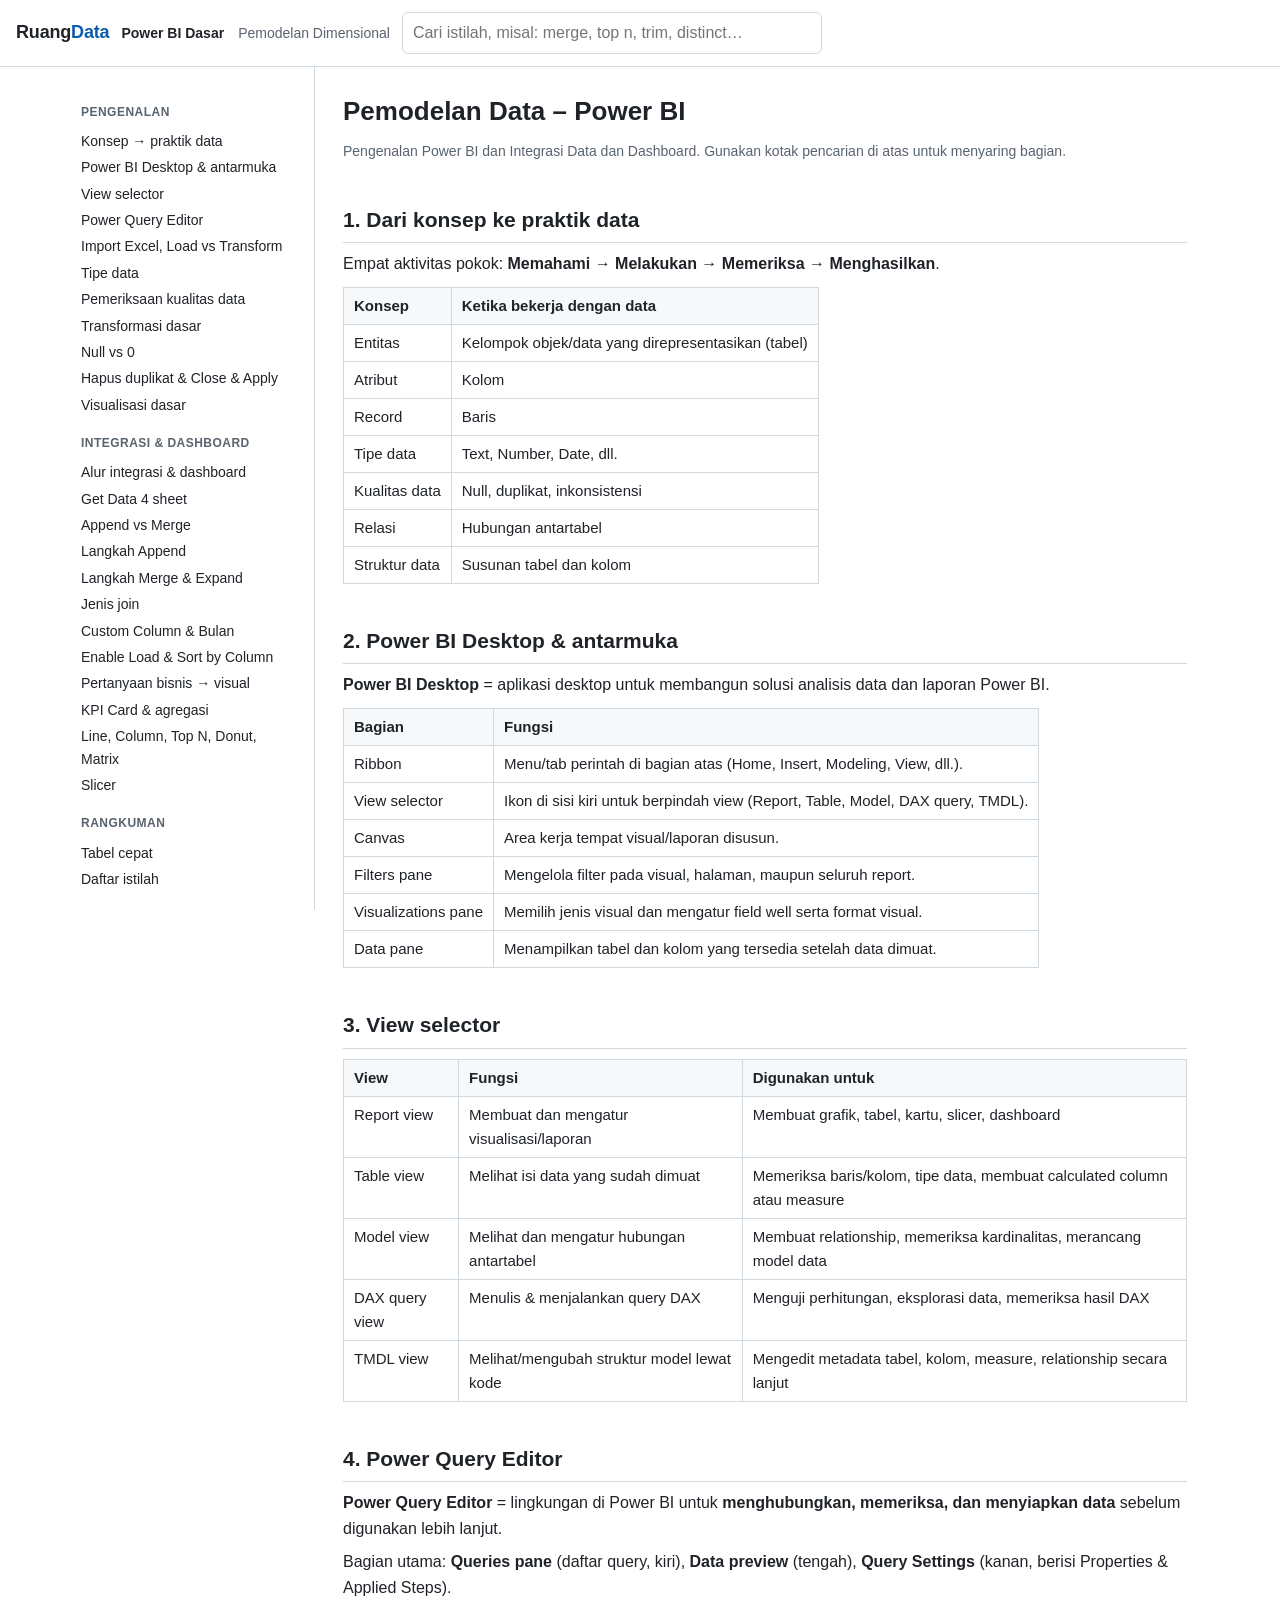
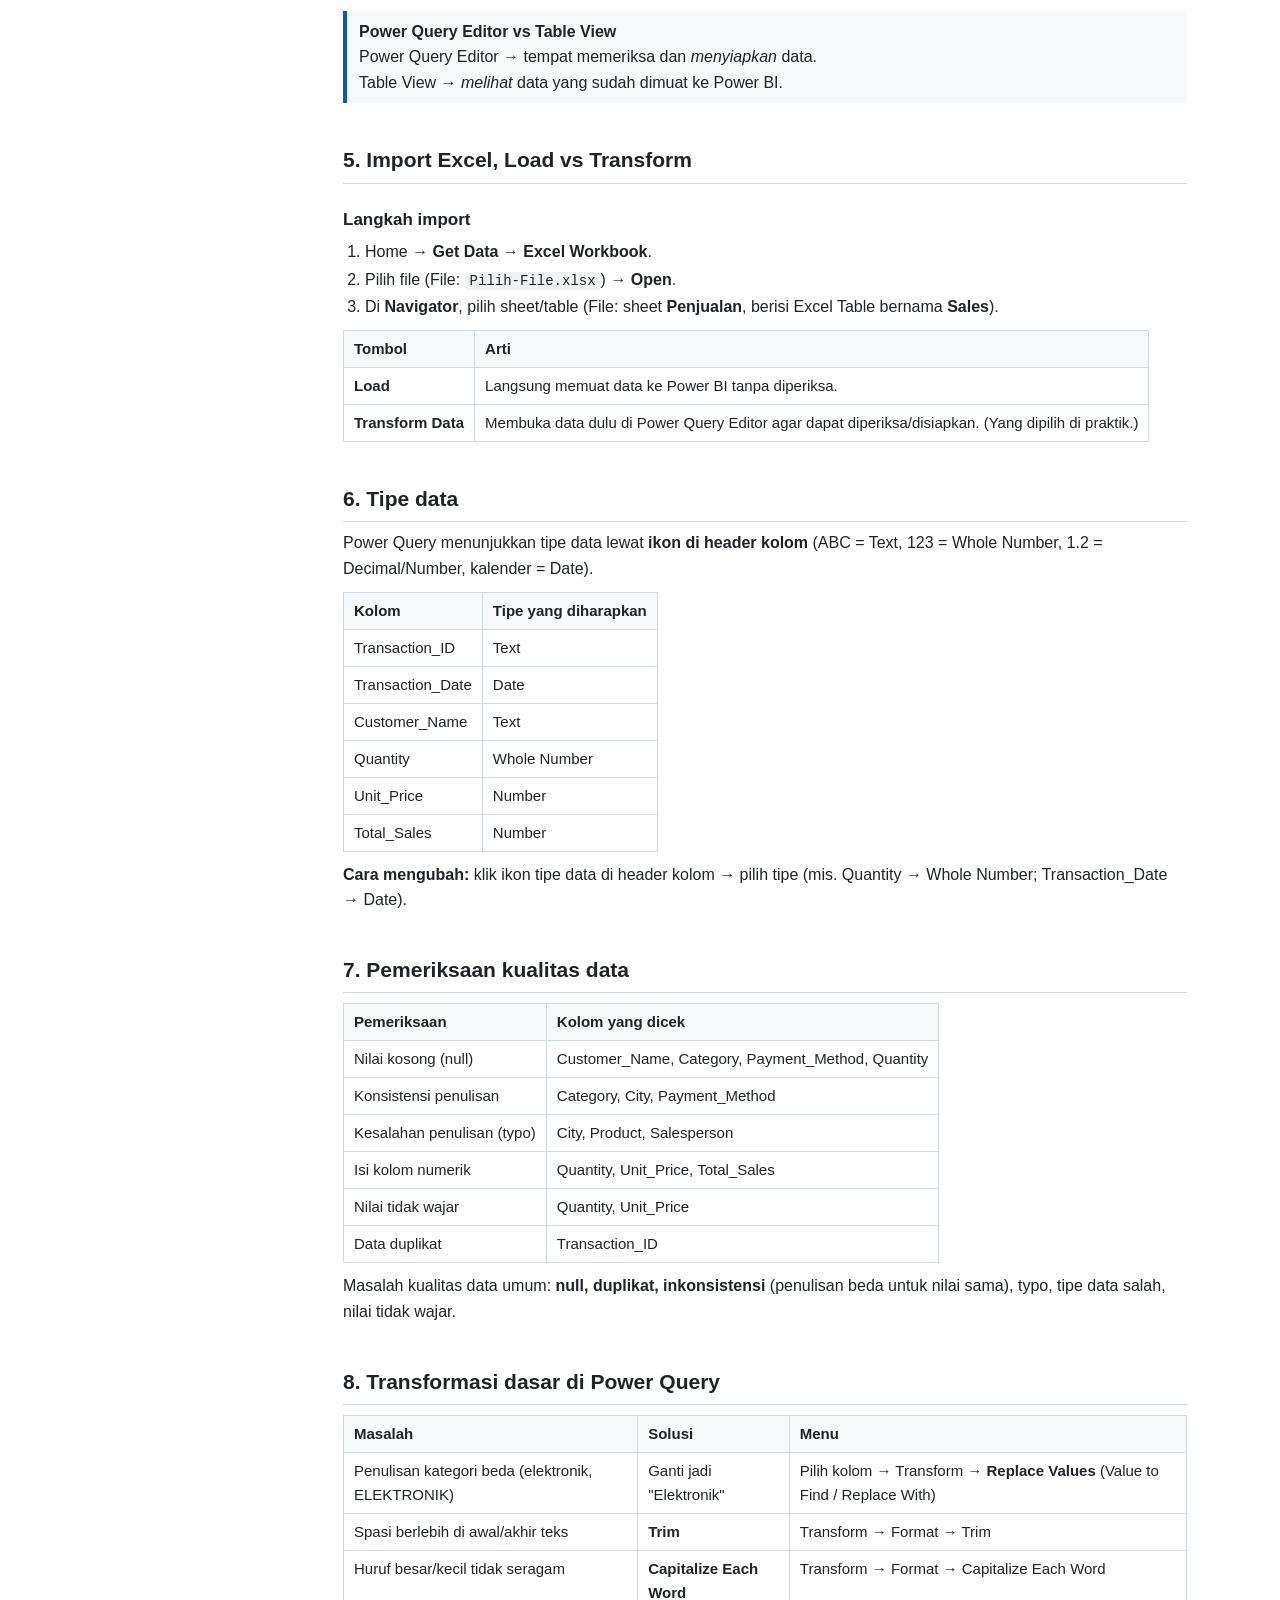
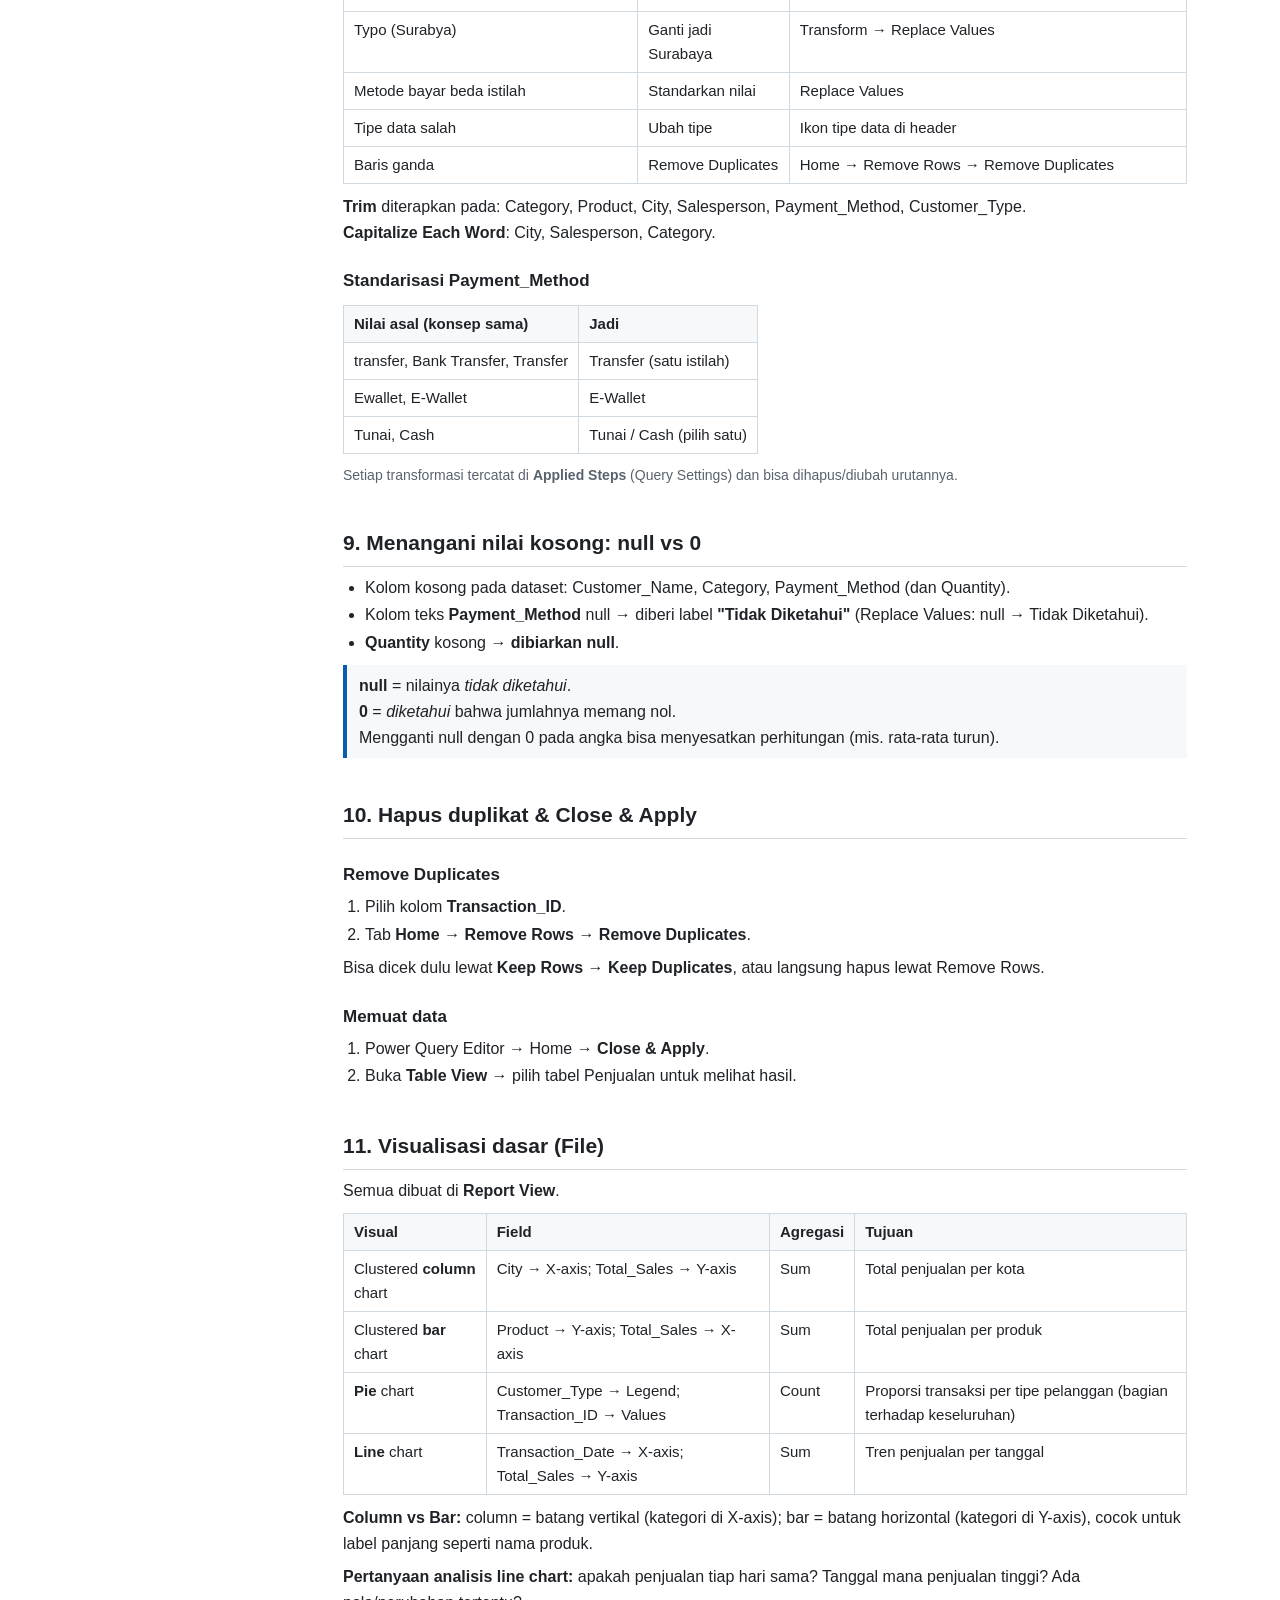
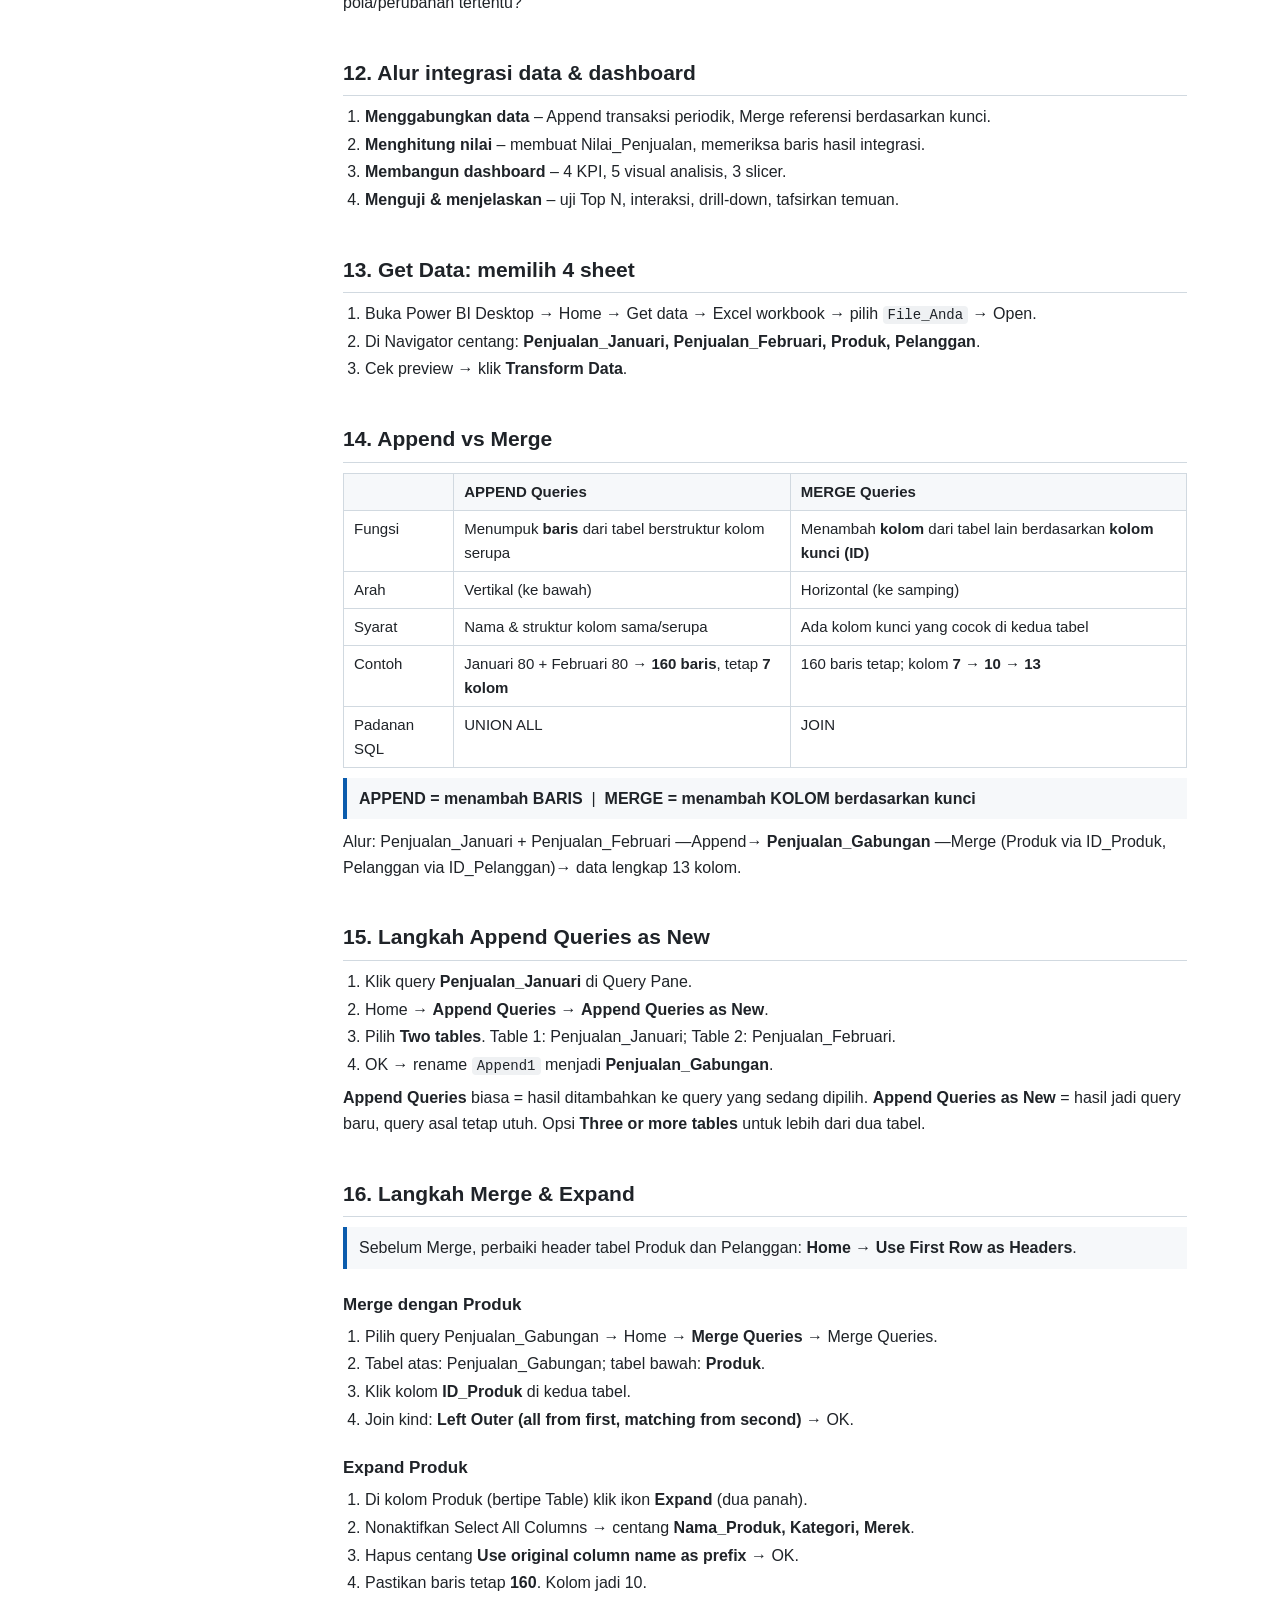
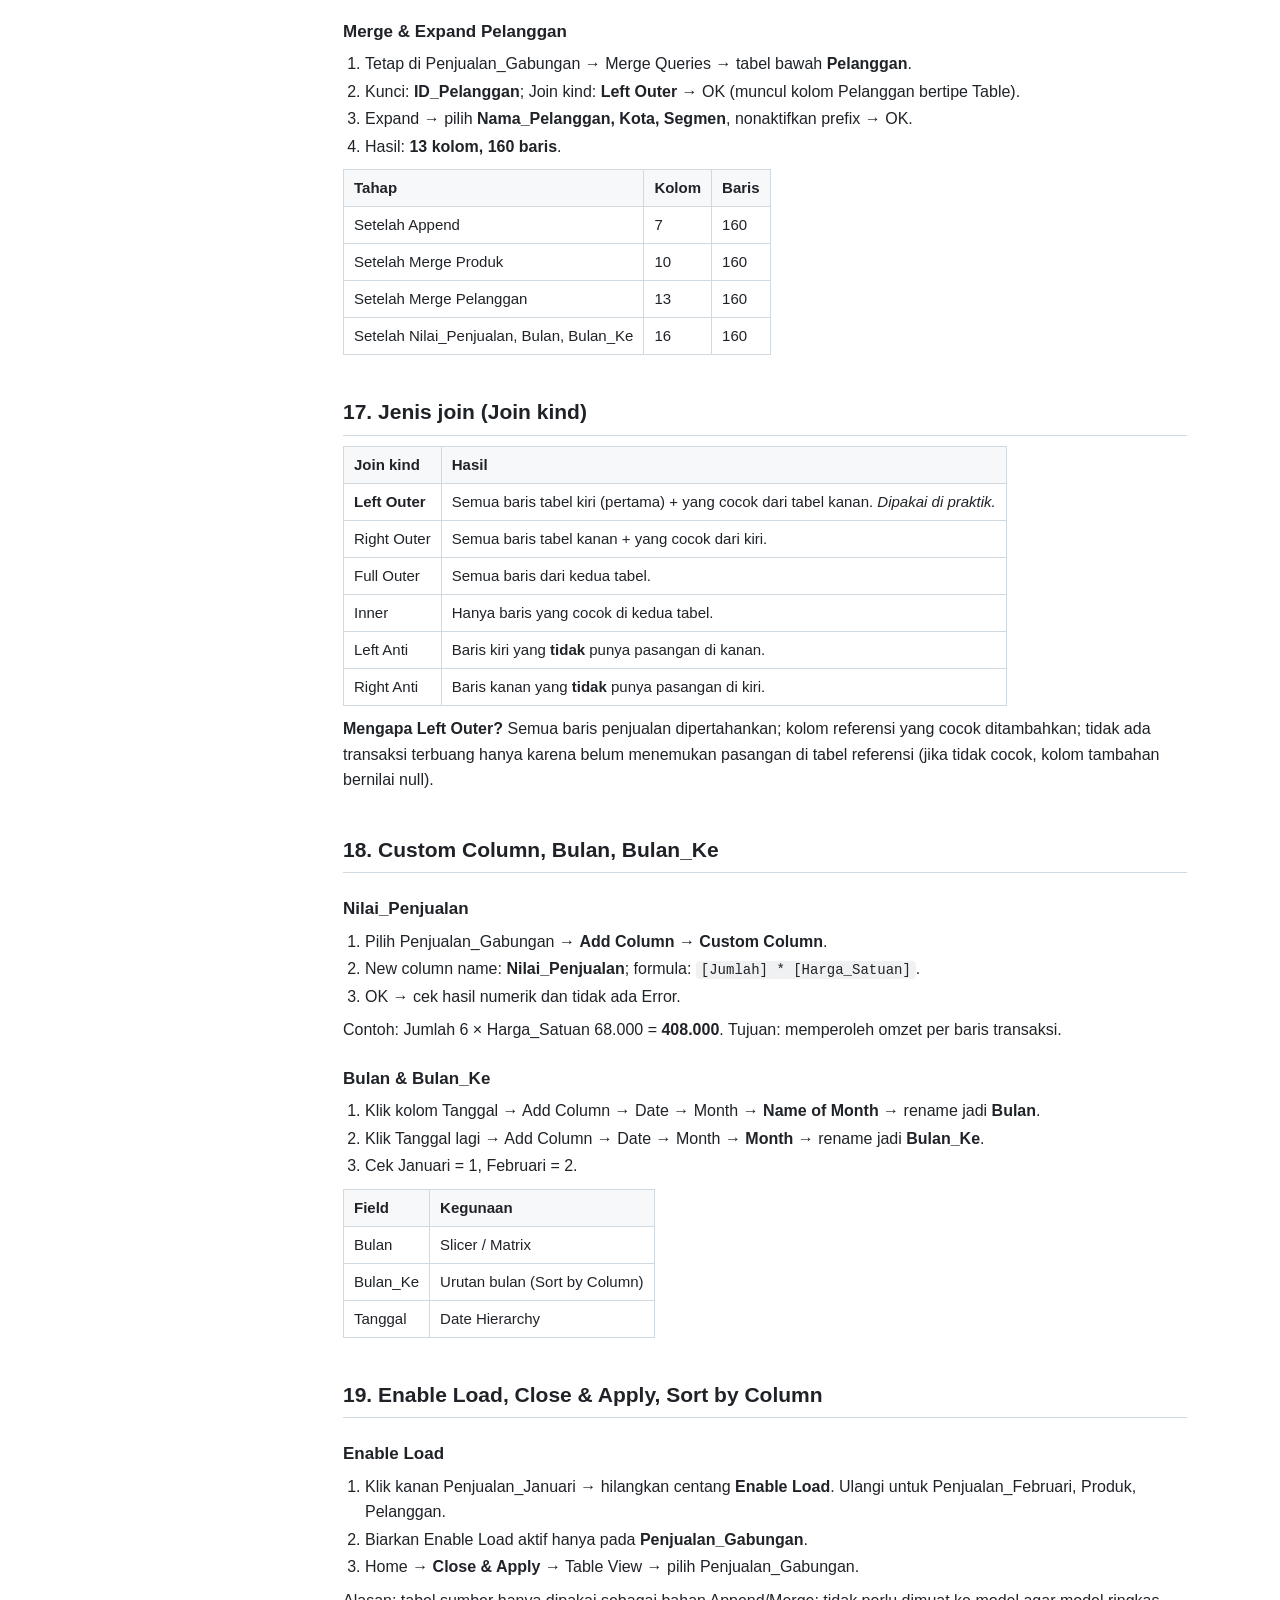
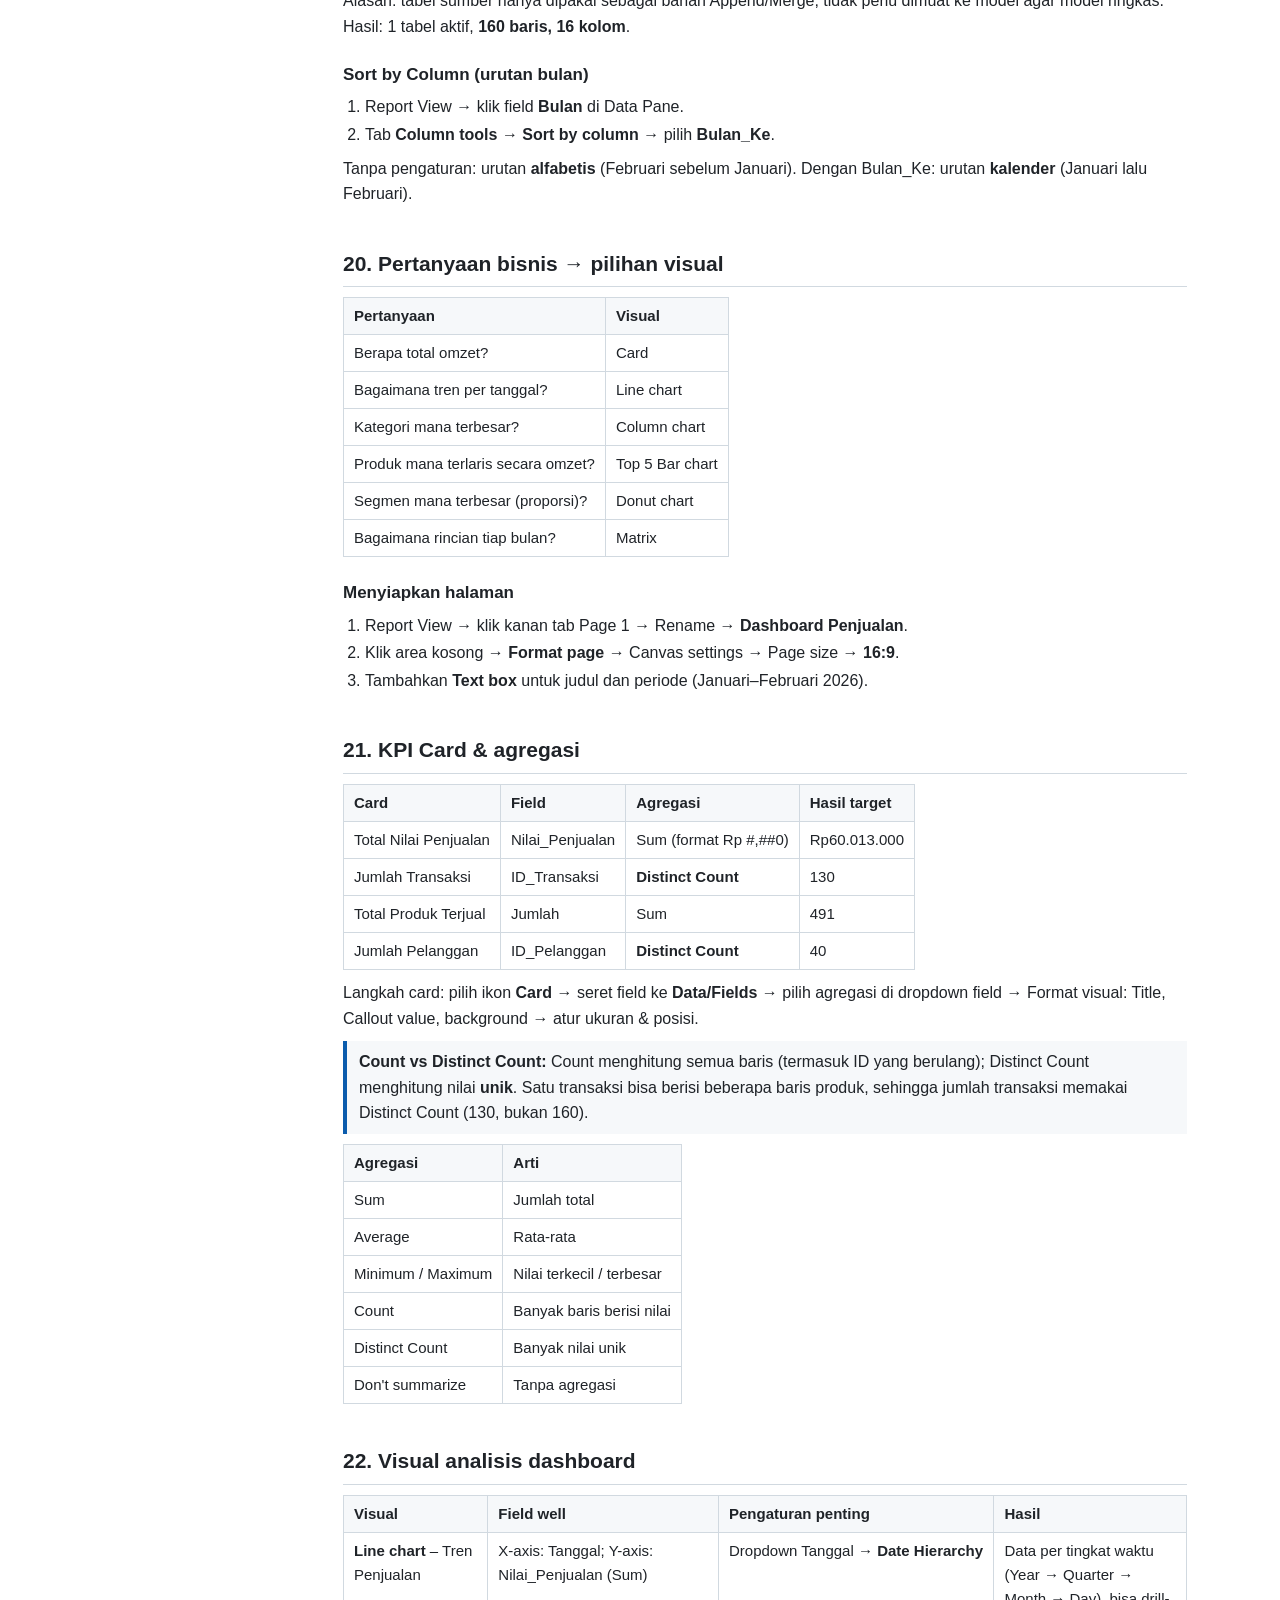
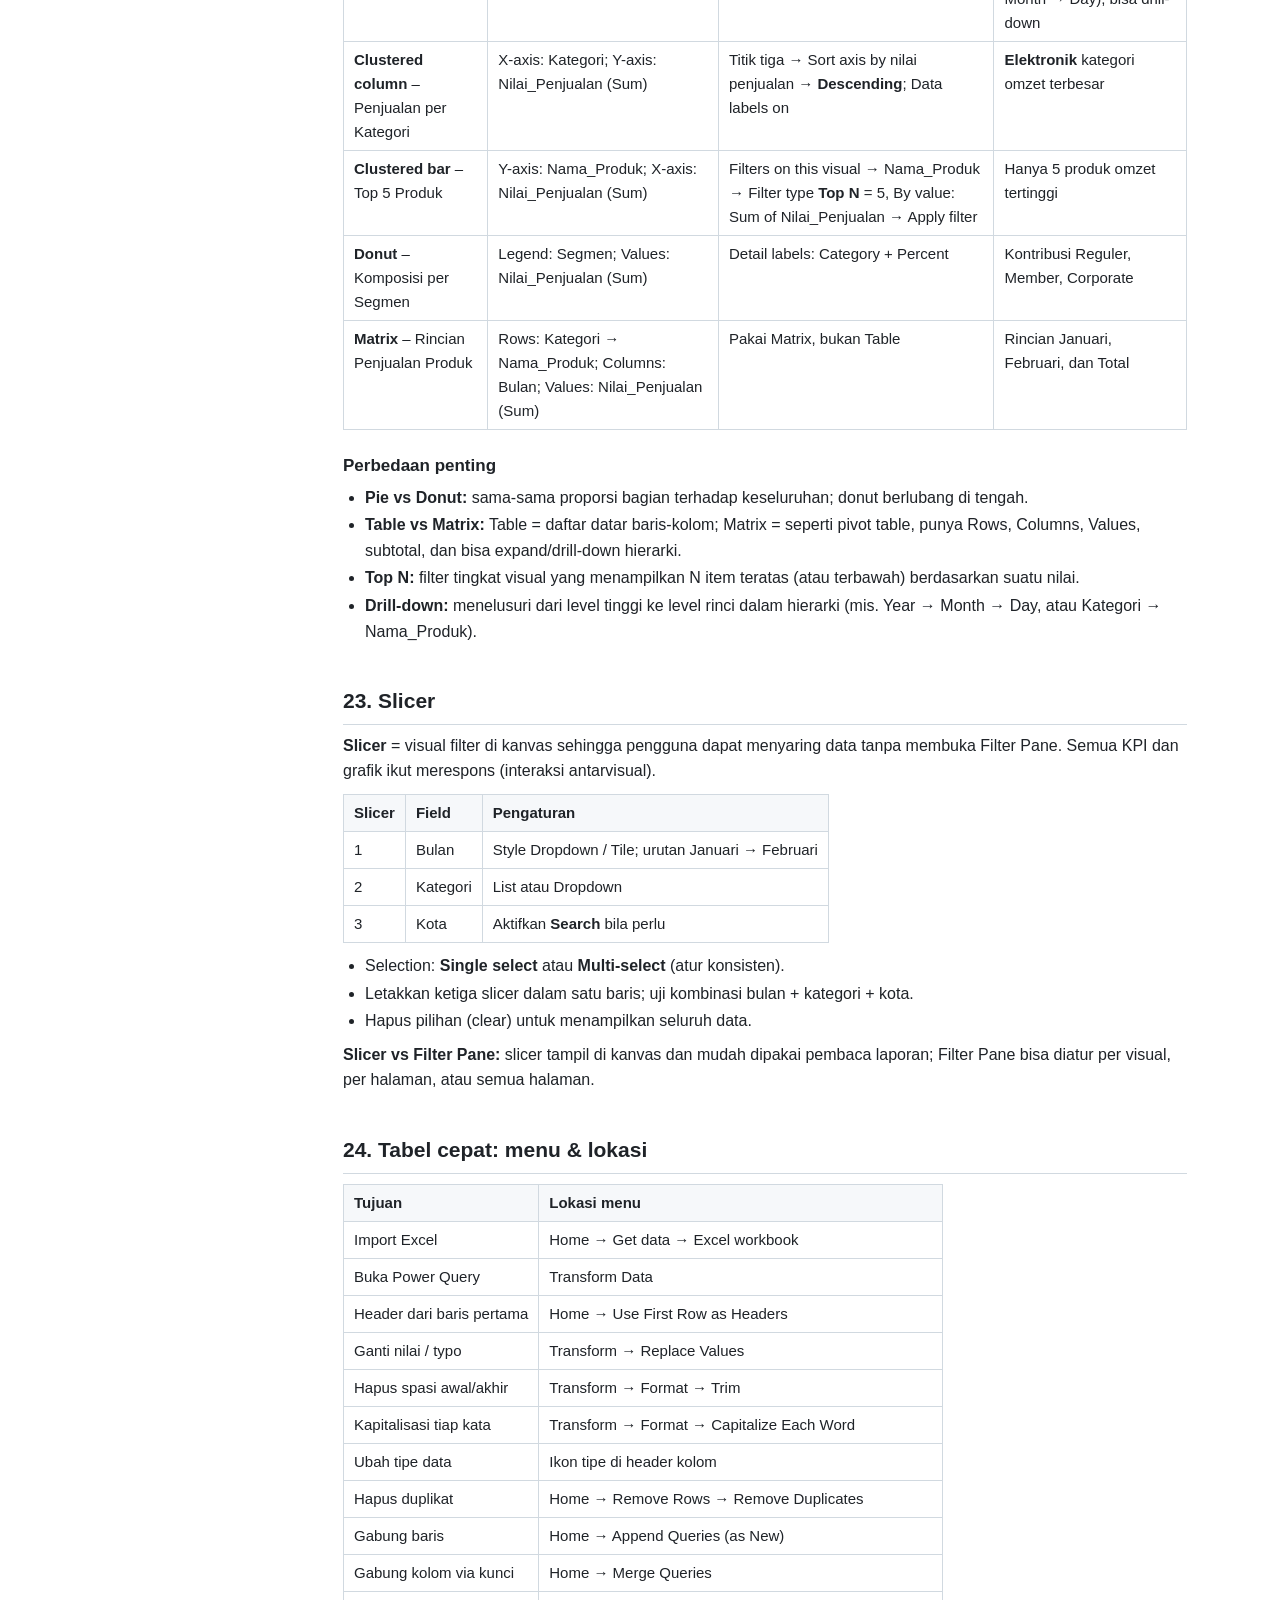
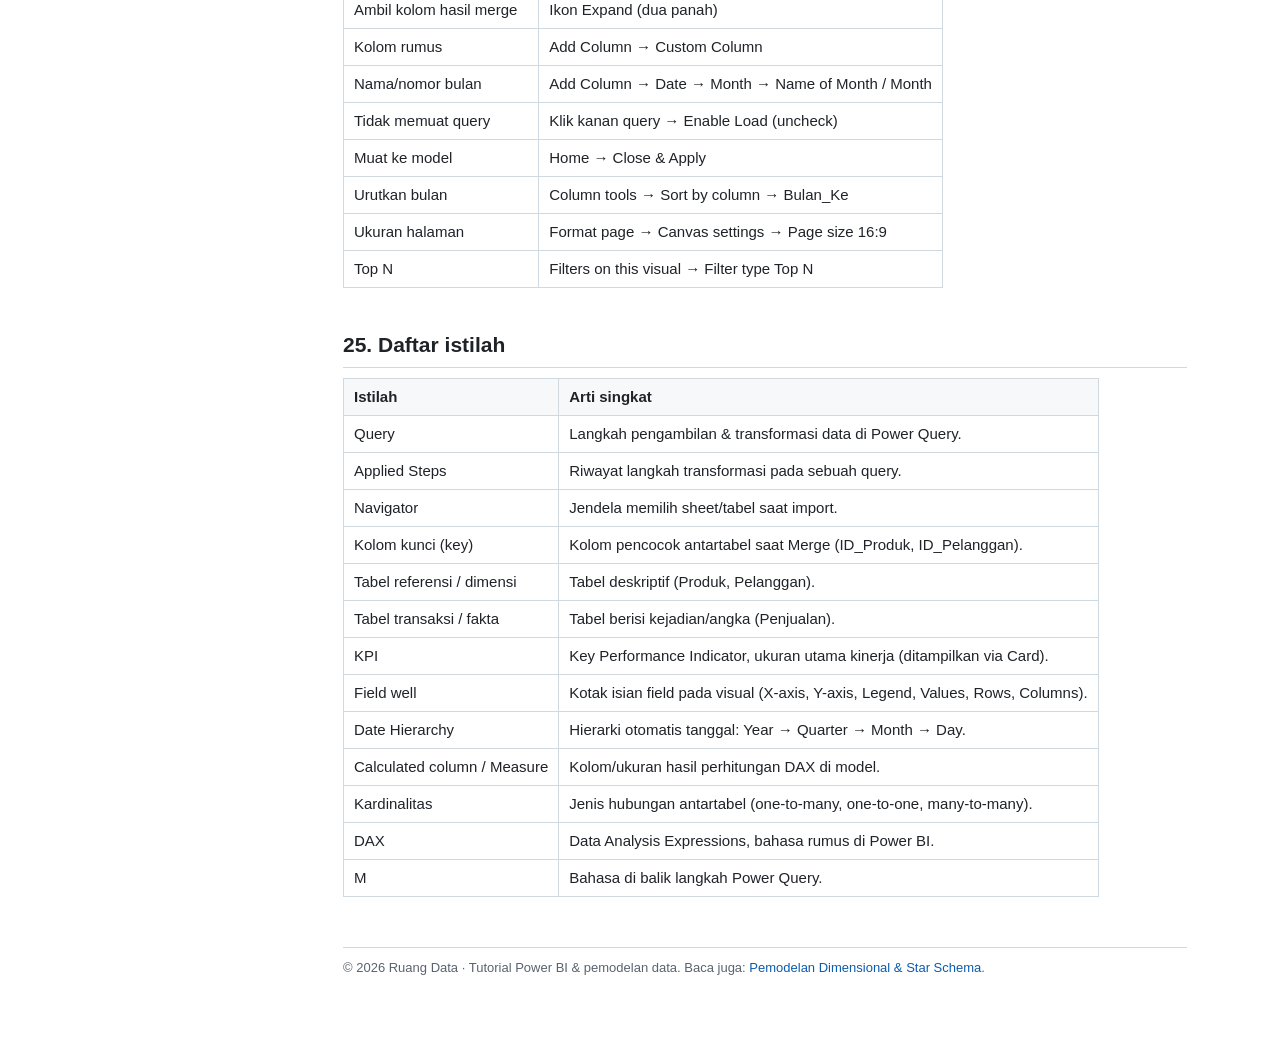
<file: index.html>
<!doctype html>
<html lang="id">
<head>
<meta charset="utf-8">
<meta name="viewport" content="width=device-width, initial-scale=1">
<title>Power BI Dasar: Power Query, Append & Merge, Dashboard | Ruang Data</title>
<meta name="description" content="Tutorial Power BI Desktop untuk pemula: Power Query, pembersihan data, Append & Merge, hingga membuat dashboard.">
<link rel="stylesheet" href="assets/style.css">
</head>
<body>
<header class="top">
  <a class="brand" href="./">Ruang<span>Data</span></a>
  <nav class="menu"><a class="on" href="./">Power BI Dasar</a><a href="pemodelan-dimensional/">Pemodelan Dimensional</a></nav>
  <input id="q" type="search" placeholder="Cari istilah, misal: merge, top n, trim, distinct…">
  <span id="info"></span>
</header>

<div class="wrap">
<nav class="toc">
  <h4>Pengenalan</h4>
  <a href="#konsep">Konsep → praktik data</a>
  <a href="#pbi">Power BI Desktop & antarmuka</a>
  <a href="#views">View selector</a>
  <a href="#pq">Power Query Editor</a>
  <a href="#import">Import Excel, Load vs Transform</a>
  <a href="#tipe">Tipe data</a>
  <a href="#cek">Pemeriksaan kualitas data</a>
  <a href="#transform">Transformasi dasar</a>
  <a href="#null">Null vs 0</a>
  <a href="#dup">Hapus duplikat & Close & Apply</a>
  <a href="#vis5">Visualisasi dasar</a>
  <h4>Integrasi &amp; Dashboard</h4>
  <a href="#alur6">Alur integrasi & dashboard</a>
  <a href="#getdata6">Get Data 4 sheet</a>
  <a href="#appendmerge">Append vs Merge</a>
  <a href="#append">Langkah Append</a>
  <a href="#merge">Langkah Merge & Expand</a>
  <a href="#join">Jenis join</a>
  <a href="#custom">Custom Column & Bulan</a>
  <a href="#load">Enable Load & Sort by Column</a>
  <a href="#tanya">Pertanyaan bisnis → visual</a>
  <a href="#kpi">KPI Card & agregasi</a>
  <a href="#vis6">Line, Column, Top N, Donut, Matrix</a>
  <a href="#slicer">Slicer</a>
  <h4>Rangkuman</h4>
  <a href="#cepat">Tabel cepat</a>
  <a href="#istilah">Daftar istilah</a>
</nav>

<main>
<h1>Pemodelan Data – Power BI</h1>
<p class="sub">Pengenalan Power BI dan Integrasi Data dan Dashboard. Gunakan kotak pencarian di atas untuk menyaring bagian.</p>

<!-- ================= P05 ================= -->
<section id="konsep">
<h2>1. Dari konsep ke praktik data</h2>
<p>Empat aktivitas pokok: <b>Memahami → Melakukan → Memeriksa → Menghasilkan</b>.</p>
<table>
<tr><th>Konsep</th><th>Ketika bekerja dengan data</th></tr>
<tr><td>Entitas</td><td>Kelompok objek/data yang direpresentasikan (tabel)</td></tr>
<tr><td>Atribut</td><td>Kolom</td></tr>
<tr><td>Record</td><td>Baris</td></tr>
<tr><td>Tipe data</td><td>Text, Number, Date, dll.</td></tr>
<tr><td>Kualitas data</td><td>Null, duplikat, inkonsistensi</td></tr>
<tr><td>Relasi</td><td>Hubungan antartabel</td></tr>
<tr><td>Struktur data</td><td>Susunan tabel dan kolom</td></tr>
</table>
</section>

<section id="pbi">
<h2>2. Power BI Desktop & antarmuka</h2>
<p><b>Power BI Desktop</b> = aplikasi desktop untuk membangun solusi analisis data dan laporan Power BI.</p>
<table>
<tr><th>Bagian</th><th>Fungsi</th></tr>
<tr><td>Ribbon</td><td>Menu/tab perintah di bagian atas (Home, Insert, Modeling, View, dll.).</td></tr>
<tr><td>View selector</td><td>Ikon di sisi kiri untuk berpindah view (Report, Table, Model, DAX query, TMDL).</td></tr>
<tr><td>Canvas</td><td>Area kerja tempat visual/laporan disusun.</td></tr>
<tr><td>Filters pane</td><td>Mengelola filter pada visual, halaman, maupun seluruh report.</td></tr>
<tr><td>Visualizations pane</td><td>Memilih jenis visual dan mengatur field well serta format visual.</td></tr>
<tr><td>Data pane</td><td>Menampilkan tabel dan kolom yang tersedia setelah data dimuat.</td></tr>
</table>
</section>

<section id="views">
<h2>3. View selector</h2>
<table>
<tr><th>View</th><th>Fungsi</th><th>Digunakan untuk</th></tr>
<tr><td>Report view</td><td>Membuat dan mengatur visualisasi/laporan</td><td>Membuat grafik, tabel, kartu, slicer, dashboard</td></tr>
<tr><td>Table view</td><td>Melihat isi data yang sudah dimuat</td><td>Memeriksa baris/kolom, tipe data, membuat calculated column atau measure</td></tr>
<tr><td>Model view</td><td>Melihat dan mengatur hubungan antartabel</td><td>Membuat relationship, memeriksa kardinalitas, merancang model data</td></tr>
<tr><td>DAX query view</td><td>Menulis & menjalankan query DAX</td><td>Menguji perhitungan, eksplorasi data, memeriksa hasil DAX</td></tr>
<tr><td>TMDL view</td><td>Melihat/mengubah struktur model lewat kode</td><td>Mengedit metadata tabel, kolom, measure, relationship secara lanjut</td></tr>
</table>
</section>

<section id="pq">
<h2>4. Power Query Editor</h2>
<p><b>Power Query Editor</b> = lingkungan di Power BI untuk <b>menghubungkan, memeriksa, dan menyiapkan data</b> sebelum digunakan lebih lanjut.</p>
<p>Bagian utama: <b>Queries pane</b> (daftar query, kiri), <b>Data preview</b> (tengah), <b>Query Settings</b> (kanan, berisi Properties & Applied Steps).</p>
<div class="note"><b>Power Query Editor vs Table View</b><br>Power Query Editor → tempat memeriksa dan <i>menyiapkan</i> data.<br>Table View → <i>melihat</i> data yang sudah dimuat ke Power BI.</div>
</section>

<section id="import">
<h2>5. Import Excel, Load vs Transform</h2>
<h3>Langkah import</h3>
<ol>
<li>Home → <b>Get Data</b> → <b>Excel Workbook</b>.</li>
<li>Pilih file (File: <code>Pilih-File.xlsx</code>) → <b>Open</b>.</li>
<li>Di <b>Navigator</b>, pilih sheet/table (File: sheet <b>Penjualan</b>, berisi Excel Table bernama <b>Sales</b>).</li>
</ol>
<table>
<tr><th>Tombol</th><th>Arti</th></tr>
<tr><td><b>Load</b></td><td>Langsung memuat data ke Power BI tanpa diperiksa.</td></tr>
<tr><td><b>Transform Data</b></td><td>Membuka data dulu di Power Query Editor agar dapat diperiksa/disiapkan. (Yang dipilih di praktik.)</td></tr>
</table>
</section>

<section id="tipe">
<h2>6. Tipe data</h2>
<p>Power Query menunjukkan tipe data lewat <b>ikon di header kolom</b> (ABC = Text, 123 = Whole Number, 1.2 = Decimal/Number, kalender = Date).</p>
<table>
<tr><th>Kolom</th><th>Tipe yang diharapkan</th></tr>
<tr><td>Transaction_ID</td><td>Text</td></tr>
<tr><td>Transaction_Date</td><td>Date</td></tr>
<tr><td>Customer_Name</td><td>Text</td></tr>
<tr><td>Quantity</td><td>Whole Number</td></tr>
<tr><td>Unit_Price</td><td>Number</td></tr>
<tr><td>Total_Sales</td><td>Number</td></tr>
</table>
<p><b>Cara mengubah:</b> klik ikon tipe data di header kolom → pilih tipe (mis. Quantity → Whole Number; Transaction_Date → Date).</p>
</section>

<section id="cek">
<h2>7. Pemeriksaan kualitas data</h2>
<table>
<tr><th>Pemeriksaan</th><th>Kolom yang dicek</th></tr>
<tr><td>Nilai kosong (null)</td><td>Customer_Name, Category, Payment_Method, Quantity</td></tr>
<tr><td>Konsistensi penulisan</td><td>Category, City, Payment_Method</td></tr>
<tr><td>Kesalahan penulisan (typo)</td><td>City, Product, Salesperson</td></tr>
<tr><td>Isi kolom numerik</td><td>Quantity, Unit_Price, Total_Sales</td></tr>
<tr><td>Nilai tidak wajar</td><td>Quantity, Unit_Price</td></tr>
<tr><td>Data duplikat</td><td>Transaction_ID</td></tr>
</table>
<p>Masalah kualitas data umum: <b>null, duplikat, inkonsistensi</b> (penulisan beda untuk nilai sama), typo, tipe data salah, nilai tidak wajar.</p>
</section>

<section id="transform">
<h2>8. Transformasi dasar di Power Query</h2>
<table>
<tr><th>Masalah</th><th>Solusi</th><th>Menu</th></tr>
<tr><td>Penulisan kategori beda (elektronik, ELEKTRONIK)</td><td>Ganti jadi "Elektronik"</td><td>Pilih kolom → Transform → <b>Replace Values</b> (Value to Find / Replace With)</td></tr>
<tr><td>Spasi berlebih di awal/akhir teks</td><td><b>Trim</b></td><td>Transform → Format → Trim</td></tr>
<tr><td>Huruf besar/kecil tidak seragam</td><td><b>Capitalize Each Word</b></td><td>Transform → Format → Capitalize Each Word</td></tr>
<tr><td>Typo (Surabya)</td><td>Ganti jadi Surabaya</td><td>Transform → Replace Values</td></tr>
<tr><td>Metode bayar beda istilah</td><td>Standarkan nilai</td><td>Replace Values</td></tr>
<tr><td>Tipe data salah</td><td>Ubah tipe</td><td>Ikon tipe data di header</td></tr>
<tr><td>Baris ganda</td><td>Remove Duplicates</td><td>Home → Remove Rows → Remove Duplicates</td></tr>
</table>
<p><b>Trim</b> diterapkan pada: Category, Product, City, Salesperson, Payment_Method, Customer_Type.<br>
<b>Capitalize Each Word</b>: City, Salesperson, Category.</p>
<h3>Standarisasi Payment_Method</h3>
<table>
<tr><th>Nilai asal (konsep sama)</th><th>Jadi</th></tr>
<tr><td>transfer, Bank Transfer, Transfer</td><td>Transfer (satu istilah)</td></tr>
<tr><td>Ewallet, E-Wallet</td><td>E-Wallet</td></tr>
<tr><td>Tunai, Cash</td><td>Tunai / Cash (pilih satu)</td></tr>
</table>
<p class="sub">Setiap transformasi tercatat di <b>Applied Steps</b> (Query Settings) dan bisa dihapus/diubah urutannya.</p>
</section>

<section id="null">
<h2>9. Menangani nilai kosong: null vs 0</h2>
<ul>
<li>Kolom kosong pada dataset: Customer_Name, Category, Payment_Method (dan Quantity).</li>
<li>Kolom teks <b>Payment_Method</b> null → diberi label <b>"Tidak Diketahui"</b> (Replace Values: null → Tidak Diketahui).</li>
<li><b>Quantity</b> kosong → <b>dibiarkan null</b>.</li>
</ul>
<div class="note"><b>null</b> = nilainya <i>tidak diketahui</i>.<br><b>0</b> = <i>diketahui</i> bahwa jumlahnya memang nol.<br>Mengganti null dengan 0 pada angka bisa menyesatkan perhitungan (mis. rata-rata turun).</div>
</section>

<section id="dup">
<h2>10. Hapus duplikat & Close & Apply</h2>
<h3>Remove Duplicates</h3>
<ol>
<li>Pilih kolom <b>Transaction_ID</b>.</li>
<li>Tab <b>Home</b> → <b>Remove Rows</b> → <b>Remove Duplicates</b>.</li>
</ol>
<p>Bisa dicek dulu lewat <b>Keep Rows → Keep Duplicates</b>, atau langsung hapus lewat Remove Rows.</p>
<h3>Memuat data</h3>
<ol>
<li>Power Query Editor → Home → <b>Close &amp; Apply</b>.</li>
<li>Buka <b>Table View</b> → pilih tabel Penjualan untuk melihat hasil.</li>
</ol>
</section>

<section id="vis5">
<h2>11. Visualisasi dasar (File)</h2>
<p>Semua dibuat di <b>Report View</b>.</p>
<table>
<tr><th>Visual</th><th>Field</th><th>Agregasi</th><th>Tujuan</th></tr>
<tr><td>Clustered <b>column</b> chart</td><td>City → X-axis; Total_Sales → Y-axis</td><td>Sum</td><td>Total penjualan per kota</td></tr>
<tr><td>Clustered <b>bar</b> chart</td><td>Product → Y-axis; Total_Sales → X-axis</td><td>Sum</td><td>Total penjualan per produk</td></tr>
<tr><td><b>Pie</b> chart</td><td>Customer_Type → Legend; Transaction_ID → Values</td><td>Count</td><td>Proporsi transaksi per tipe pelanggan (bagian terhadap keseluruhan)</td></tr>
<tr><td><b>Line</b> chart</td><td>Transaction_Date → X-axis; Total_Sales → Y-axis</td><td>Sum</td><td>Tren penjualan per tanggal</td></tr>
</table>
<p><b>Column vs Bar:</b> column = batang vertikal (kategori di X-axis); bar = batang horizontal (kategori di Y-axis), cocok untuk label panjang seperti nama produk.</p>
<p><b>Pertanyaan analisis line chart:</b> apakah penjualan tiap hari sama? Tanggal mana penjualan tinggi? Ada pola/perubahan tertentu?</p>
</section>

<!-- ================= P06 ================= -->
<section id="alur6">
<h2>12. Alur integrasi data & dashboard</h2>
<ol>
<li><b>Menggabungkan data</b> – Append transaksi periodik, Merge referensi berdasarkan kunci.</li>
<li><b>Menghitung nilai</b> – membuat Nilai_Penjualan, memeriksa baris hasil integrasi.</li>
<li><b>Membangun dashboard</b> – 4 KPI, 5 visual analisis, 3 slicer.</li>
<li><b>Menguji & menjelaskan</b> – uji Top N, interaksi, drill-down, tafsirkan temuan.</li>
</ol>
</section>

<section id="getdata6">
<h2>13. Get Data: memilih 4 sheet</h2>
<ol>
<li>Buka Power BI Desktop → Home → Get data → Excel workbook → pilih <code>File_Anda</code> → Open.</li>
<li>Di Navigator centang: <b>Penjualan_Januari, Penjualan_Februari, Produk, Pelanggan</b>.</li>
<li>Cek preview → klik <b>Transform Data</b>.</li>
</ol>
</section>

<section id="appendmerge">
<h2>14. Append vs Merge</h2>
<table>
<tr><th></th><th>APPEND Queries</th><th>MERGE Queries</th></tr>
<tr><td>Fungsi</td><td>Menumpuk <b>baris</b> dari tabel berstruktur kolom serupa</td><td>Menambah <b>kolom</b> dari tabel lain berdasarkan <b>kolom kunci (ID)</b></td></tr>
<tr><td>Arah</td><td>Vertikal (ke bawah)</td><td>Horizontal (ke samping)</td></tr>
<tr><td>Syarat</td><td>Nama & struktur kolom sama/serupa</td><td>Ada kolom kunci yang cocok di kedua tabel</td></tr>
<tr><td>Contoh </td><td>Januari 80 + Februari 80 → <b>160 baris</b>, tetap <b>7 kolom</b></td><td>160 baris tetap; kolom <b>7 → 10 → 13</b></td></tr>
<tr><td>Padanan SQL</td><td>UNION ALL</td><td>JOIN</td></tr>
</table>
<div class="note"><b>APPEND = menambah BARIS</b> &nbsp;|&nbsp; <b>MERGE = menambah KOLOM berdasarkan kunci</b></div>
<p>Alur: Penjualan_Januari + Penjualan_Februari —Append→ <b>Penjualan_Gabungan</b> —Merge (Produk via ID_Produk, Pelanggan via ID_Pelanggan)→ data lengkap 13 kolom.</p>
</section>

<section id="append">
<h2>15. Langkah Append Queries as New</h2>
<ol>
<li>Klik query <b>Penjualan_Januari</b> di Query Pane.</li>
<li>Home → <b>Append Queries</b> → <b>Append Queries as New</b>.</li>
<li>Pilih <b>Two tables</b>. Table 1: Penjualan_Januari; Table 2: Penjualan_Februari.</li>
<li>OK → rename <code>Append1</code> menjadi <b>Penjualan_Gabungan</b>.</li>
</ol>
<p><b>Append Queries</b> biasa = hasil ditambahkan ke query yang sedang dipilih. <b>Append Queries as New</b> = hasil jadi query baru, query asal tetap utuh. Opsi <b>Three or more tables</b> untuk lebih dari dua tabel.</p>
</section>

<section id="merge">
<h2>16. Langkah Merge & Expand</h2>
<div class="note">Sebelum Merge, perbaiki header tabel Produk dan Pelanggan: <b>Home → Use First Row as Headers</b>.</div>
<h3>Merge dengan Produk</h3>
<ol>
<li>Pilih query Penjualan_Gabungan → Home → <b>Merge Queries</b> → Merge Queries.</li>
<li>Tabel atas: Penjualan_Gabungan; tabel bawah: <b>Produk</b>.</li>
<li>Klik kolom <b>ID_Produk</b> di kedua tabel.</li>
<li>Join kind: <b>Left Outer (all from first, matching from second)</b> → OK.</li>
</ol>
<h3>Expand Produk</h3>
<ol>
<li>Di kolom Produk (bertipe Table) klik ikon <b>Expand</b> (dua panah).</li>
<li>Nonaktifkan Select All Columns → centang <b>Nama_Produk, Kategori, Merek</b>.</li>
<li>Hapus centang <b>Use original column name as prefix</b> → OK.</li>
<li>Pastikan baris tetap <b>160</b>. Kolom jadi 10.</li>
</ol>
<h3>Merge & Expand Pelanggan</h3>
<ol>
<li>Tetap di Penjualan_Gabungan → Merge Queries → tabel bawah <b>Pelanggan</b>.</li>
<li>Kunci: <b>ID_Pelanggan</b>; Join kind: <b>Left Outer</b> → OK (muncul kolom Pelanggan bertipe Table).</li>
<li>Expand → pilih <b>Nama_Pelanggan, Kota, Segmen</b>, nonaktifkan prefix → OK.</li>
<li>Hasil: <b>13 kolom, 160 baris</b>.</li>
</ol>
<table>
<tr><th>Tahap</th><th>Kolom</th><th>Baris</th></tr>
<tr><td>Setelah Append</td><td>7</td><td>160</td></tr>
<tr><td>Setelah Merge Produk</td><td>10</td><td>160</td></tr>
<tr><td>Setelah Merge Pelanggan</td><td>13</td><td>160</td></tr>
<tr><td>Setelah Nilai_Penjualan, Bulan, Bulan_Ke</td><td>16</td><td>160</td></tr>
</table>
</section>

<section id="join">
<h2>17. Jenis join (Join kind)</h2>
<table>
<tr><th>Join kind</th><th>Hasil</th></tr>
<tr><td><b>Left Outer</b></td><td>Semua baris tabel kiri (pertama) + yang cocok dari tabel kanan. <i>Dipakai di praktik.</i></td></tr>
<tr><td>Right Outer</td><td>Semua baris tabel kanan + yang cocok dari kiri.</td></tr>
<tr><td>Full Outer</td><td>Semua baris dari kedua tabel.</td></tr>
<tr><td>Inner</td><td>Hanya baris yang cocok di kedua tabel.</td></tr>
<tr><td>Left Anti</td><td>Baris kiri yang <b>tidak</b> punya pasangan di kanan.</td></tr>
<tr><td>Right Anti</td><td>Baris kanan yang <b>tidak</b> punya pasangan di kiri.</td></tr>
</table>
<p><b>Mengapa Left Outer?</b> Semua baris penjualan dipertahankan; kolom referensi yang cocok ditambahkan; tidak ada transaksi terbuang hanya karena belum menemukan pasangan di tabel referensi (jika tidak cocok, kolom tambahan bernilai null).</p>
</section>

<section id="custom">
<h2>18. Custom Column, Bulan, Bulan_Ke</h2>
<h3>Nilai_Penjualan</h3>
<ol>
<li>Pilih Penjualan_Gabungan → <b>Add Column → Custom Column</b>.</li>
<li>New column name: <b>Nilai_Penjualan</b>; formula: <code>[Jumlah] * [Harga_Satuan]</code>.</li>
<li>OK → cek hasil numerik dan tidak ada Error.</li>
</ol>
<p>Contoh: Jumlah 6 × Harga_Satuan 68.000 = <b>408.000</b>. Tujuan: memperoleh omzet per baris transaksi.</p>
<h3>Bulan & Bulan_Ke</h3>
<ol>
<li>Klik kolom Tanggal → Add Column → Date → Month → <b>Name of Month</b> → rename jadi <b>Bulan</b>.</li>
<li>Klik Tanggal lagi → Add Column → Date → Month → <b>Month</b> → rename jadi <b>Bulan_Ke</b>.</li>
<li>Cek Januari = 1, Februari = 2.</li>
</ol>
<table>
<tr><th>Field</th><th>Kegunaan</th></tr>
<tr><td>Bulan</td><td>Slicer / Matrix</td></tr>
<tr><td>Bulan_Ke</td><td>Urutan bulan (Sort by Column)</td></tr>
<tr><td>Tanggal</td><td>Date Hierarchy</td></tr>
</table>
</section>

<section id="load">
<h2>19. Enable Load, Close & Apply, Sort by Column</h2>
<h3>Enable Load</h3>
<ol>
<li>Klik kanan Penjualan_Januari → hilangkan centang <b>Enable Load</b>. Ulangi untuk Penjualan_Februari, Produk, Pelanggan.</li>
<li>Biarkan Enable Load aktif hanya pada <b>Penjualan_Gabungan</b>.</li>
<li>Home → <b>Close &amp; Apply</b> → Table View → pilih Penjualan_Gabungan.</li>
</ol>
<p>Alasan: tabel sumber hanya dipakai sebagai bahan Append/Merge; tidak perlu dimuat ke model agar model ringkas. Hasil: 1 tabel aktif, <b>160 baris, 16 kolom</b>.</p>
<h3>Sort by Column (urutan bulan)</h3>
<ol>
<li>Report View → klik field <b>Bulan</b> di Data Pane.</li>
<li>Tab <b>Column tools</b> → <b>Sort by column</b> → pilih <b>Bulan_Ke</b>.</li>
</ol>
<p>Tanpa pengaturan: urutan <b>alfabetis</b> (Februari sebelum Januari). Dengan Bulan_Ke: urutan <b>kalender</b> (Januari lalu Februari).</p>
</section>

<section id="tanya">
<h2>20. Pertanyaan bisnis → pilihan visual</h2>
<table>
<tr><th>Pertanyaan</th><th>Visual</th></tr>
<tr><td>Berapa total omzet?</td><td>Card</td></tr>
<tr><td>Bagaimana tren per tanggal?</td><td>Line chart</td></tr>
<tr><td>Kategori mana terbesar?</td><td>Column chart</td></tr>
<tr><td>Produk mana terlaris secara omzet?</td><td>Top 5 Bar chart</td></tr>
<tr><td>Segmen mana terbesar (proporsi)?</td><td>Donut chart</td></tr>
<tr><td>Bagaimana rincian tiap bulan?</td><td>Matrix</td></tr>
</table>
<h3>Menyiapkan halaman</h3>
<ol>
<li>Report View → klik kanan tab Page 1 → Rename → <b>Dashboard Penjualan</b>.</li>
<li>Klik area kosong → <b>Format page</b> → Canvas settings → Page size → <b>16:9</b>.</li>
<li>Tambahkan <b>Text box</b> untuk judul dan periode (Januari–Februari 2026).</li>
</ol>
</section>

<section id="kpi">
<h2>21. KPI Card & agregasi</h2>
<table>
<tr><th>Card</th><th>Field</th><th>Agregasi</th><th>Hasil target</th></tr>
<tr><td>Total Nilai Penjualan</td><td>Nilai_Penjualan</td><td>Sum (format Rp #,##0)</td><td>Rp60.013.000</td></tr>
<tr><td>Jumlah Transaksi</td><td>ID_Transaksi</td><td><b>Distinct Count</b></td><td>130</td></tr>
<tr><td>Total Produk Terjual</td><td>Jumlah</td><td>Sum</td><td>491</td></tr>
<tr><td>Jumlah Pelanggan</td><td>ID_Pelanggan</td><td><b>Distinct Count</b></td><td>40</td></tr>
</table>
<p>Langkah card: pilih ikon <b>Card</b> → seret field ke <b>Data/Fields</b> → pilih agregasi di dropdown field → Format visual: Title, Callout value, background → atur ukuran & posisi.</p>
<div class="note"><b>Count vs Distinct Count:</b> Count menghitung semua baris (termasuk ID yang berulang); Distinct Count menghitung nilai <b>unik</b>. Satu transaksi bisa berisi beberapa baris produk, sehingga jumlah transaksi memakai Distinct Count (130, bukan 160).</div>
<table>
<tr><th>Agregasi</th><th>Arti</th></tr>
<tr><td>Sum</td><td>Jumlah total</td></tr>
<tr><td>Average</td><td>Rata-rata</td></tr>
<tr><td>Minimum / Maximum</td><td>Nilai terkecil / terbesar</td></tr>
<tr><td>Count</td><td>Banyak baris berisi nilai</td></tr>
<tr><td>Distinct Count</td><td>Banyak nilai unik</td></tr>
<tr><td>Don't summarize</td><td>Tanpa agregasi</td></tr>
</table>
</section>

<section id="vis6">
<h2>22. Visual analisis dashboard</h2>
<table>
<tr><th>Visual</th><th>Field well</th><th>Pengaturan penting</th><th>Hasil</th></tr>
<tr><td><b>Line chart</b> – Tren Penjualan</td><td>X-axis: Tanggal; Y-axis: Nilai_Penjualan (Sum)</td><td>Dropdown Tanggal → <b>Date Hierarchy</b></td><td>Data per tingkat waktu (Year → Quarter → Month → Day), bisa drill-down</td></tr>
<tr><td><b>Clustered column</b> – Penjualan per Kategori</td><td>X-axis: Kategori; Y-axis: Nilai_Penjualan (Sum)</td><td>Titik tiga → Sort axis by nilai penjualan → <b>Descending</b>; Data labels on</td><td><b>Elektronik</b> kategori omzet terbesar</td></tr>
<tr><td><b>Clustered bar</b> – Top 5 Produk</td><td>Y-axis: Nama_Produk; X-axis: Nilai_Penjualan (Sum)</td><td>Filters on this visual → Nama_Produk → Filter type <b>Top N</b> = 5, By value: Sum of Nilai_Penjualan → Apply filter</td><td>Hanya 5 produk omzet tertinggi</td></tr>
<tr><td><b>Donut</b> – Komposisi per Segmen</td><td>Legend: Segmen; Values: Nilai_Penjualan (Sum)</td><td>Detail labels: Category + Percent</td><td>Kontribusi Reguler, Member, Corporate</td></tr>
<tr><td><b>Matrix</b> – Rincian Penjualan Produk</td><td>Rows: Kategori → Nama_Produk; Columns: Bulan; Values: Nilai_Penjualan (Sum)</td><td>Pakai Matrix, bukan Table</td><td>Rincian Januari, Februari, dan Total</td></tr>
</table>
<h3>Perbedaan penting</h3>
<ul>
<li><b>Pie vs Donut:</b> sama-sama proporsi bagian terhadap keseluruhan; donut berlubang di tengah.</li>
<li><b>Table vs Matrix:</b> Table = daftar datar baris-kolom; Matrix = seperti pivot table, punya Rows, Columns, Values, subtotal, dan bisa expand/drill-down hierarki.</li>
<li><b>Top N:</b> filter tingkat visual yang menampilkan N item teratas (atau terbawah) berdasarkan suatu nilai.</li>
<li><b>Drill-down:</b> menelusuri dari level tinggi ke level rinci dalam hierarki (mis. Year → Month → Day, atau Kategori → Nama_Produk).</li>
</ul>
</section>

<section id="slicer">
<h2>23. Slicer</h2>
<p><b>Slicer</b> = visual filter di kanvas sehingga pengguna dapat menyaring data tanpa membuka Filter Pane. Semua KPI dan grafik ikut merespons (interaksi antarvisual).</p>
<table>
<tr><th>Slicer</th><th>Field</th><th>Pengaturan</th></tr>
<tr><td>1</td><td>Bulan</td><td>Style Dropdown / Tile; urutan Januari → Februari</td></tr>
<tr><td>2</td><td>Kategori</td><td>List atau Dropdown</td></tr>
<tr><td>3</td><td>Kota</td><td>Aktifkan <b>Search</b> bila perlu</td></tr>
</table>
<ul>
<li>Selection: <b>Single select</b> atau <b>Multi-select</b> (atur konsisten).</li>
<li>Letakkan ketiga slicer dalam satu baris; uji kombinasi bulan + kategori + kota.</li>
<li>Hapus pilihan (clear) untuk menampilkan seluruh data.</li>
</ul>
<p><b>Slicer vs Filter Pane:</b> slicer tampil di kanvas dan mudah dipakai pembaca laporan; Filter Pane bisa diatur per visual, per halaman, atau semua halaman.</p>
</section>

<!-- ================= Rangkuman ================= -->
<section id="cepat">
<h2>24. Tabel cepat: menu & lokasi</h2>
<table>
<tr><th>Tujuan</th><th>Lokasi menu</th></tr>
<tr><td>Import Excel</td><td>Home → Get data → Excel workbook</td></tr>
<tr><td>Buka Power Query</td><td>Transform Data</td></tr>
<tr><td>Header dari baris pertama</td><td>Home → Use First Row as Headers</td></tr>
<tr><td>Ganti nilai / typo</td><td>Transform → Replace Values</td></tr>
<tr><td>Hapus spasi awal/akhir</td><td>Transform → Format → Trim</td></tr>
<tr><td>Kapitalisasi tiap kata</td><td>Transform → Format → Capitalize Each Word</td></tr>
<tr><td>Ubah tipe data</td><td>Ikon tipe di header kolom</td></tr>
<tr><td>Hapus duplikat</td><td>Home → Remove Rows → Remove Duplicates</td></tr>
<tr><td>Gabung baris</td><td>Home → Append Queries (as New)</td></tr>
<tr><td>Gabung kolom via kunci</td><td>Home → Merge Queries</td></tr>
<tr><td>Ambil kolom hasil merge</td><td>Ikon Expand (dua panah)</td></tr>
<tr><td>Kolom rumus</td><td>Add Column → Custom Column</td></tr>
<tr><td>Nama/nomor bulan</td><td>Add Column → Date → Month → Name of Month / Month</td></tr>
<tr><td>Tidak memuat query</td><td>Klik kanan query → Enable Load (uncheck)</td></tr>
<tr><td>Muat ke model</td><td>Home → Close &amp; Apply</td></tr>
<tr><td>Urutkan bulan</td><td>Column tools → Sort by column → Bulan_Ke</td></tr>
<tr><td>Ukuran halaman</td><td>Format page → Canvas settings → Page size 16:9</td></tr>
<tr><td>Top N</td><td>Filters on this visual → Filter type Top N</td></tr>
</table>
</section>

<section id="istilah">
<h2>25. Daftar istilah</h2>
<table>
<tr><th>Istilah</th><th>Arti singkat</th></tr>
<tr><td>Query</td><td>Langkah pengambilan & transformasi data di Power Query.</td></tr>
<tr><td>Applied Steps</td><td>Riwayat langkah transformasi pada sebuah query.</td></tr>
<tr><td>Navigator</td><td>Jendela memilih sheet/tabel saat import.</td></tr>
<tr><td>Kolom kunci (key)</td><td>Kolom pencocok antartabel saat Merge (ID_Produk, ID_Pelanggan).</td></tr>
<tr><td>Tabel referensi / dimensi</td><td>Tabel deskriptif (Produk, Pelanggan).</td></tr>
<tr><td>Tabel transaksi / fakta</td><td>Tabel berisi kejadian/angka (Penjualan).</td></tr>
<tr><td>KPI</td><td>Key Performance Indicator, ukuran utama kinerja (ditampilkan via Card).</td></tr>
<tr><td>Field well</td><td>Kotak isian field pada visual (X-axis, Y-axis, Legend, Values, Rows, Columns).</td></tr>
<tr><td>Date Hierarchy</td><td>Hierarki otomatis tanggal: Year → Quarter → Month → Day.</td></tr>
<tr><td>Calculated column / Measure</td><td>Kolom/ukuran hasil perhitungan DAX di model.</td></tr>
<tr><td>Kardinalitas</td><td>Jenis hubungan antartabel (one-to-many, one-to-one, many-to-many).</td></tr>
<tr><td>DAX</td><td>Data Analysis Expressions, bahasa rumus di Power BI.</td></tr>
<tr><td>M</td><td>Bahasa di balik langkah Power Query.</td></tr>
</table>
<footer>&copy; 2026 Ruang Data &middot; Tutorial Power BI &amp; pemodelan data. Baca juga: <a href="pemodelan-dimensional/">Pemodelan Dimensional &amp; Star Schema</a>.</footer>
</section>
</main>
</div>

<script src="assets/cari.js"></script>
</body>
</html>
</file>
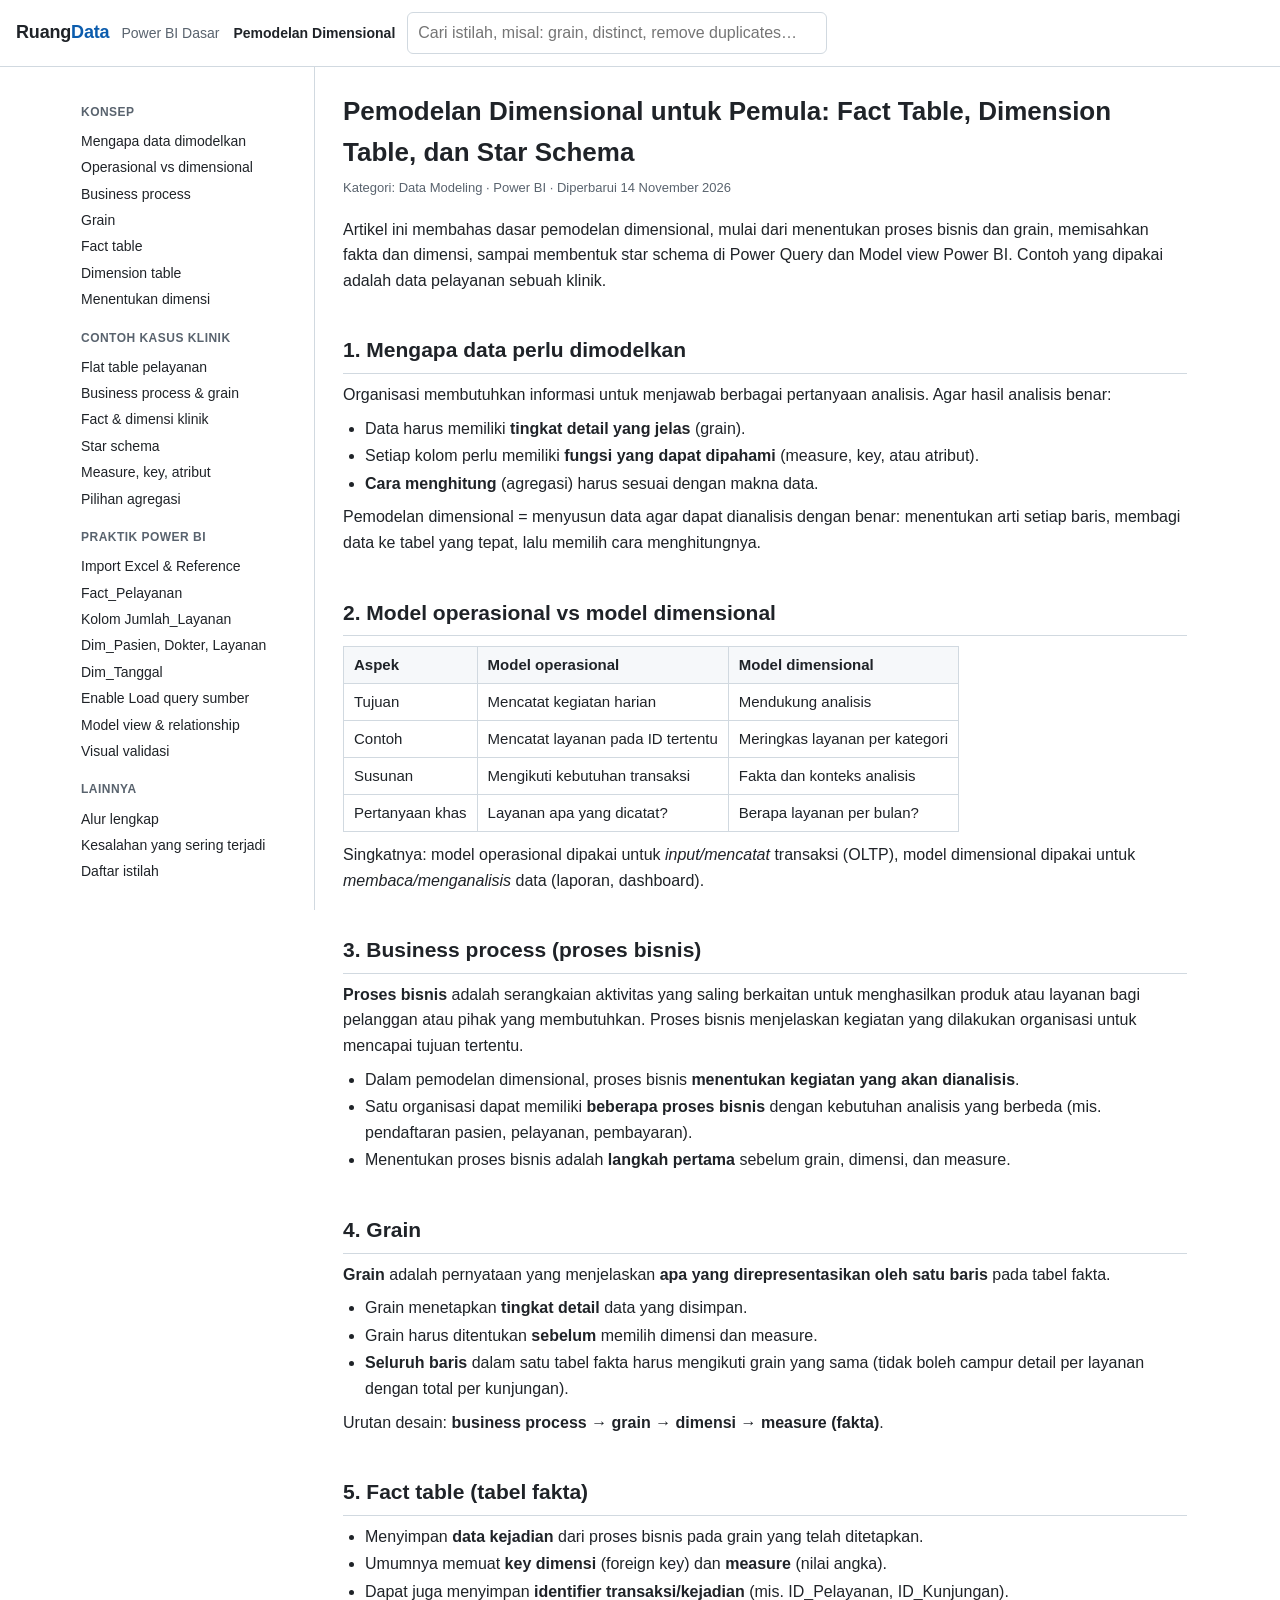
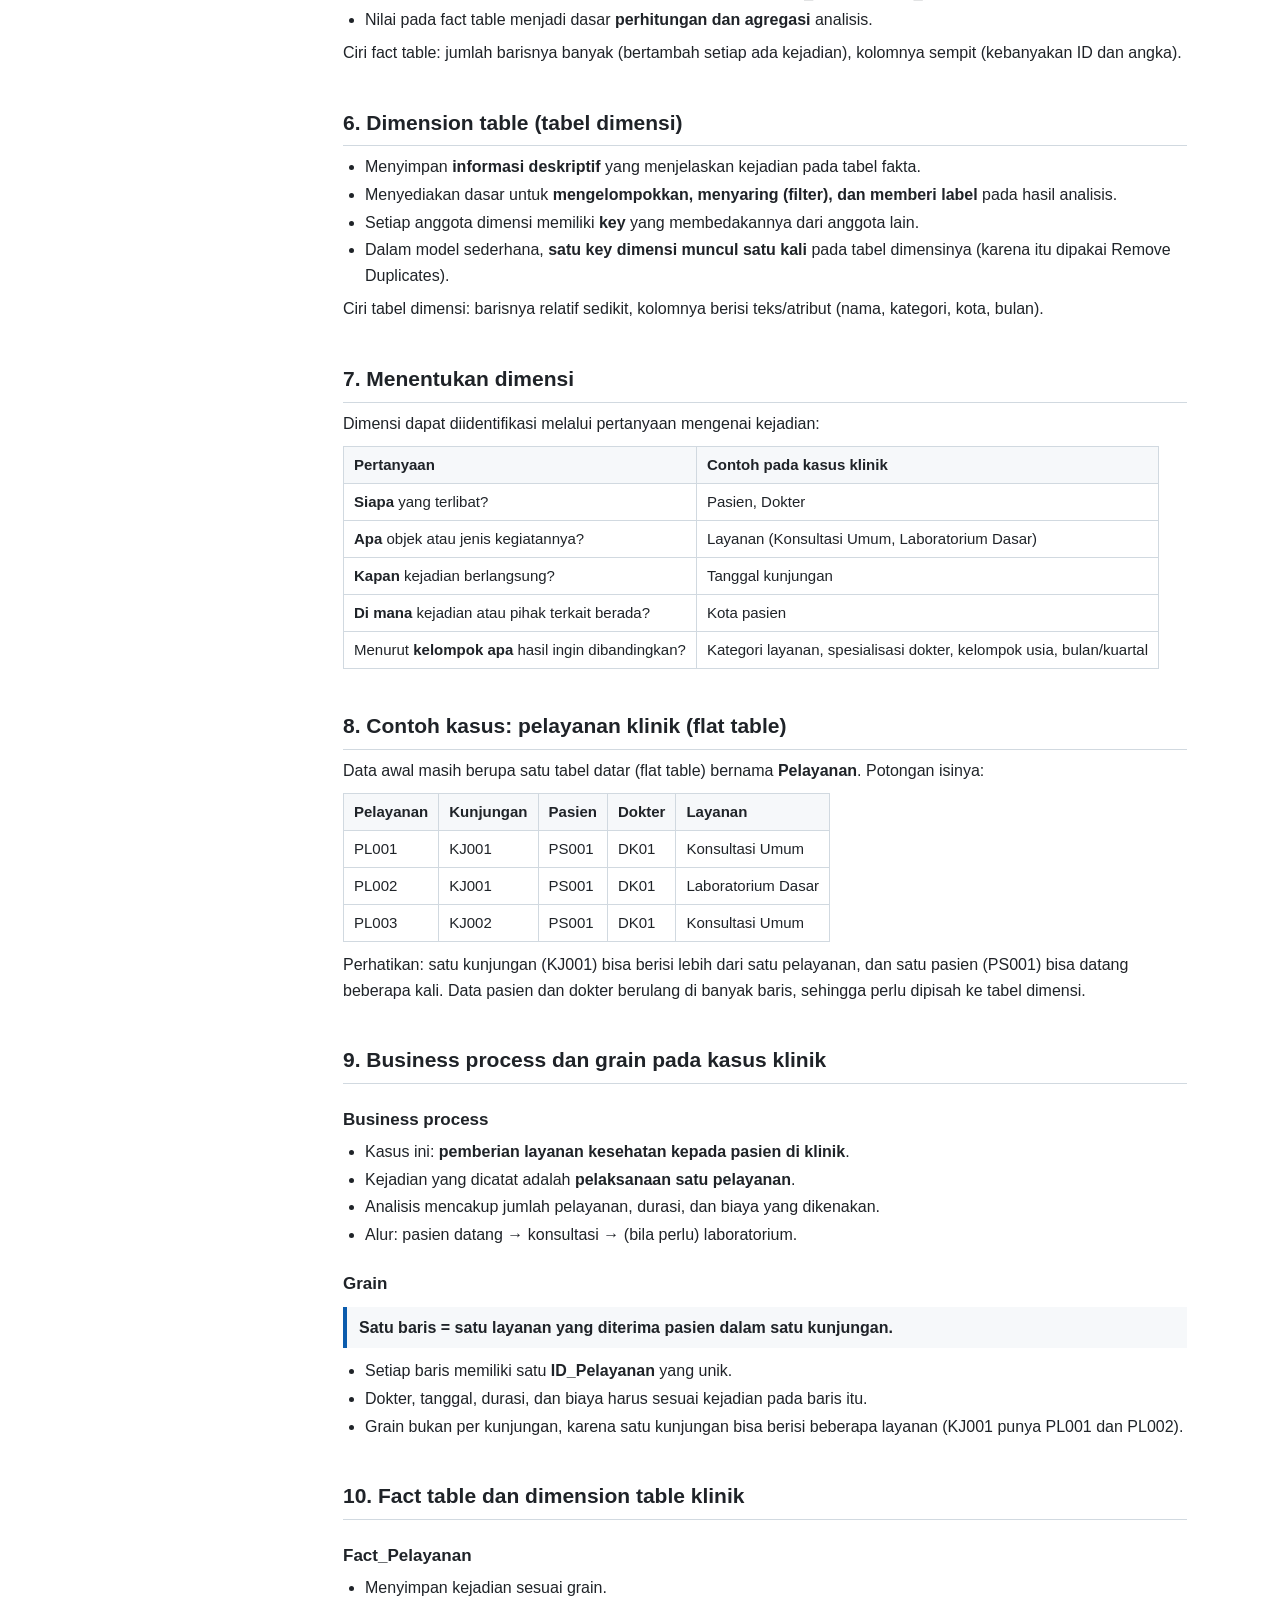
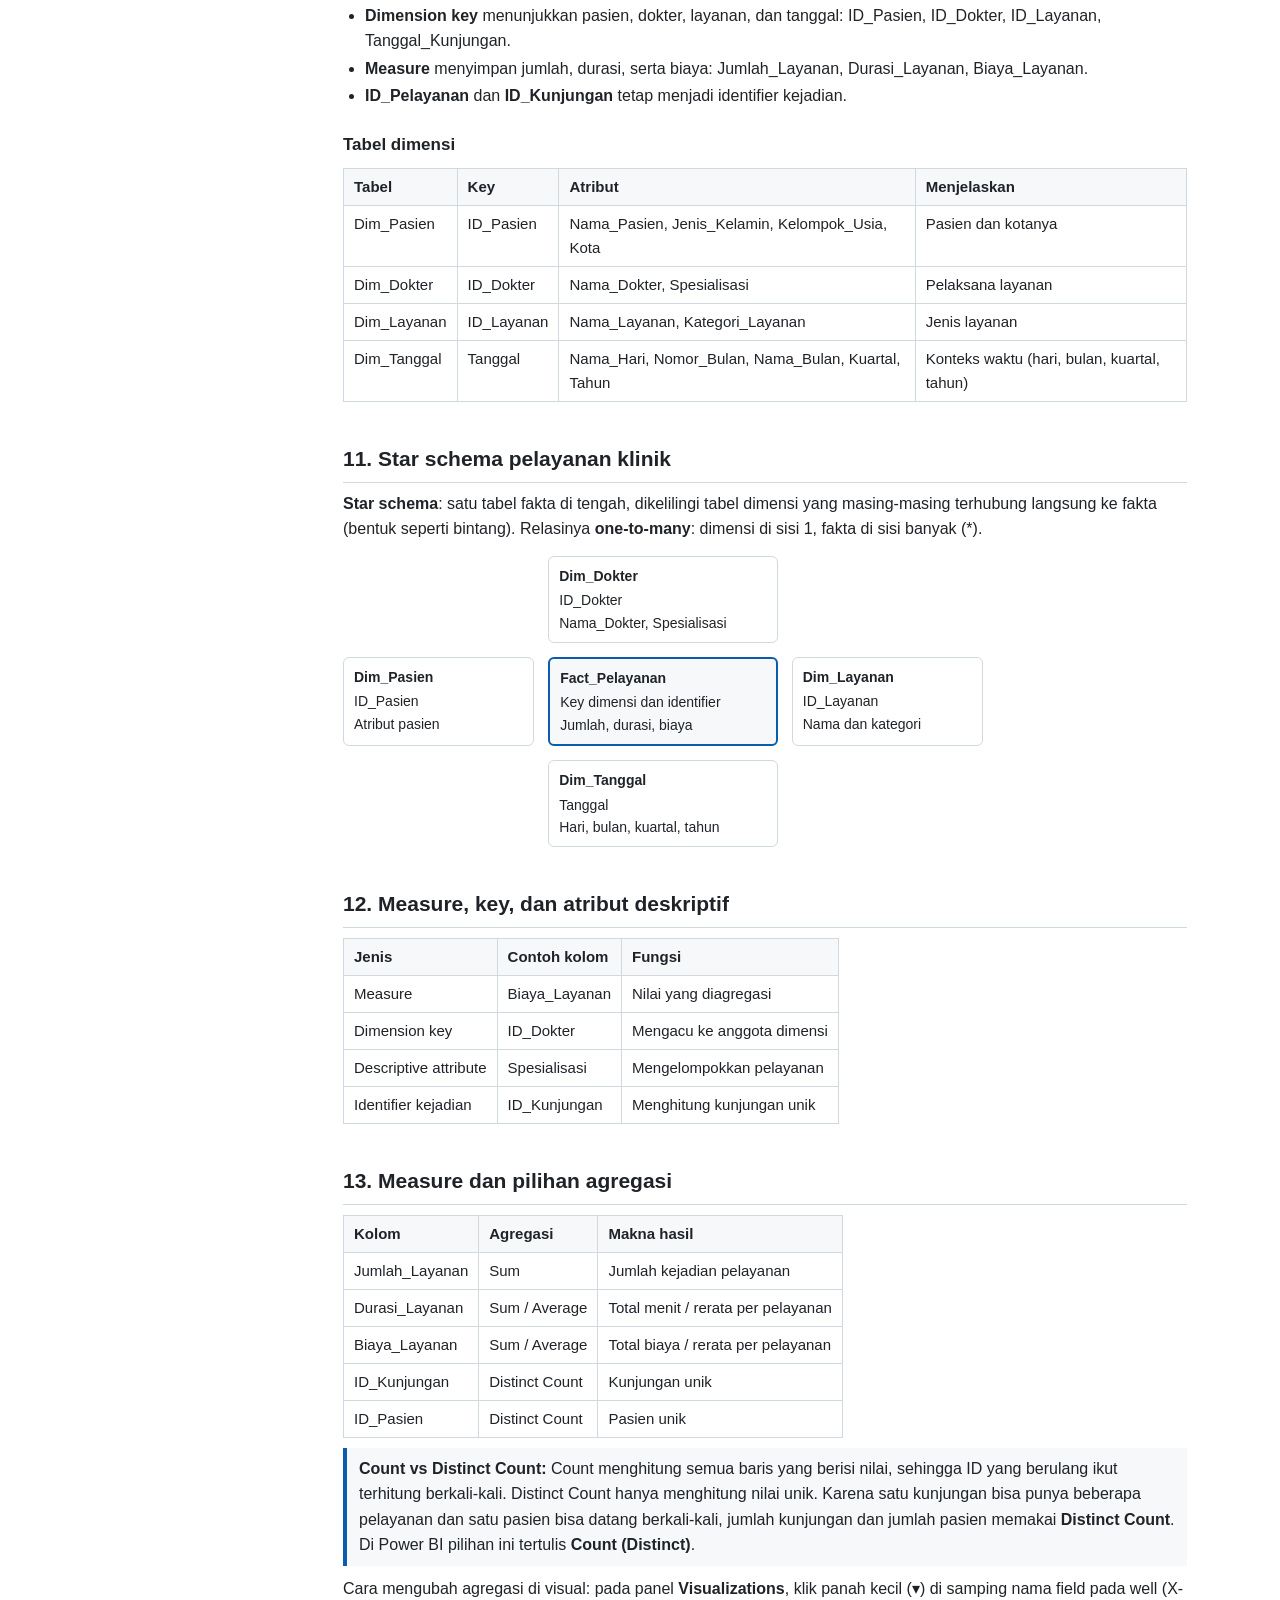
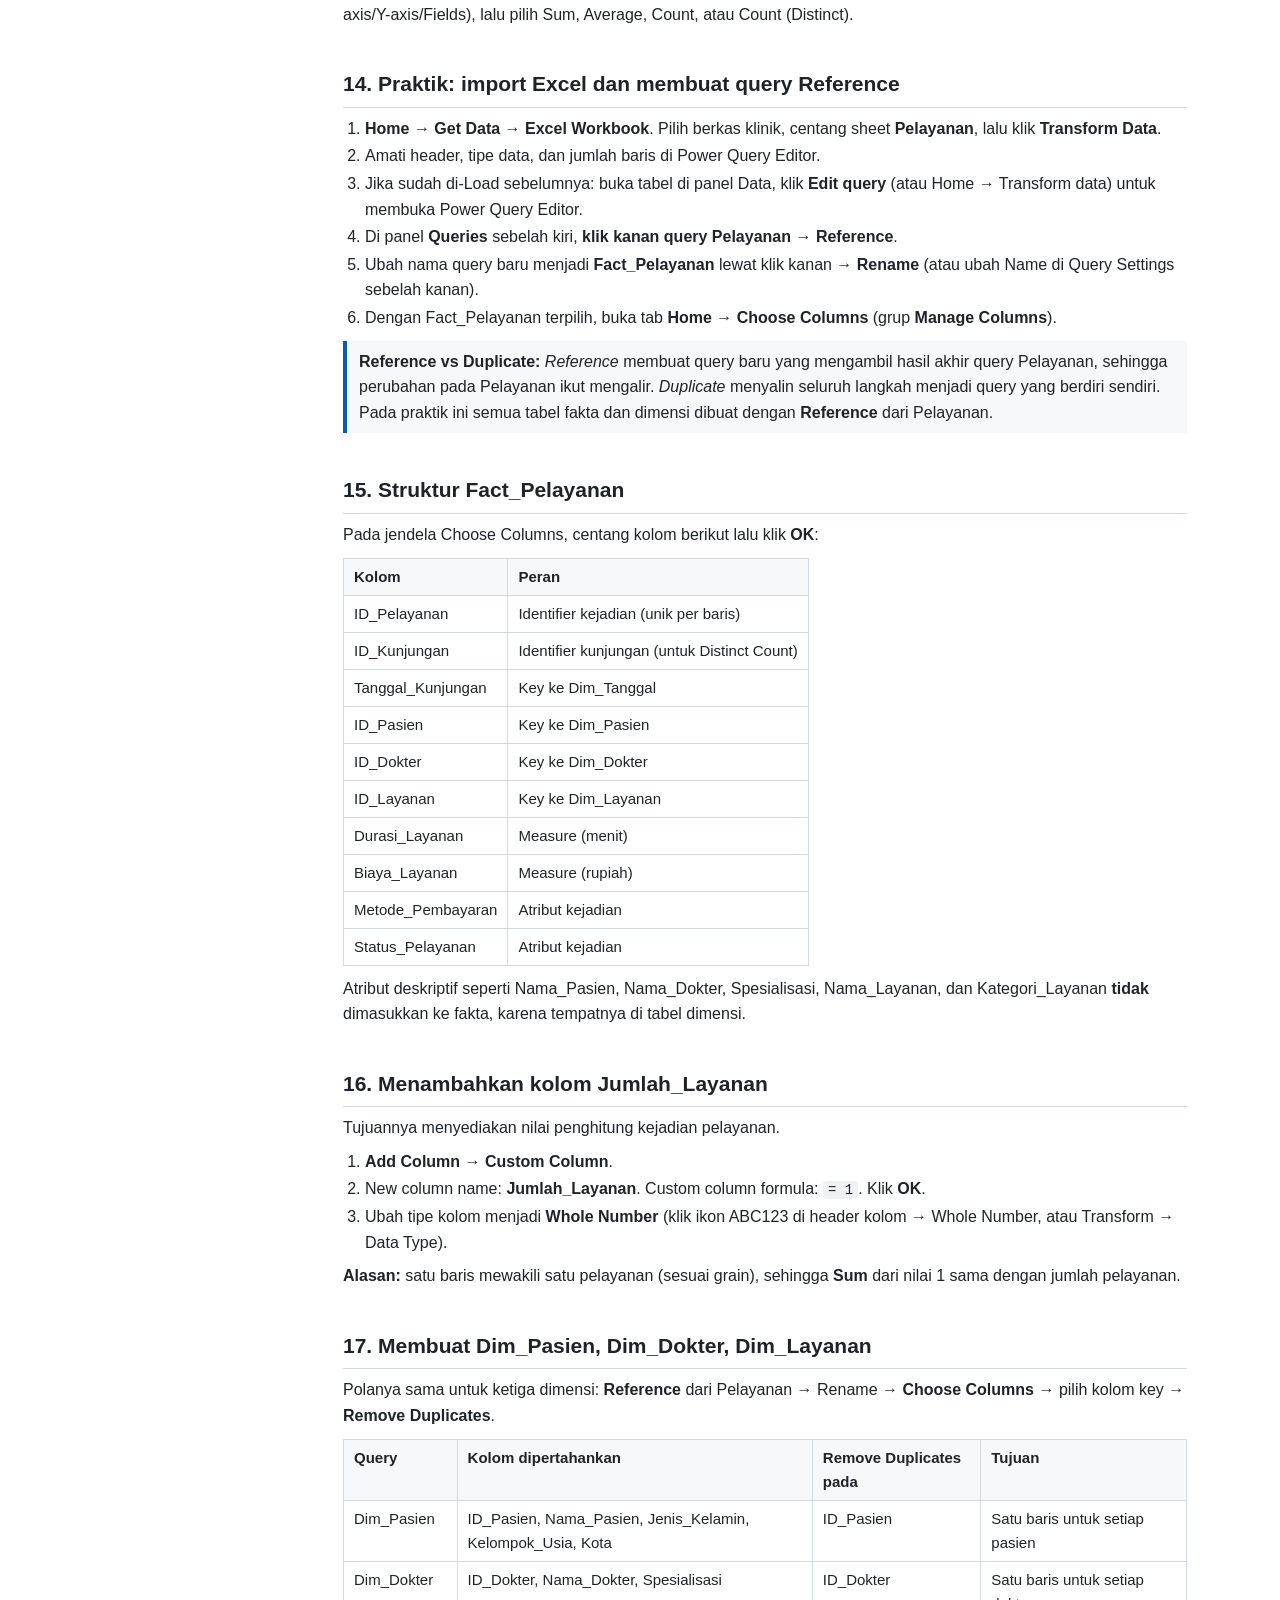
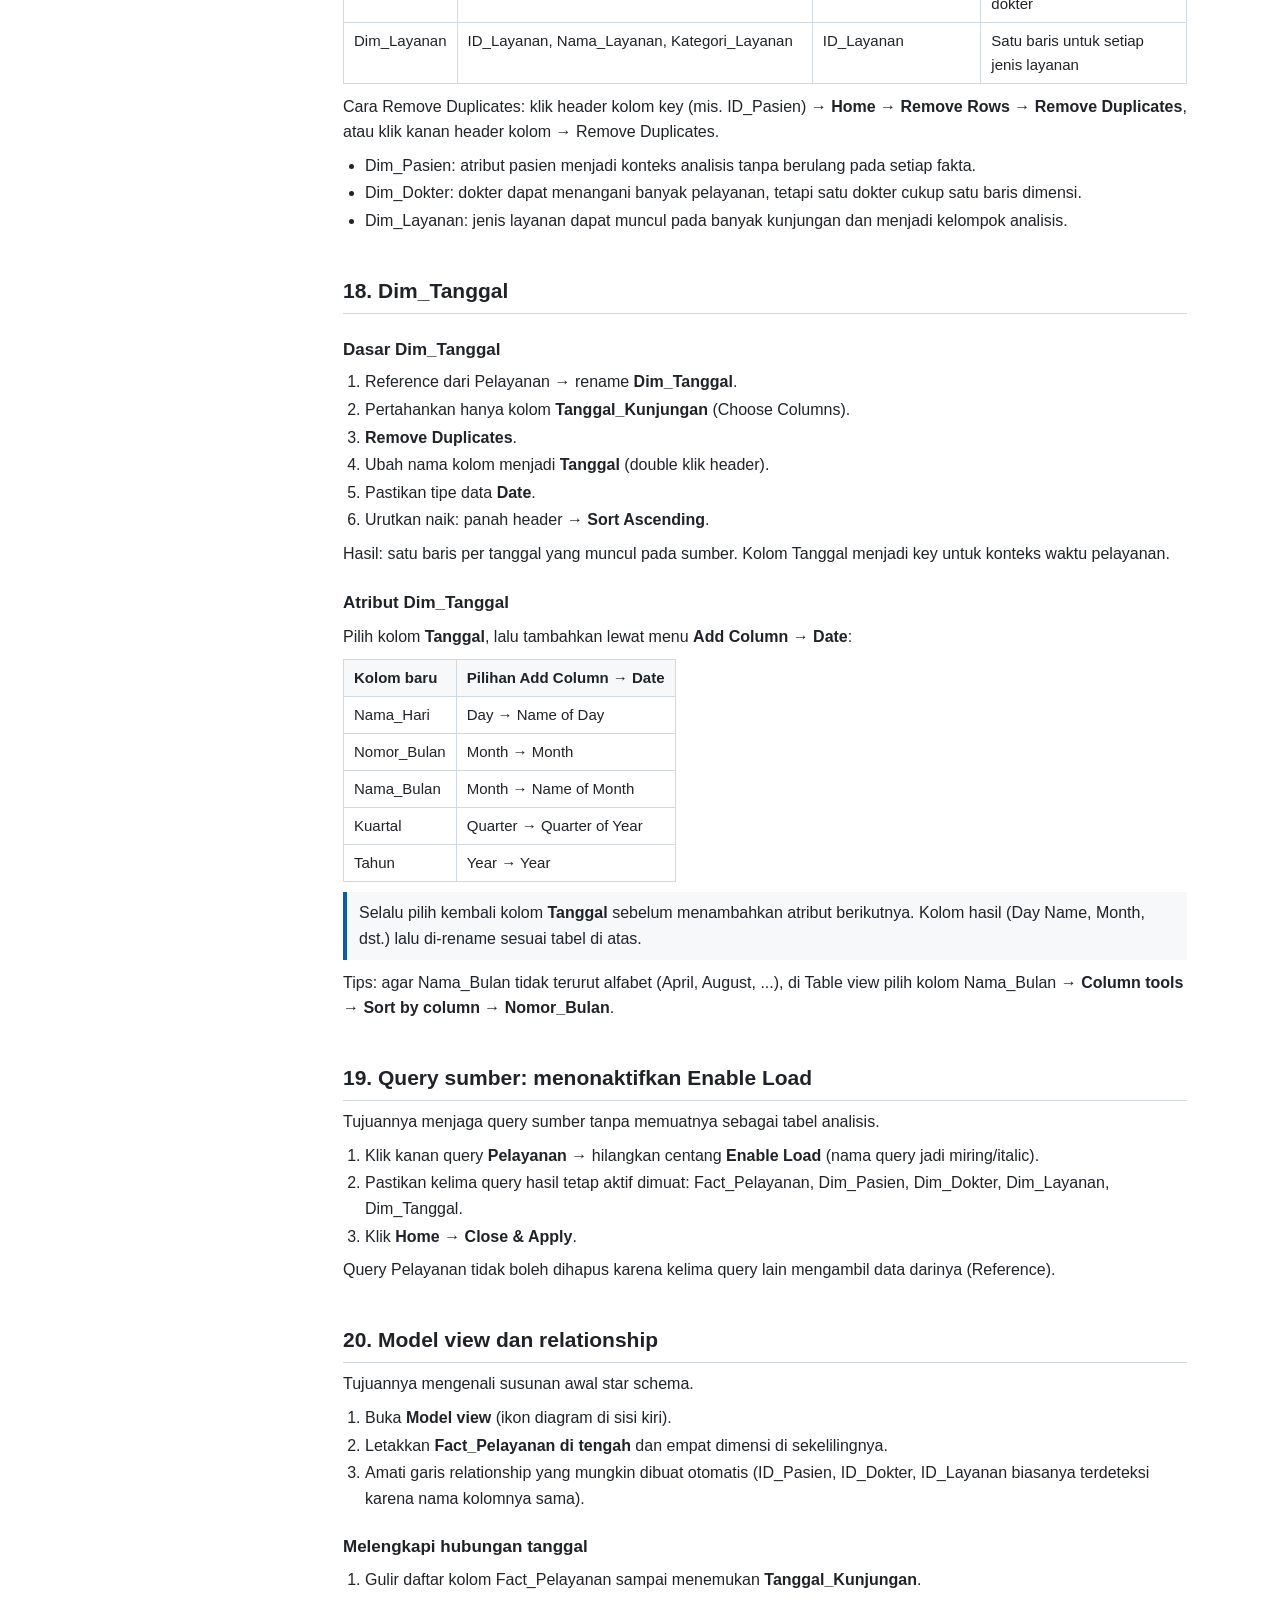
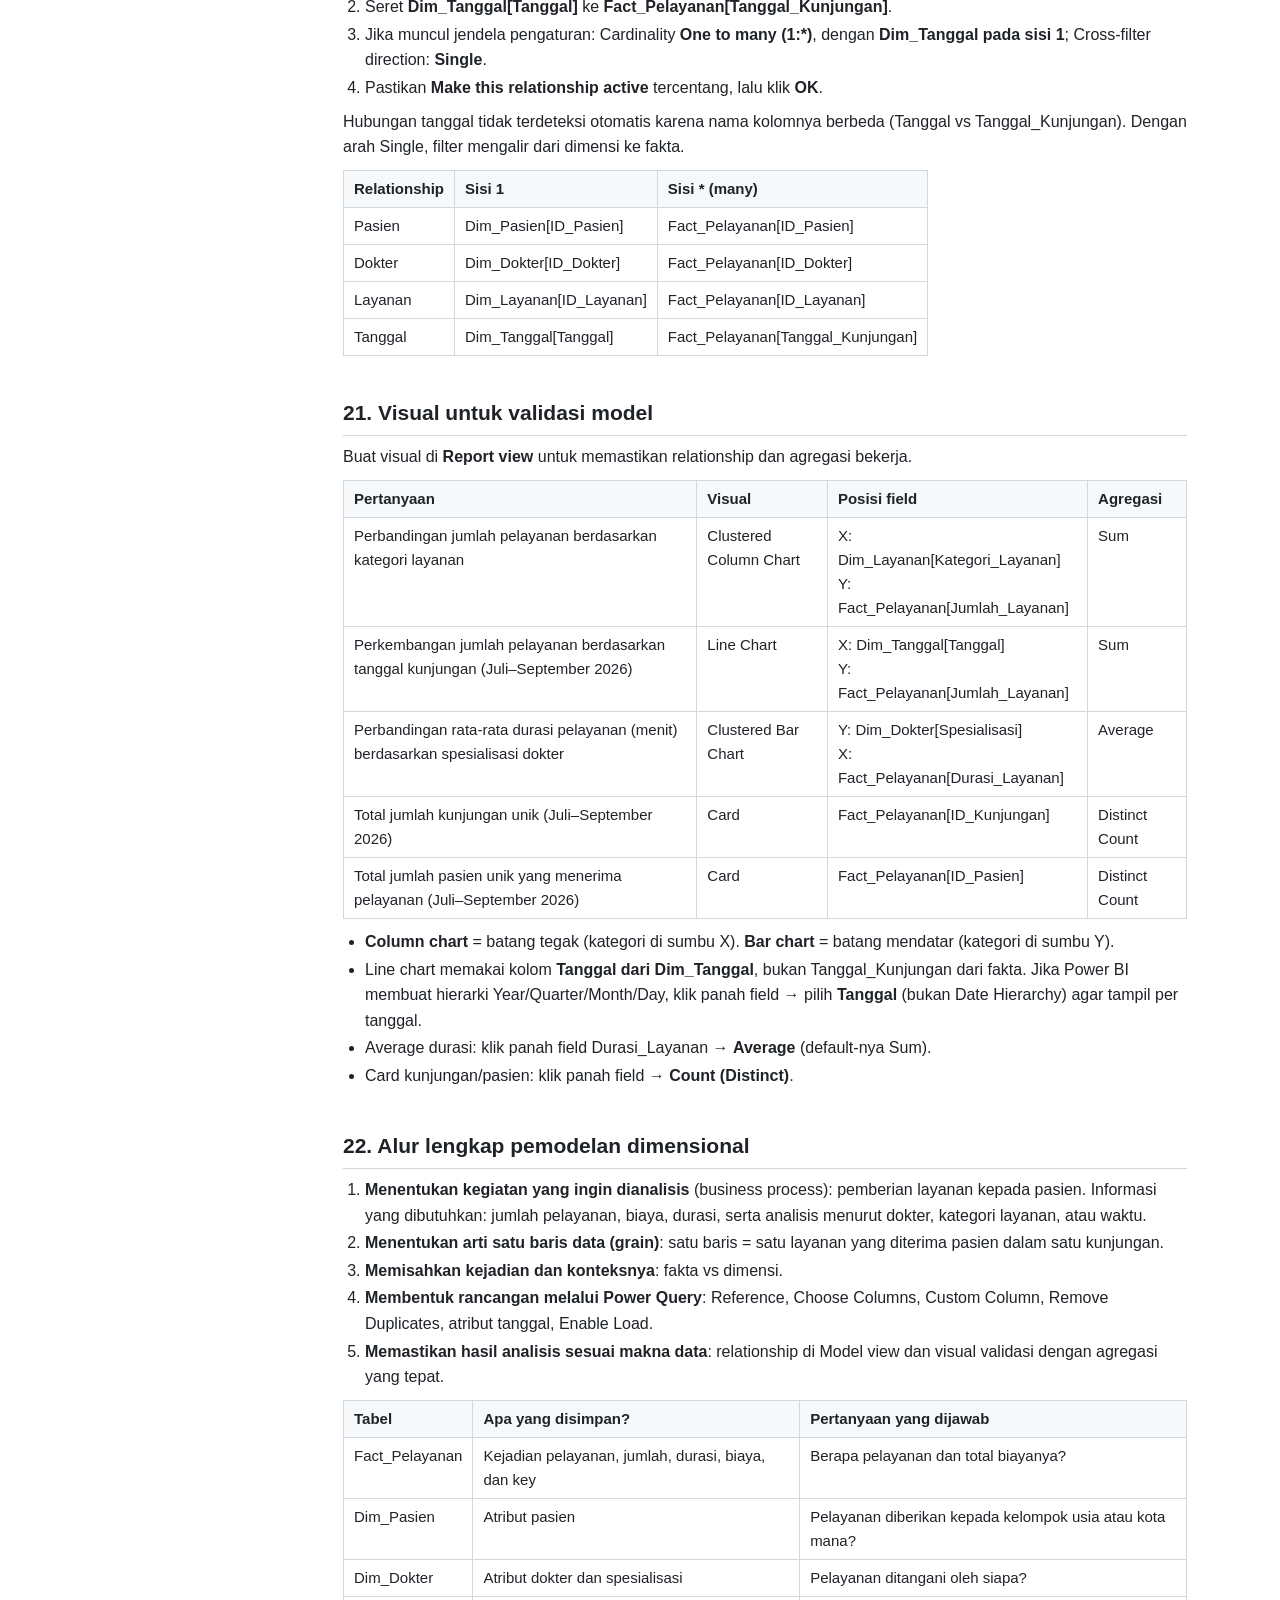
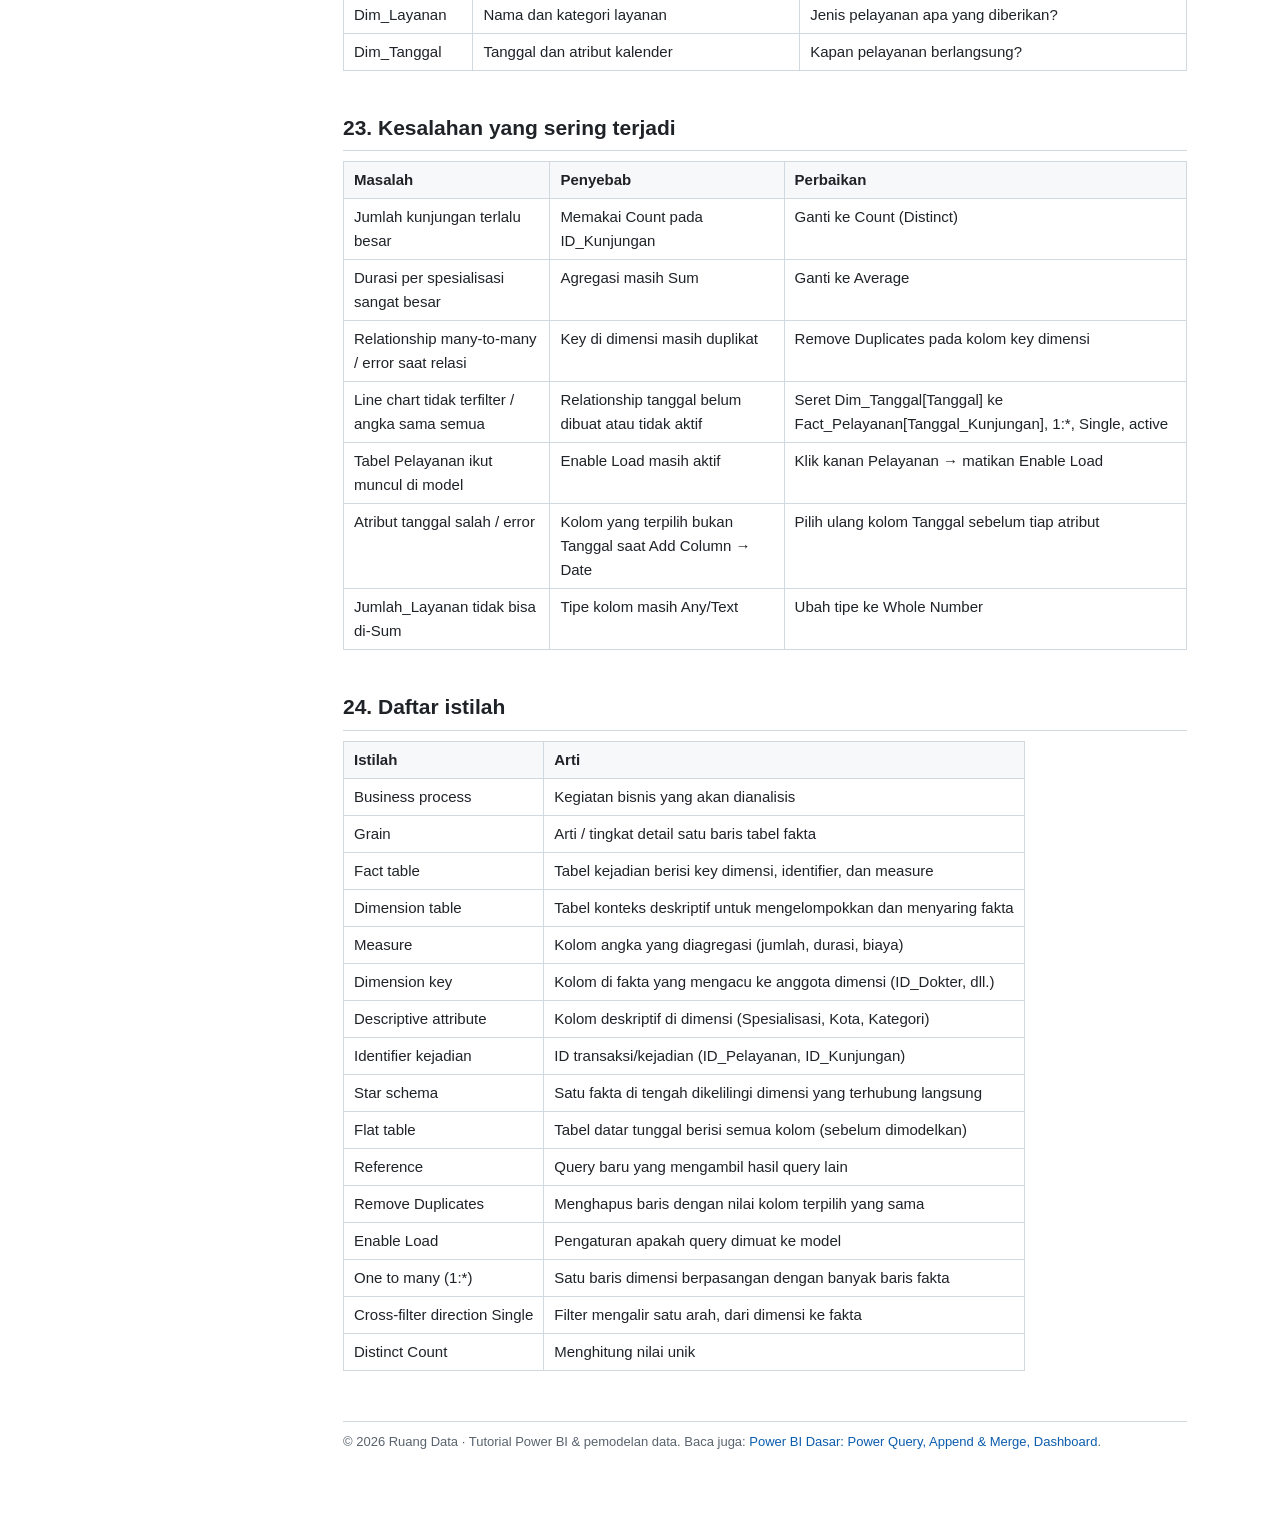
<file: pemodelan-dimensional/index.html>
<!doctype html>
<html lang="id">
<head>
<meta charset="utf-8">
<meta name="viewport" content="width=device-width, initial-scale=1">
<title>Pemodelan Dimensional: Fact Table, Dimension Table &amp; Star Schema di Power BI | Ruang Data</title>
<meta name="description" content="Dasar pemodelan dimensional: business process, grain, fact table, dimension table, measure dan agregasi, lalu membangun star schema di Power Query dan Model view Power BI.">
<link rel="stylesheet" href="../assets/style.css">
</head>
<body>
<header class="top">
  <a class="brand" href="../">Ruang<span>Data</span></a>
  <nav class="menu"><a href="../">Power BI Dasar</a><a class="on" href="./">Pemodelan Dimensional</a></nav>
  <input id="q" type="search" placeholder="Cari istilah, misal: grain, distinct, remove duplicates…">
  <span id="info"></span>
</header>

<div class="wrap">
<nav class="toc">
  <h4>Konsep</h4>
  <a href="#mengapa">Mengapa data dimodelkan</a>
  <a href="#operasional">Operasional vs dimensional</a>
  <a href="#bp">Business process</a>
  <a href="#grain">Grain</a>
  <a href="#fact">Fact table</a>
  <a href="#dim">Dimension table</a>
  <a href="#tentukan">Menentukan dimensi</a>
  <h4>Contoh kasus klinik</h4>
  <a href="#kasus">Flat table pelayanan</a>
  <a href="#kasus-grain">Business process &amp; grain</a>
  <a href="#kasus-tabel">Fact &amp; dimensi klinik</a>
  <a href="#star">Star schema</a>
  <a href="#jenis-kolom">Measure, key, atribut</a>
  <a href="#agregasi">Pilihan agregasi</a>
  <h4>Praktik Power BI</h4>
  <a href="#import">Import Excel &amp; Reference</a>
  <a href="#fact-pq">Fact_Pelayanan</a>
  <a href="#jumlah">Kolom Jumlah_Layanan</a>
  <a href="#dim-pq">Dim_Pasien, Dokter, Layanan</a>
  <a href="#tanggal">Dim_Tanggal</a>
  <a href="#load">Enable Load query sumber</a>
  <a href="#model">Model view &amp; relationship</a>
  <a href="#visual">Visual validasi</a>
  <h4>Lainnya</h4>
  <a href="#alur">Alur lengkap</a>
  <a href="#kesalahan">Kesalahan yang sering terjadi</a>
  <a href="#istilah">Daftar istilah</a>
</nav>

<main>
<h1>Pemodelan Dimensional untuk Pemula: Fact Table, Dimension Table, dan Star Schema</h1>
<p class="meta">Kategori: Data Modeling &middot; Power BI &middot; Diperbarui 14 November 2026</p>
<p>Artikel ini membahas dasar pemodelan dimensional, mulai dari menentukan proses bisnis dan grain, memisahkan fakta dan dimensi, sampai membentuk star schema di Power Query dan Model view Power BI. Contoh yang dipakai adalah data pelayanan sebuah klinik.</p>

<section id="mengapa">
<h2>1. Mengapa data perlu dimodelkan</h2>
<p>Organisasi membutuhkan informasi untuk menjawab berbagai pertanyaan analisis. Agar hasil analisis benar:</p>
<ul>
<li>Data harus memiliki <b>tingkat detail yang jelas</b> (grain).</li>
<li>Setiap kolom perlu memiliki <b>fungsi yang dapat dipahami</b> (measure, key, atau atribut).</li>
<li><b>Cara menghitung</b> (agregasi) harus sesuai dengan makna data.</li>
</ul>
<p>Pemodelan dimensional = menyusun data agar dapat dianalisis dengan benar: menentukan arti setiap baris, membagi data ke tabel yang tepat, lalu memilih cara menghitungnya.</p>
</section>

<section id="operasional">
<h2>2. Model operasional vs model dimensional</h2>
<table>
<tr><th>Aspek</th><th>Model operasional</th><th>Model dimensional</th></tr>
<tr><td>Tujuan</td><td>Mencatat kegiatan harian</td><td>Mendukung analisis</td></tr>
<tr><td>Contoh</td><td>Mencatat layanan pada ID tertentu</td><td>Meringkas layanan per kategori</td></tr>
<tr><td>Susunan</td><td>Mengikuti kebutuhan transaksi</td><td>Fakta dan konteks analisis</td></tr>
<tr><td>Pertanyaan khas</td><td>Layanan apa yang dicatat?</td><td>Berapa layanan per bulan?</td></tr>
</table>
<p>Singkatnya: model operasional dipakai untuk <i>input/mencatat</i> transaksi (OLTP), model dimensional dipakai untuk <i>membaca/menganalisis</i> data (laporan, dashboard).</p>
</section>

<section id="bp">
<h2>3. Business process (proses bisnis)</h2>
<p><b>Proses bisnis</b> adalah serangkaian aktivitas yang saling berkaitan untuk menghasilkan produk atau layanan bagi pelanggan atau pihak yang membutuhkan. Proses bisnis menjelaskan kegiatan yang dilakukan organisasi untuk mencapai tujuan tertentu.</p>
<ul>
<li>Dalam pemodelan dimensional, proses bisnis <b>menentukan kegiatan yang akan dianalisis</b>.</li>
<li>Satu organisasi dapat memiliki <b>beberapa proses bisnis</b> dengan kebutuhan analisis yang berbeda (mis. pendaftaran pasien, pelayanan, pembayaran).</li>
<li>Menentukan proses bisnis adalah <b>langkah pertama</b> sebelum grain, dimensi, dan measure.</li>
</ul>
</section>

<section id="grain">
<h2>4. Grain</h2>
<p><b>Grain</b> adalah pernyataan yang menjelaskan <b>apa yang direpresentasikan oleh satu baris</b> pada tabel fakta.</p>
<ul>
<li>Grain menetapkan <b>tingkat detail</b> data yang disimpan.</li>
<li>Grain harus ditentukan <b>sebelum</b> memilih dimensi dan measure.</li>
<li><b>Seluruh baris</b> dalam satu tabel fakta harus mengikuti grain yang sama (tidak boleh campur detail per layanan dengan total per kunjungan).</li>
</ul>
<p>Urutan desain: <b>business process &rarr; grain &rarr; dimensi &rarr; measure (fakta)</b>.</p>
</section>

<section id="fact">
<h2>5. Fact table (tabel fakta)</h2>
<ul>
<li>Menyimpan <b>data kejadian</b> dari proses bisnis pada grain yang telah ditetapkan.</li>
<li>Umumnya memuat <b>key dimensi</b> (foreign key) dan <b>measure</b> (nilai angka).</li>
<li>Dapat juga menyimpan <b>identifier transaksi/kejadian</b> (mis. ID_Pelayanan, ID_Kunjungan).</li>
<li>Nilai pada fact table menjadi dasar <b>perhitungan dan agregasi</b> analisis.</li>
</ul>
<p>Ciri fact table: jumlah barisnya banyak (bertambah setiap ada kejadian), kolomnya sempit (kebanyakan ID dan angka).</p>
</section>

<section id="dim">
<h2>6. Dimension table (tabel dimensi)</h2>
<ul>
<li>Menyimpan <b>informasi deskriptif</b> yang menjelaskan kejadian pada tabel fakta.</li>
<li>Menyediakan dasar untuk <b>mengelompokkan, menyaring (filter), dan memberi label</b> pada hasil analisis.</li>
<li>Setiap anggota dimensi memiliki <b>key</b> yang membedakannya dari anggota lain.</li>
<li>Dalam model sederhana, <b>satu key dimensi muncul satu kali</b> pada tabel dimensinya (karena itu dipakai Remove Duplicates).</li>
</ul>
<p>Ciri tabel dimensi: barisnya relatif sedikit, kolomnya berisi teks/atribut (nama, kategori, kota, bulan).</p>
</section>

<section id="tentukan">
<h2>7. Menentukan dimensi</h2>
<p>Dimensi dapat diidentifikasi melalui pertanyaan mengenai kejadian:</p>
<table>
<tr><th>Pertanyaan</th><th>Contoh pada kasus klinik</th></tr>
<tr><td><b>Siapa</b> yang terlibat?</td><td>Pasien, Dokter</td></tr>
<tr><td><b>Apa</b> objek atau jenis kegiatannya?</td><td>Layanan (Konsultasi Umum, Laboratorium Dasar)</td></tr>
<tr><td><b>Kapan</b> kejadian berlangsung?</td><td>Tanggal kunjungan</td></tr>
<tr><td><b>Di mana</b> kejadian atau pihak terkait berada?</td><td>Kota pasien</td></tr>
<tr><td>Menurut <b>kelompok apa</b> hasil ingin dibandingkan?</td><td>Kategori layanan, spesialisasi dokter, kelompok usia, bulan/kuartal</td></tr>
</table>
</section>

<section id="kasus">
<h2>8. Contoh kasus: pelayanan klinik (flat table)</h2>
<p>Data awal masih berupa satu tabel datar (flat table) bernama <b>Pelayanan</b>. Potongan isinya:</p>
<table>
<tr><th>Pelayanan</th><th>Kunjungan</th><th>Pasien</th><th>Dokter</th><th>Layanan</th></tr>
<tr><td>PL001</td><td>KJ001</td><td>PS001</td><td>DK01</td><td>Konsultasi Umum</td></tr>
<tr><td>PL002</td><td>KJ001</td><td>PS001</td><td>DK01</td><td>Laboratorium Dasar</td></tr>
<tr><td>PL003</td><td>KJ002</td><td>PS001</td><td>DK01</td><td>Konsultasi Umum</td></tr>
</table>
<p>Perhatikan: satu kunjungan (KJ001) bisa berisi lebih dari satu pelayanan, dan satu pasien (PS001) bisa datang beberapa kali. Data pasien dan dokter berulang di banyak baris, sehingga perlu dipisah ke tabel dimensi.</p>
</section>

<section id="kasus-grain">
<h2>9. Business process dan grain pada kasus klinik</h2>
<h3>Business process</h3>
<ul>
<li>Kasus ini: <b>pemberian layanan kesehatan kepada pasien di klinik</b>.</li>
<li>Kejadian yang dicatat adalah <b>pelaksanaan satu pelayanan</b>.</li>
<li>Analisis mencakup jumlah pelayanan, durasi, dan biaya yang dikenakan.</li>
<li>Alur: pasien datang &rarr; konsultasi &rarr; (bila perlu) laboratorium.</li>
</ul>
<h3>Grain</h3>
<div class="note"><b>Satu baris = satu layanan yang diterima pasien dalam satu kunjungan.</b></div>
<ul>
<li>Setiap baris memiliki satu <b>ID_Pelayanan</b> yang unik.</li>
<li>Dokter, tanggal, durasi, dan biaya harus sesuai kejadian pada baris itu.</li>
<li>Grain bukan per kunjungan, karena satu kunjungan bisa berisi beberapa layanan (KJ001 punya PL001 dan PL002).</li>
</ul>
</section>

<section id="kasus-tabel">
<h2>10. Fact table dan dimension table klinik</h2>
<h3>Fact_Pelayanan</h3>
<ul>
<li>Menyimpan kejadian sesuai grain.</li>
<li><b>Dimension key</b> menunjukkan pasien, dokter, layanan, dan tanggal: ID_Pasien, ID_Dokter, ID_Layanan, Tanggal_Kunjungan.</li>
<li><b>Measure</b> menyimpan jumlah, durasi, serta biaya: Jumlah_Layanan, Durasi_Layanan, Biaya_Layanan.</li>
<li><b>ID_Pelayanan</b> dan <b>ID_Kunjungan</b> tetap menjadi identifier kejadian.</li>
</ul>
<h3>Tabel dimensi</h3>
<table>
<tr><th>Tabel</th><th>Key</th><th>Atribut</th><th>Menjelaskan</th></tr>
<tr><td>Dim_Pasien</td><td>ID_Pasien</td><td>Nama_Pasien, Jenis_Kelamin, Kelompok_Usia, Kota</td><td>Pasien dan kotanya</td></tr>
<tr><td>Dim_Dokter</td><td>ID_Dokter</td><td>Nama_Dokter, Spesialisasi</td><td>Pelaksana layanan</td></tr>
<tr><td>Dim_Layanan</td><td>ID_Layanan</td><td>Nama_Layanan, Kategori_Layanan</td><td>Jenis layanan</td></tr>
<tr><td>Dim_Tanggal</td><td>Tanggal</td><td>Nama_Hari, Nomor_Bulan, Nama_Bulan, Kuartal, Tahun</td><td>Konteks waktu (hari, bulan, kuartal, tahun)</td></tr>
</table>
</section>

<section id="star">
<h2>11. Star schema pelayanan klinik</h2>
<p><b>Star schema</b>: satu tabel fakta di tengah, dikelilingi tabel dimensi yang masing-masing terhubung langsung ke fakta (bentuk seperti bintang). Relasinya <b>one-to-many</b>: dimensi di sisi 1, fakta di sisi banyak (*).</p>
<div class="star">
  <div class="t"><b>Dim_Dokter</b>ID_Dokter<br>Nama_Dokter, Spesialisasi</div>
  <div class="l"><b>Dim_Pasien</b>ID_Pasien<br>Atribut pasien</div>
  <div class="f"><b>Fact_Pelayanan</b>Key dimensi dan identifier<br>Jumlah, durasi, biaya</div>
  <div class="r"><b>Dim_Layanan</b>ID_Layanan<br>Nama dan kategori</div>
  <div class="b"><b>Dim_Tanggal</b>Tanggal<br>Hari, bulan, kuartal, tahun</div>
</div>
</section>

<section id="jenis-kolom">
<h2>12. Measure, key, dan atribut deskriptif</h2>
<table>
<tr><th>Jenis</th><th>Contoh kolom</th><th>Fungsi</th></tr>
<tr><td>Measure</td><td>Biaya_Layanan</td><td>Nilai yang diagregasi</td></tr>
<tr><td>Dimension key</td><td>ID_Dokter</td><td>Mengacu ke anggota dimensi</td></tr>
<tr><td>Descriptive attribute</td><td>Spesialisasi</td><td>Mengelompokkan pelayanan</td></tr>
<tr><td>Identifier kejadian</td><td>ID_Kunjungan</td><td>Menghitung kunjungan unik</td></tr>
</table>
</section>

<section id="agregasi">
<h2>13. Measure dan pilihan agregasi</h2>
<table>
<tr><th>Kolom</th><th>Agregasi</th><th>Makna hasil</th></tr>
<tr><td>Jumlah_Layanan</td><td>Sum</td><td>Jumlah kejadian pelayanan</td></tr>
<tr><td>Durasi_Layanan</td><td>Sum / Average</td><td>Total menit / rerata per pelayanan</td></tr>
<tr><td>Biaya_Layanan</td><td>Sum / Average</td><td>Total biaya / rerata per pelayanan</td></tr>
<tr><td>ID_Kunjungan</td><td>Distinct Count</td><td>Kunjungan unik</td></tr>
<tr><td>ID_Pasien</td><td>Distinct Count</td><td>Pasien unik</td></tr>
</table>
<div class="note"><b>Count vs Distinct Count:</b> Count menghitung semua baris yang berisi nilai, sehingga ID yang berulang ikut terhitung berkali-kali. Distinct Count hanya menghitung nilai unik. Karena satu kunjungan bisa punya beberapa pelayanan dan satu pasien bisa datang berkali-kali, jumlah kunjungan dan jumlah pasien memakai <b>Distinct Count</b>. Di Power BI pilihan ini tertulis <b>Count (Distinct)</b>.</div>
<p>Cara mengubah agregasi di visual: pada panel <b>Visualizations</b>, klik panah kecil (&#9662;) di samping nama field pada well (X-axis/Y-axis/Fields), lalu pilih Sum, Average, Count, atau Count (Distinct).</p>
</section>

<section id="import">
<h2>14. Praktik: import Excel dan membuat query Reference</h2>
<ol>
<li><b>Home &rarr; Get Data &rarr; Excel Workbook</b>. Pilih berkas klinik, centang sheet <b>Pelayanan</b>, lalu klik <b>Transform Data</b>.</li>
<li>Amati header, tipe data, dan jumlah baris di Power Query Editor.</li>
<li>Jika sudah di-Load sebelumnya: buka tabel di panel Data, klik <b>Edit query</b> (atau Home &rarr; Transform data) untuk membuka Power Query Editor.</li>
<li>Di panel <b>Queries</b> sebelah kiri, <b>klik kanan query Pelayanan &rarr; Reference</b>.</li>
<li>Ubah nama query baru menjadi <b>Fact_Pelayanan</b> lewat klik kanan &rarr; <b>Rename</b> (atau ubah Name di Query Settings sebelah kanan).</li>
<li>Dengan Fact_Pelayanan terpilih, buka tab <b>Home &rarr; Choose Columns</b> (grup <b>Manage Columns</b>).</li>
</ol>
<div class="note"><b>Reference vs Duplicate:</b> <i>Reference</i> membuat query baru yang mengambil hasil akhir query Pelayanan, sehingga perubahan pada Pelayanan ikut mengalir. <i>Duplicate</i> menyalin seluruh langkah menjadi query yang berdiri sendiri. Pada praktik ini semua tabel fakta dan dimensi dibuat dengan <b>Reference</b> dari Pelayanan.</div>
</section>

<section id="fact-pq">
<h2>15. Struktur Fact_Pelayanan</h2>
<p>Pada jendela Choose Columns, centang kolom berikut lalu klik <b>OK</b>:</p>
<table>
<tr><th>Kolom</th><th>Peran</th></tr>
<tr><td>ID_Pelayanan</td><td>Identifier kejadian (unik per baris)</td></tr>
<tr><td>ID_Kunjungan</td><td>Identifier kunjungan (untuk Distinct Count)</td></tr>
<tr><td>Tanggal_Kunjungan</td><td>Key ke Dim_Tanggal</td></tr>
<tr><td>ID_Pasien</td><td>Key ke Dim_Pasien</td></tr>
<tr><td>ID_Dokter</td><td>Key ke Dim_Dokter</td></tr>
<tr><td>ID_Layanan</td><td>Key ke Dim_Layanan</td></tr>
<tr><td>Durasi_Layanan</td><td>Measure (menit)</td></tr>
<tr><td>Biaya_Layanan</td><td>Measure (rupiah)</td></tr>
<tr><td>Metode_Pembayaran</td><td>Atribut kejadian</td></tr>
<tr><td>Status_Pelayanan</td><td>Atribut kejadian</td></tr>
</table>
<p>Atribut deskriptif seperti Nama_Pasien, Nama_Dokter, Spesialisasi, Nama_Layanan, dan Kategori_Layanan <b>tidak</b> dimasukkan ke fakta, karena tempatnya di tabel dimensi.</p>
</section>

<section id="jumlah">
<h2>16. Menambahkan kolom Jumlah_Layanan</h2>
<p>Tujuannya menyediakan nilai penghitung kejadian pelayanan.</p>
<ol>
<li><b>Add Column &rarr; Custom Column</b>.</li>
<li>New column name: <b>Jumlah_Layanan</b>. Custom column formula: <code>= 1</code>. Klik <b>OK</b>.</li>
<li>Ubah tipe kolom menjadi <b>Whole Number</b> (klik ikon ABC123 di header kolom &rarr; Whole Number, atau Transform &rarr; Data Type).</li>
</ol>
<p><b>Alasan:</b> satu baris mewakili satu pelayanan (sesuai grain), sehingga <b>Sum</b> dari nilai 1 sama dengan jumlah pelayanan.</p>
</section>

<section id="dim-pq">
<h2>17. Membuat Dim_Pasien, Dim_Dokter, Dim_Layanan</h2>
<p>Polanya sama untuk ketiga dimensi: <b>Reference</b> dari Pelayanan &rarr; Rename &rarr; <b>Choose Columns</b> &rarr; pilih kolom key &rarr; <b>Remove Duplicates</b>.</p>
<table>
<tr><th>Query</th><th>Kolom dipertahankan</th><th>Remove Duplicates pada</th><th>Tujuan</th></tr>
<tr><td>Dim_Pasien</td><td>ID_Pasien, Nama_Pasien, Jenis_Kelamin, Kelompok_Usia, Kota</td><td>ID_Pasien</td><td>Satu baris untuk setiap pasien</td></tr>
<tr><td>Dim_Dokter</td><td>ID_Dokter, Nama_Dokter, Spesialisasi</td><td>ID_Dokter</td><td>Satu baris untuk setiap dokter</td></tr>
<tr><td>Dim_Layanan</td><td>ID_Layanan, Nama_Layanan, Kategori_Layanan</td><td>ID_Layanan</td><td>Satu baris untuk setiap jenis layanan</td></tr>
</table>
<p>Cara Remove Duplicates: klik header kolom key (mis. ID_Pasien) &rarr; <b>Home &rarr; Remove Rows &rarr; Remove Duplicates</b>, atau klik kanan header kolom &rarr; Remove Duplicates.</p>
<ul>
<li>Dim_Pasien: atribut pasien menjadi konteks analisis tanpa berulang pada setiap fakta.</li>
<li>Dim_Dokter: dokter dapat menangani banyak pelayanan, tetapi satu dokter cukup satu baris dimensi.</li>
<li>Dim_Layanan: jenis layanan dapat muncul pada banyak kunjungan dan menjadi kelompok analisis.</li>
</ul>
</section>

<section id="tanggal">
<h2>18. Dim_Tanggal</h2>
<h3>Dasar Dim_Tanggal</h3>
<ol>
<li>Reference dari Pelayanan &rarr; rename <b>Dim_Tanggal</b>.</li>
<li>Pertahankan hanya kolom <b>Tanggal_Kunjungan</b> (Choose Columns).</li>
<li><b>Remove Duplicates</b>.</li>
<li>Ubah nama kolom menjadi <b>Tanggal</b> (double klik header).</li>
<li>Pastikan tipe data <b>Date</b>.</li>
<li>Urutkan naik: panah header &rarr; <b>Sort Ascending</b>.</li>
</ol>
<p>Hasil: satu baris per tanggal yang muncul pada sumber. Kolom Tanggal menjadi key untuk konteks waktu pelayanan.</p>
<h3>Atribut Dim_Tanggal</h3>
<p>Pilih kolom <b>Tanggal</b>, lalu tambahkan lewat menu <b>Add Column &rarr; Date</b>:</p>
<table>
<tr><th>Kolom baru</th><th>Pilihan Add Column &rarr; Date</th></tr>
<tr><td>Nama_Hari</td><td>Day &rarr; Name of Day</td></tr>
<tr><td>Nomor_Bulan</td><td>Month &rarr; Month</td></tr>
<tr><td>Nama_Bulan</td><td>Month &rarr; Name of Month</td></tr>
<tr><td>Kuartal</td><td>Quarter &rarr; Quarter of Year</td></tr>
<tr><td>Tahun</td><td>Year &rarr; Year</td></tr>
</table>
<div class="note">Selalu pilih kembali kolom <b>Tanggal</b> sebelum menambahkan atribut berikutnya. Kolom hasil (Day Name, Month, dst.) lalu di-rename sesuai tabel di atas.</div>
<p>Tips: agar Nama_Bulan tidak terurut alfabet (April, August, ...), di Table view pilih kolom Nama_Bulan &rarr; <b>Column tools &rarr; Sort by column &rarr; Nomor_Bulan</b>.</p>
</section>

<section id="load">
<h2>19. Query sumber: menonaktifkan Enable Load</h2>
<p>Tujuannya menjaga query sumber tanpa memuatnya sebagai tabel analisis.</p>
<ol>
<li>Klik kanan query <b>Pelayanan</b> &rarr; hilangkan centang <b>Enable Load</b> (nama query jadi miring/italic).</li>
<li>Pastikan kelima query hasil tetap aktif dimuat: Fact_Pelayanan, Dim_Pasien, Dim_Dokter, Dim_Layanan, Dim_Tanggal.</li>
<li>Klik <b>Home &rarr; Close &amp; Apply</b>.</li>
</ol>
<p>Query Pelayanan tidak boleh dihapus karena kelima query lain mengambil data darinya (Reference).</p>
</section>

<section id="model">
<h2>20. Model view dan relationship</h2>
<p>Tujuannya mengenali susunan awal star schema.</p>
<ol>
<li>Buka <b>Model view</b> (ikon diagram di sisi kiri).</li>
<li>Letakkan <b>Fact_Pelayanan di tengah</b> dan empat dimensi di sekelilingnya.</li>
<li>Amati garis relationship yang mungkin dibuat otomatis (ID_Pasien, ID_Dokter, ID_Layanan biasanya terdeteksi karena nama kolomnya sama).</li>
</ol>
<h3>Melengkapi hubungan tanggal</h3>
<ol>
<li>Gulir daftar kolom Fact_Pelayanan sampai menemukan <b>Tanggal_Kunjungan</b>.</li>
<li>Seret <b>Dim_Tanggal[Tanggal]</b> ke <b>Fact_Pelayanan[Tanggal_Kunjungan]</b>.</li>
<li>Jika muncul jendela pengaturan: Cardinality <b>One to many (1:*)</b>, dengan <b>Dim_Tanggal pada sisi 1</b>; Cross-filter direction: <b>Single</b>.</li>
<li>Pastikan <b>Make this relationship active</b> tercentang, lalu klik <b>OK</b>.</li>
</ol>
<p>Hubungan tanggal tidak terdeteksi otomatis karena nama kolomnya berbeda (Tanggal vs Tanggal_Kunjungan). Dengan arah Single, filter mengalir dari dimensi ke fakta.</p>
<table>
<tr><th>Relationship</th><th>Sisi 1</th><th>Sisi * (many)</th></tr>
<tr><td>Pasien</td><td>Dim_Pasien[ID_Pasien]</td><td>Fact_Pelayanan[ID_Pasien]</td></tr>
<tr><td>Dokter</td><td>Dim_Dokter[ID_Dokter]</td><td>Fact_Pelayanan[ID_Dokter]</td></tr>
<tr><td>Layanan</td><td>Dim_Layanan[ID_Layanan]</td><td>Fact_Pelayanan[ID_Layanan]</td></tr>
<tr><td>Tanggal</td><td>Dim_Tanggal[Tanggal]</td><td>Fact_Pelayanan[Tanggal_Kunjungan]</td></tr>
</table>
</section>

<section id="visual">
<h2>21. Visual untuk validasi model</h2>
<p>Buat visual di <b>Report view</b> untuk memastikan relationship dan agregasi bekerja.</p>
<table>
<tr><th>Pertanyaan</th><th>Visual</th><th>Posisi field</th><th>Agregasi</th></tr>
<tr><td>Perbandingan jumlah pelayanan berdasarkan kategori layanan</td><td>Clustered Column Chart</td><td>X: Dim_Layanan[Kategori_Layanan]<br>Y: Fact_Pelayanan[Jumlah_Layanan]</td><td>Sum</td></tr>
<tr><td>Perkembangan jumlah pelayanan berdasarkan tanggal kunjungan (Juli&ndash;September 2026)</td><td>Line Chart</td><td>X: Dim_Tanggal[Tanggal]<br>Y: Fact_Pelayanan[Jumlah_Layanan]</td><td>Sum</td></tr>
<tr><td>Perbandingan rata-rata durasi pelayanan (menit) berdasarkan spesialisasi dokter</td><td>Clustered Bar Chart</td><td>Y: Dim_Dokter[Spesialisasi]<br>X: Fact_Pelayanan[Durasi_Layanan]</td><td>Average</td></tr>
<tr><td>Total jumlah kunjungan unik (Juli&ndash;September 2026)</td><td>Card</td><td>Fact_Pelayanan[ID_Kunjungan]</td><td>Distinct Count</td></tr>
<tr><td>Total jumlah pasien unik yang menerima pelayanan (Juli&ndash;September 2026)</td><td>Card</td><td>Fact_Pelayanan[ID_Pasien]</td><td>Distinct Count</td></tr>
</table>
<ul>
<li><b>Column chart</b> = batang tegak (kategori di sumbu X). <b>Bar chart</b> = batang mendatar (kategori di sumbu Y).</li>
<li>Line chart memakai kolom <b>Tanggal dari Dim_Tanggal</b>, bukan Tanggal_Kunjungan dari fakta. Jika Power BI membuat hierarki Year/Quarter/Month/Day, klik panah field &rarr; pilih <b>Tanggal</b> (bukan Date Hierarchy) agar tampil per tanggal.</li>
<li>Average durasi: klik panah field Durasi_Layanan &rarr; <b>Average</b> (default-nya Sum).</li>
<li>Card kunjungan/pasien: klik panah field &rarr; <b>Count (Distinct)</b>.</li>
</ul>
</section>

<section id="alur">
<h2>22. Alur lengkap pemodelan dimensional</h2>
<ol>
<li><b>Menentukan kegiatan yang ingin dianalisis</b> (business process): pemberian layanan kepada pasien. Informasi yang dibutuhkan: jumlah pelayanan, biaya, durasi, serta analisis menurut dokter, kategori layanan, atau waktu.</li>
<li><b>Menentukan arti satu baris data (grain)</b>: satu baris = satu layanan yang diterima pasien dalam satu kunjungan.</li>
<li><b>Memisahkan kejadian dan konteksnya</b>: fakta vs dimensi.</li>
<li><b>Membentuk rancangan melalui Power Query</b>: Reference, Choose Columns, Custom Column, Remove Duplicates, atribut tanggal, Enable Load.</li>
<li><b>Memastikan hasil analisis sesuai makna data</b>: relationship di Model view dan visual validasi dengan agregasi yang tepat.</li>
</ol>
<table>
<tr><th>Tabel</th><th>Apa yang disimpan?</th><th>Pertanyaan yang dijawab</th></tr>
<tr><td>Fact_Pelayanan</td><td>Kejadian pelayanan, jumlah, durasi, biaya, dan key</td><td>Berapa pelayanan dan total biayanya?</td></tr>
<tr><td>Dim_Pasien</td><td>Atribut pasien</td><td>Pelayanan diberikan kepada kelompok usia atau kota mana?</td></tr>
<tr><td>Dim_Dokter</td><td>Atribut dokter dan spesialisasi</td><td>Pelayanan ditangani oleh siapa?</td></tr>
<tr><td>Dim_Layanan</td><td>Nama dan kategori layanan</td><td>Jenis pelayanan apa yang diberikan?</td></tr>
<tr><td>Dim_Tanggal</td><td>Tanggal dan atribut kalender</td><td>Kapan pelayanan berlangsung?</td></tr>
</table>
</section>

<section id="kesalahan">
<h2>23. Kesalahan yang sering terjadi</h2>
<table>
<tr><th>Masalah</th><th>Penyebab</th><th>Perbaikan</th></tr>
<tr><td>Jumlah kunjungan terlalu besar</td><td>Memakai Count pada ID_Kunjungan</td><td>Ganti ke Count (Distinct)</td></tr>
<tr><td>Durasi per spesialisasi sangat besar</td><td>Agregasi masih Sum</td><td>Ganti ke Average</td></tr>
<tr><td>Relationship many-to-many / error saat relasi</td><td>Key di dimensi masih duplikat</td><td>Remove Duplicates pada kolom key dimensi</td></tr>
<tr><td>Line chart tidak terfilter / angka sama semua</td><td>Relationship tanggal belum dibuat atau tidak aktif</td><td>Seret Dim_Tanggal[Tanggal] ke Fact_Pelayanan[Tanggal_Kunjungan], 1:*, Single, active</td></tr>
<tr><td>Tabel Pelayanan ikut muncul di model</td><td>Enable Load masih aktif</td><td>Klik kanan Pelayanan &rarr; matikan Enable Load</td></tr>
<tr><td>Atribut tanggal salah / error</td><td>Kolom yang terpilih bukan Tanggal saat Add Column &rarr; Date</td><td>Pilih ulang kolom Tanggal sebelum tiap atribut</td></tr>
<tr><td>Jumlah_Layanan tidak bisa di-Sum</td><td>Tipe kolom masih Any/Text</td><td>Ubah tipe ke Whole Number</td></tr>
</table>
</section>

<section id="istilah">
<h2>24. Daftar istilah</h2>
<table>
<tr><th>Istilah</th><th>Arti</th></tr>
<tr><td>Business process</td><td>Kegiatan bisnis yang akan dianalisis</td></tr>
<tr><td>Grain</td><td>Arti / tingkat detail satu baris tabel fakta</td></tr>
<tr><td>Fact table</td><td>Tabel kejadian berisi key dimensi, identifier, dan measure</td></tr>
<tr><td>Dimension table</td><td>Tabel konteks deskriptif untuk mengelompokkan dan menyaring fakta</td></tr>
<tr><td>Measure</td><td>Kolom angka yang diagregasi (jumlah, durasi, biaya)</td></tr>
<tr><td>Dimension key</td><td>Kolom di fakta yang mengacu ke anggota dimensi (ID_Dokter, dll.)</td></tr>
<tr><td>Descriptive attribute</td><td>Kolom deskriptif di dimensi (Spesialisasi, Kota, Kategori)</td></tr>
<tr><td>Identifier kejadian</td><td>ID transaksi/kejadian (ID_Pelayanan, ID_Kunjungan)</td></tr>
<tr><td>Star schema</td><td>Satu fakta di tengah dikelilingi dimensi yang terhubung langsung</td></tr>
<tr><td>Flat table</td><td>Tabel datar tunggal berisi semua kolom (sebelum dimodelkan)</td></tr>
<tr><td>Reference</td><td>Query baru yang mengambil hasil query lain</td></tr>
<tr><td>Remove Duplicates</td><td>Menghapus baris dengan nilai kolom terpilih yang sama</td></tr>
<tr><td>Enable Load</td><td>Pengaturan apakah query dimuat ke model</td></tr>
<tr><td>One to many (1:*)</td><td>Satu baris dimensi berpasangan dengan banyak baris fakta</td></tr>
<tr><td>Cross-filter direction Single</td><td>Filter mengalir satu arah, dari dimensi ke fakta</td></tr>
<tr><td>Distinct Count</td><td>Menghitung nilai unik</td></tr>
</table>
<footer>&copy; 2026 Ruang Data &middot; Tutorial Power BI &amp; pemodelan data. Baca juga: <a href="../">Power BI Dasar: Power Query, Append &amp; Merge, Dashboard</a>.</footer>
</section>
</main>
</div>

<script src="../assets/cari.js"></script>
</body>
</html>
</file>
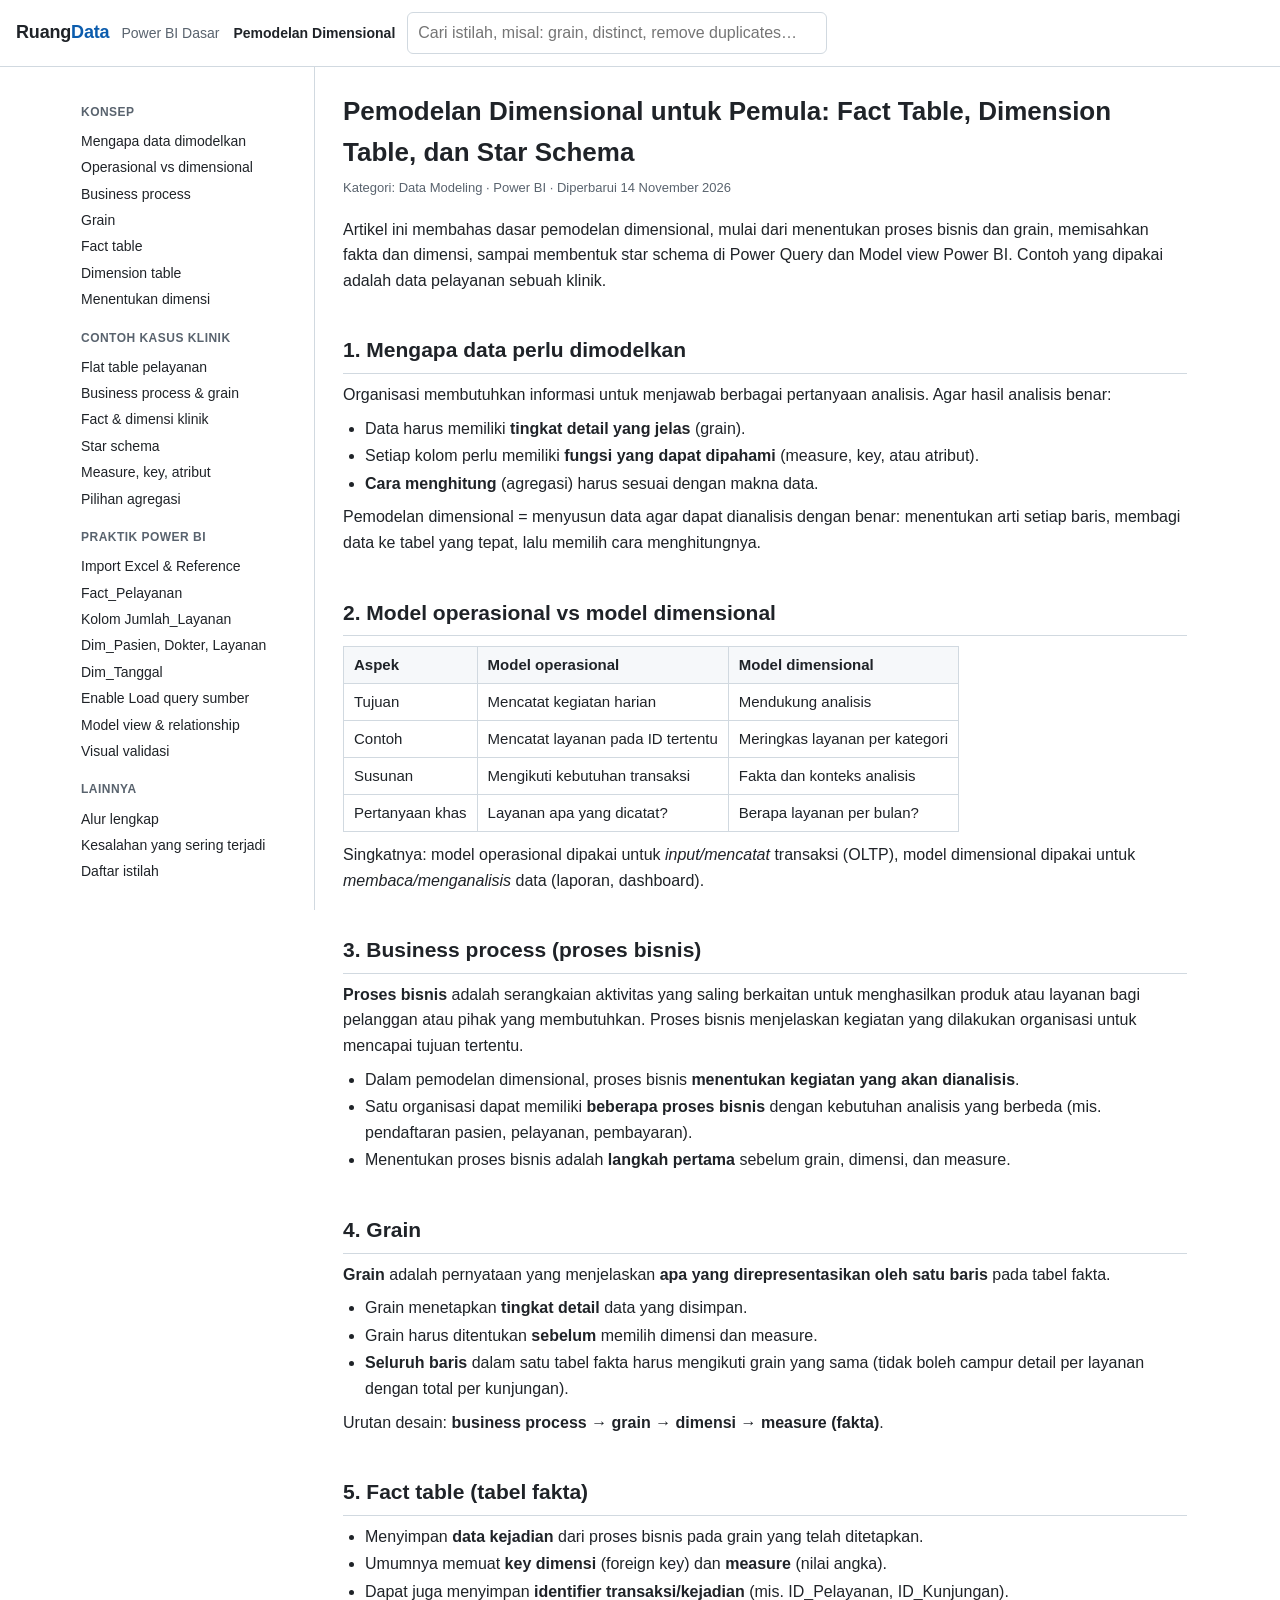
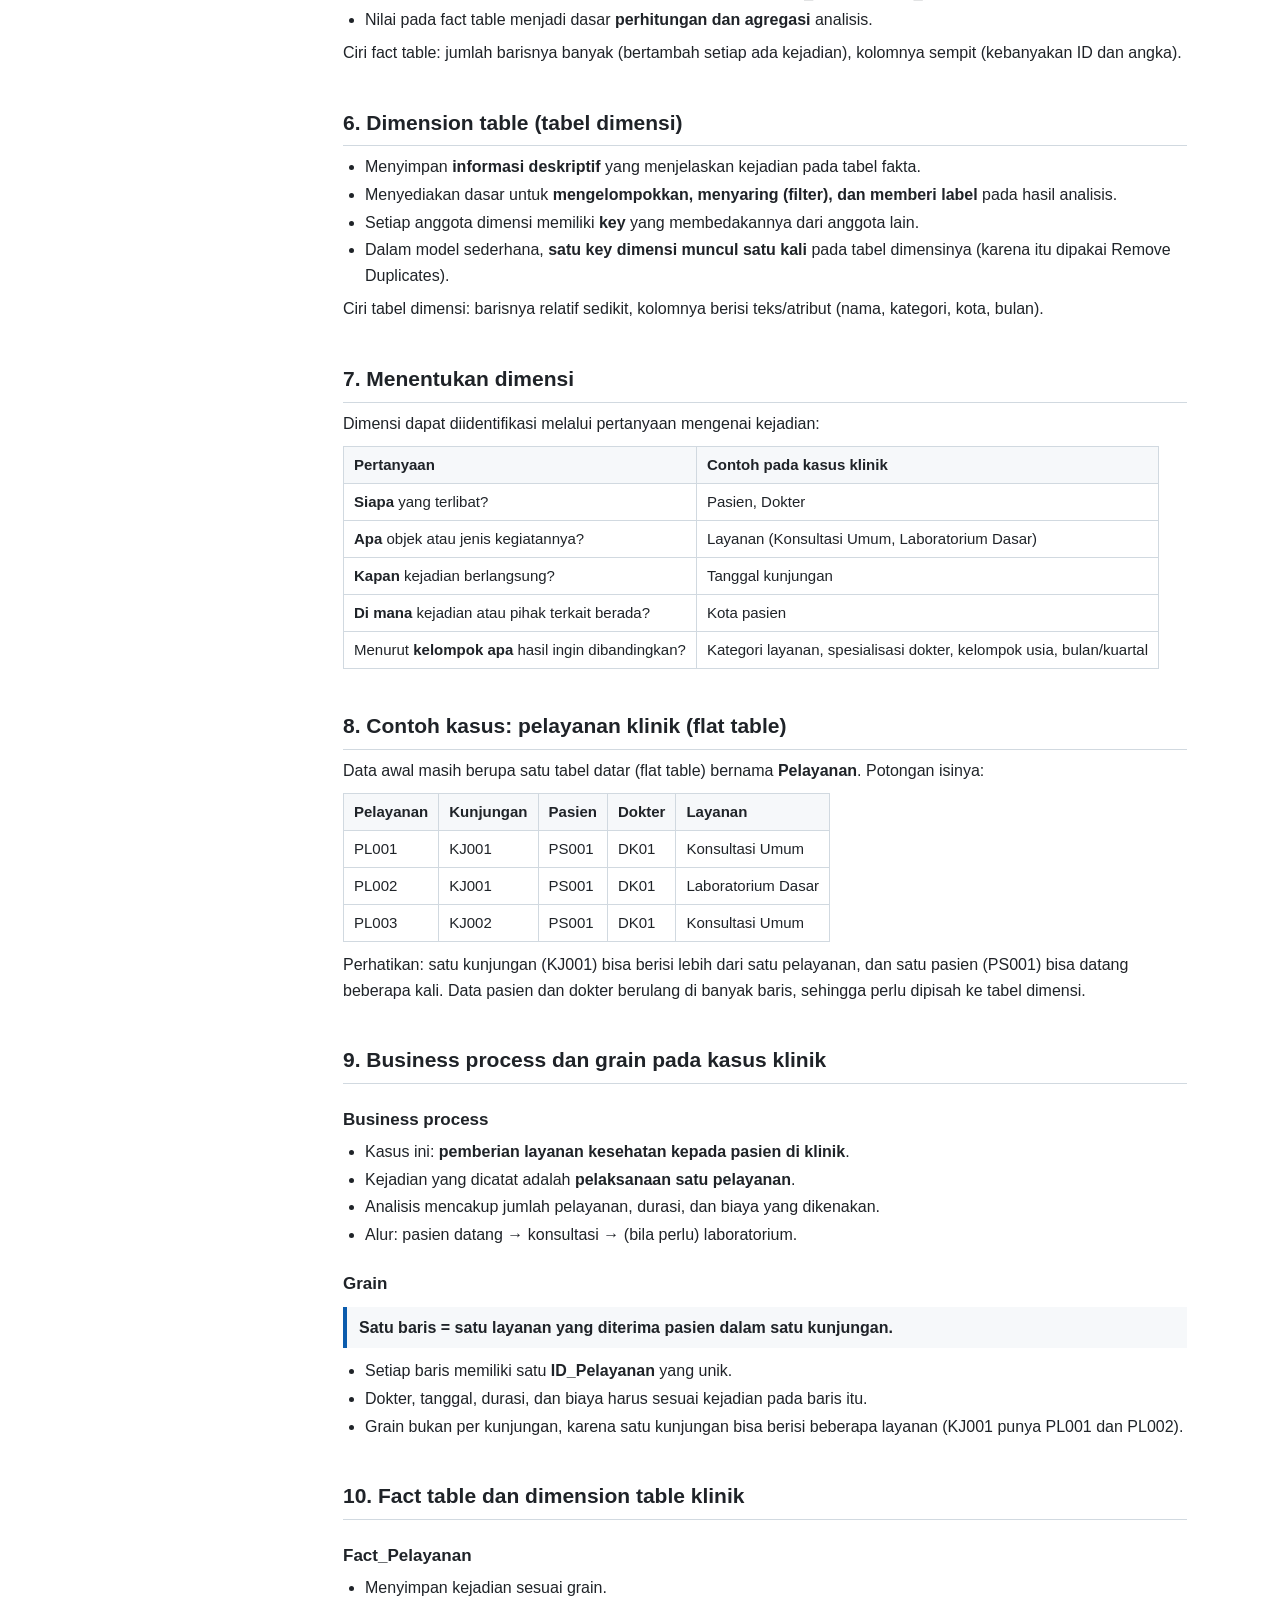
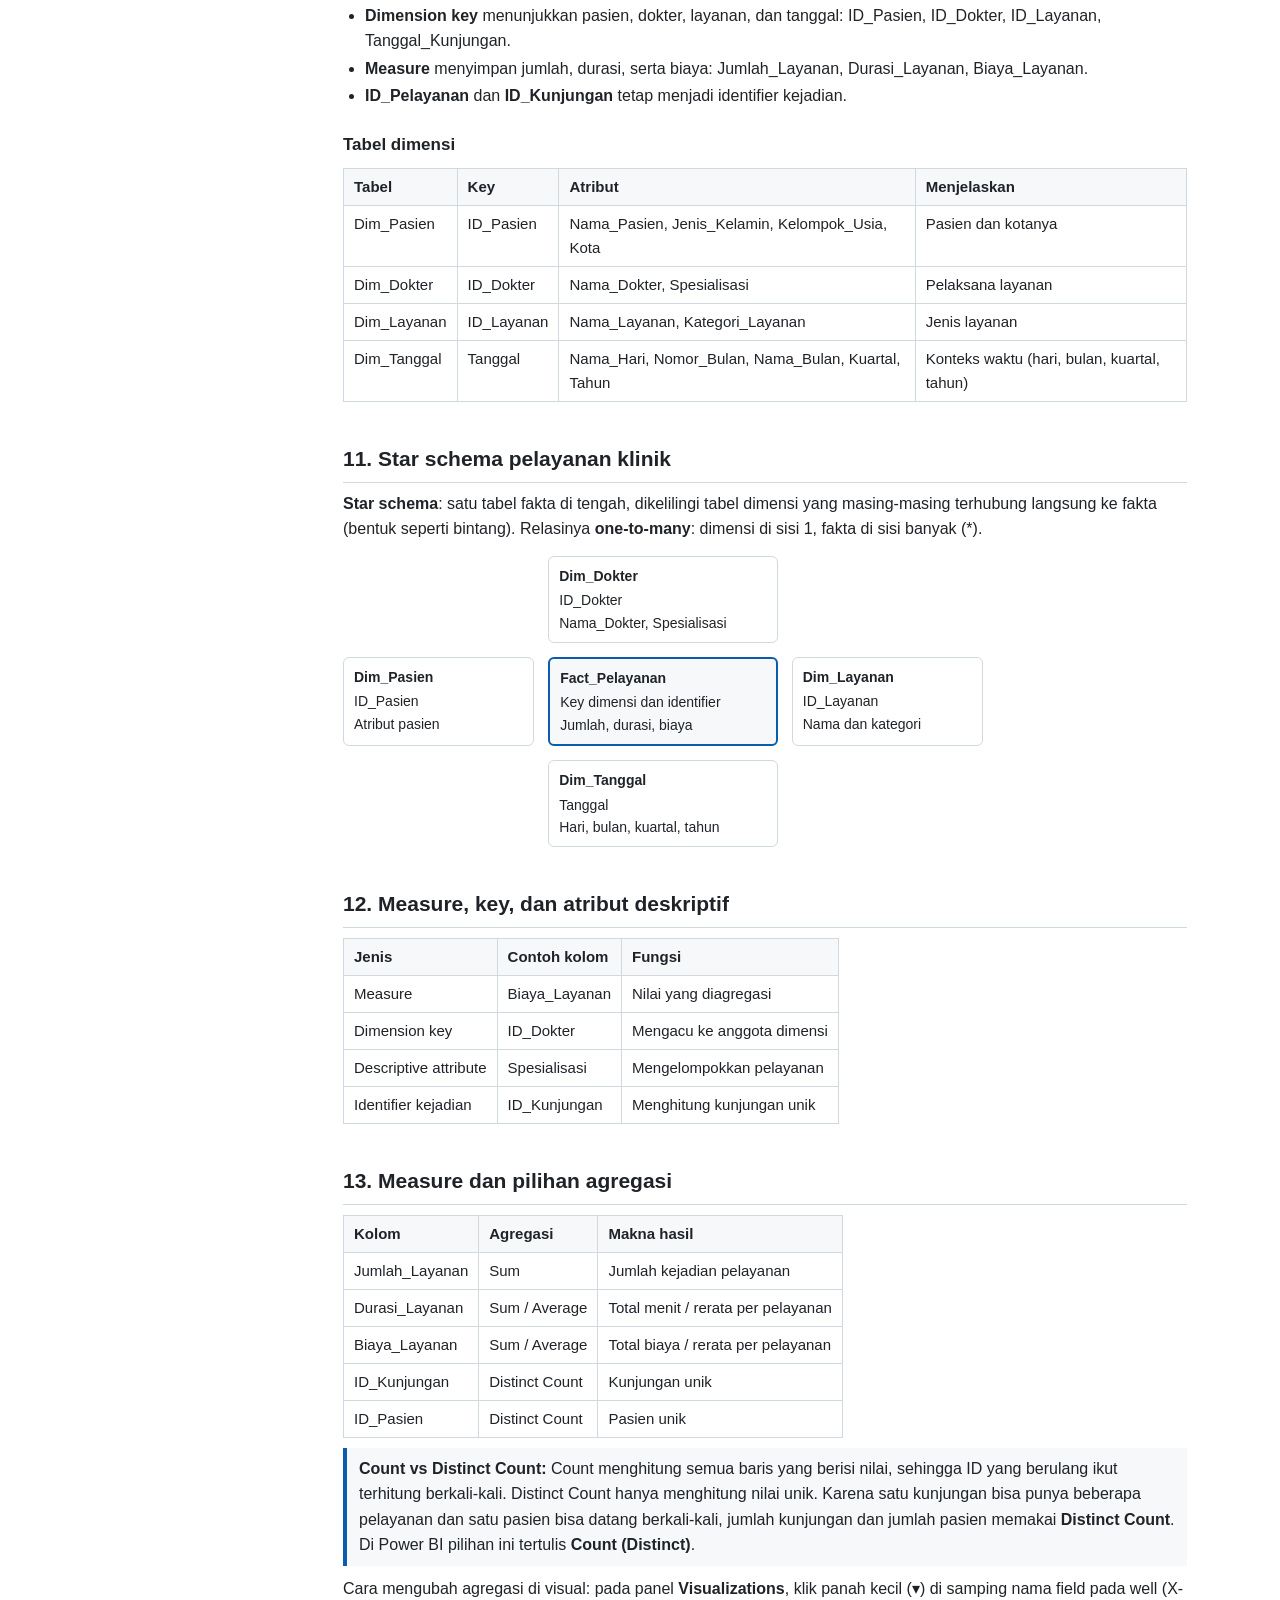
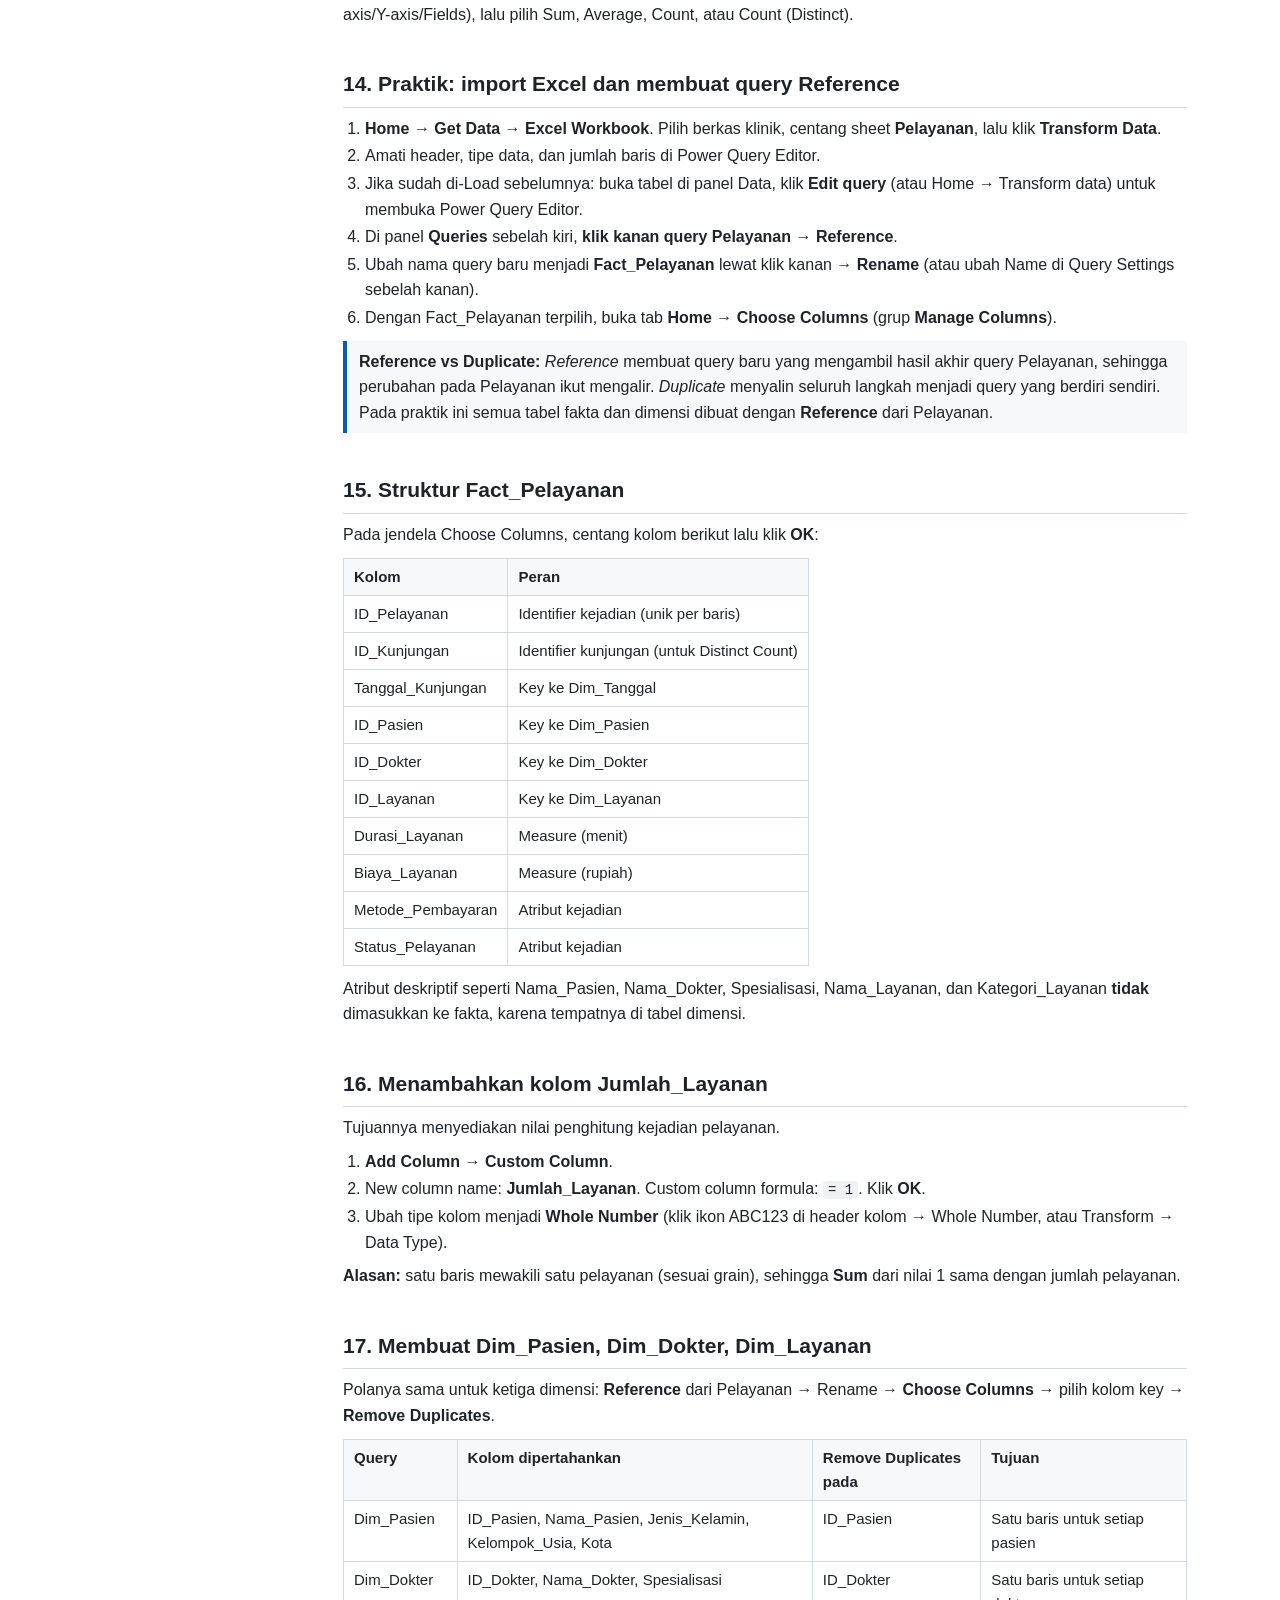
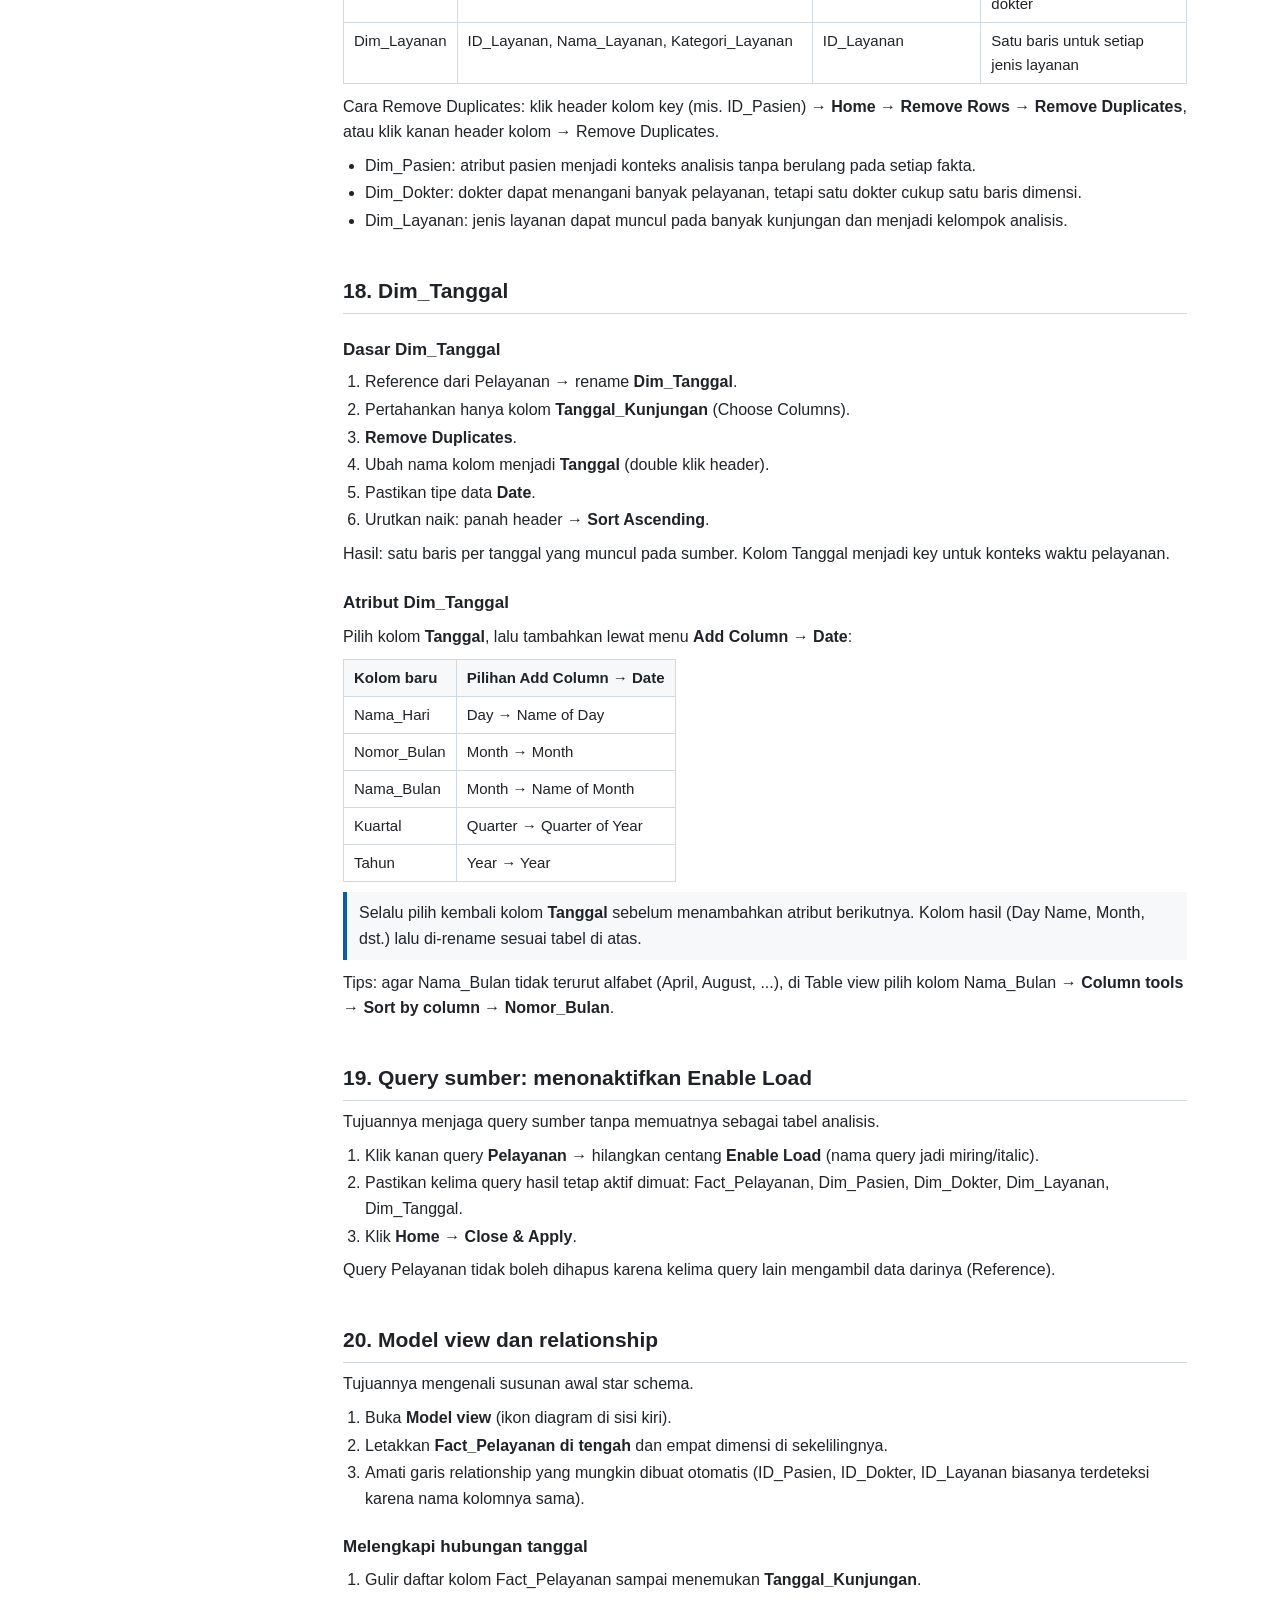
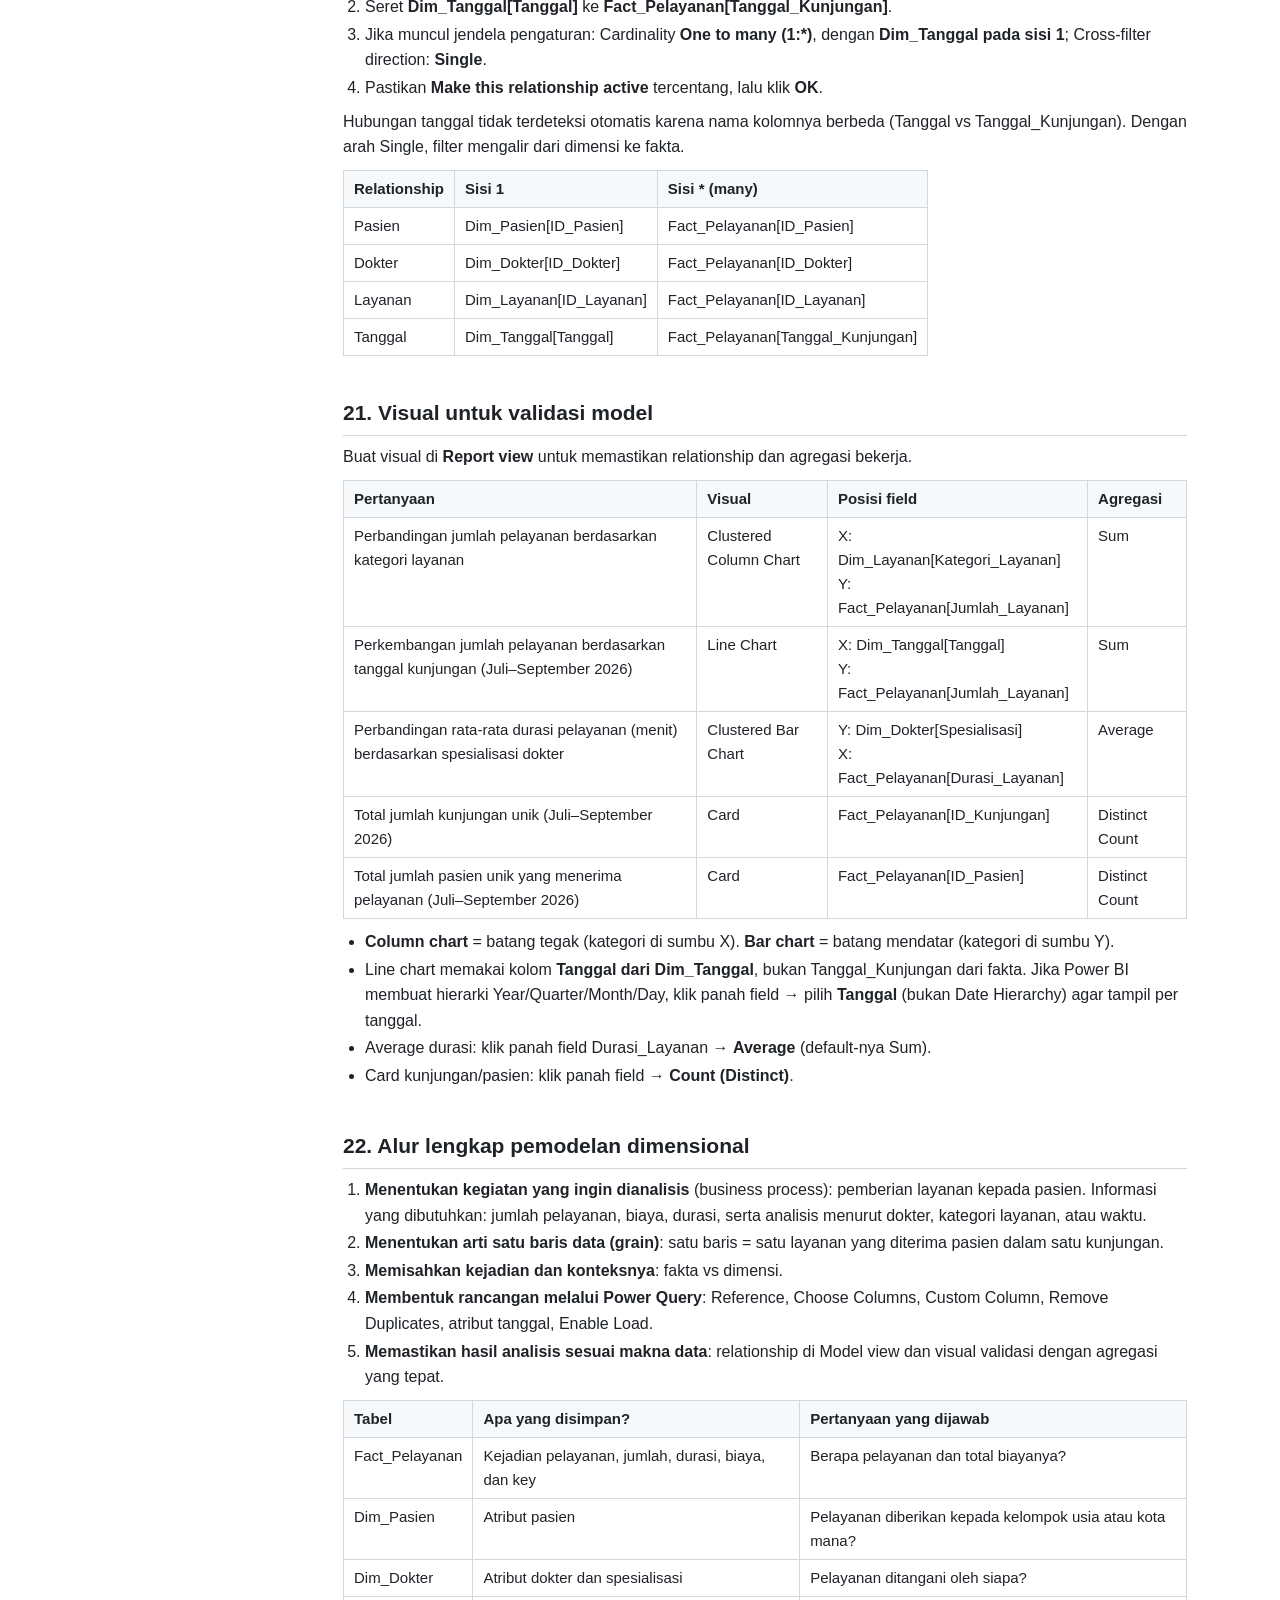
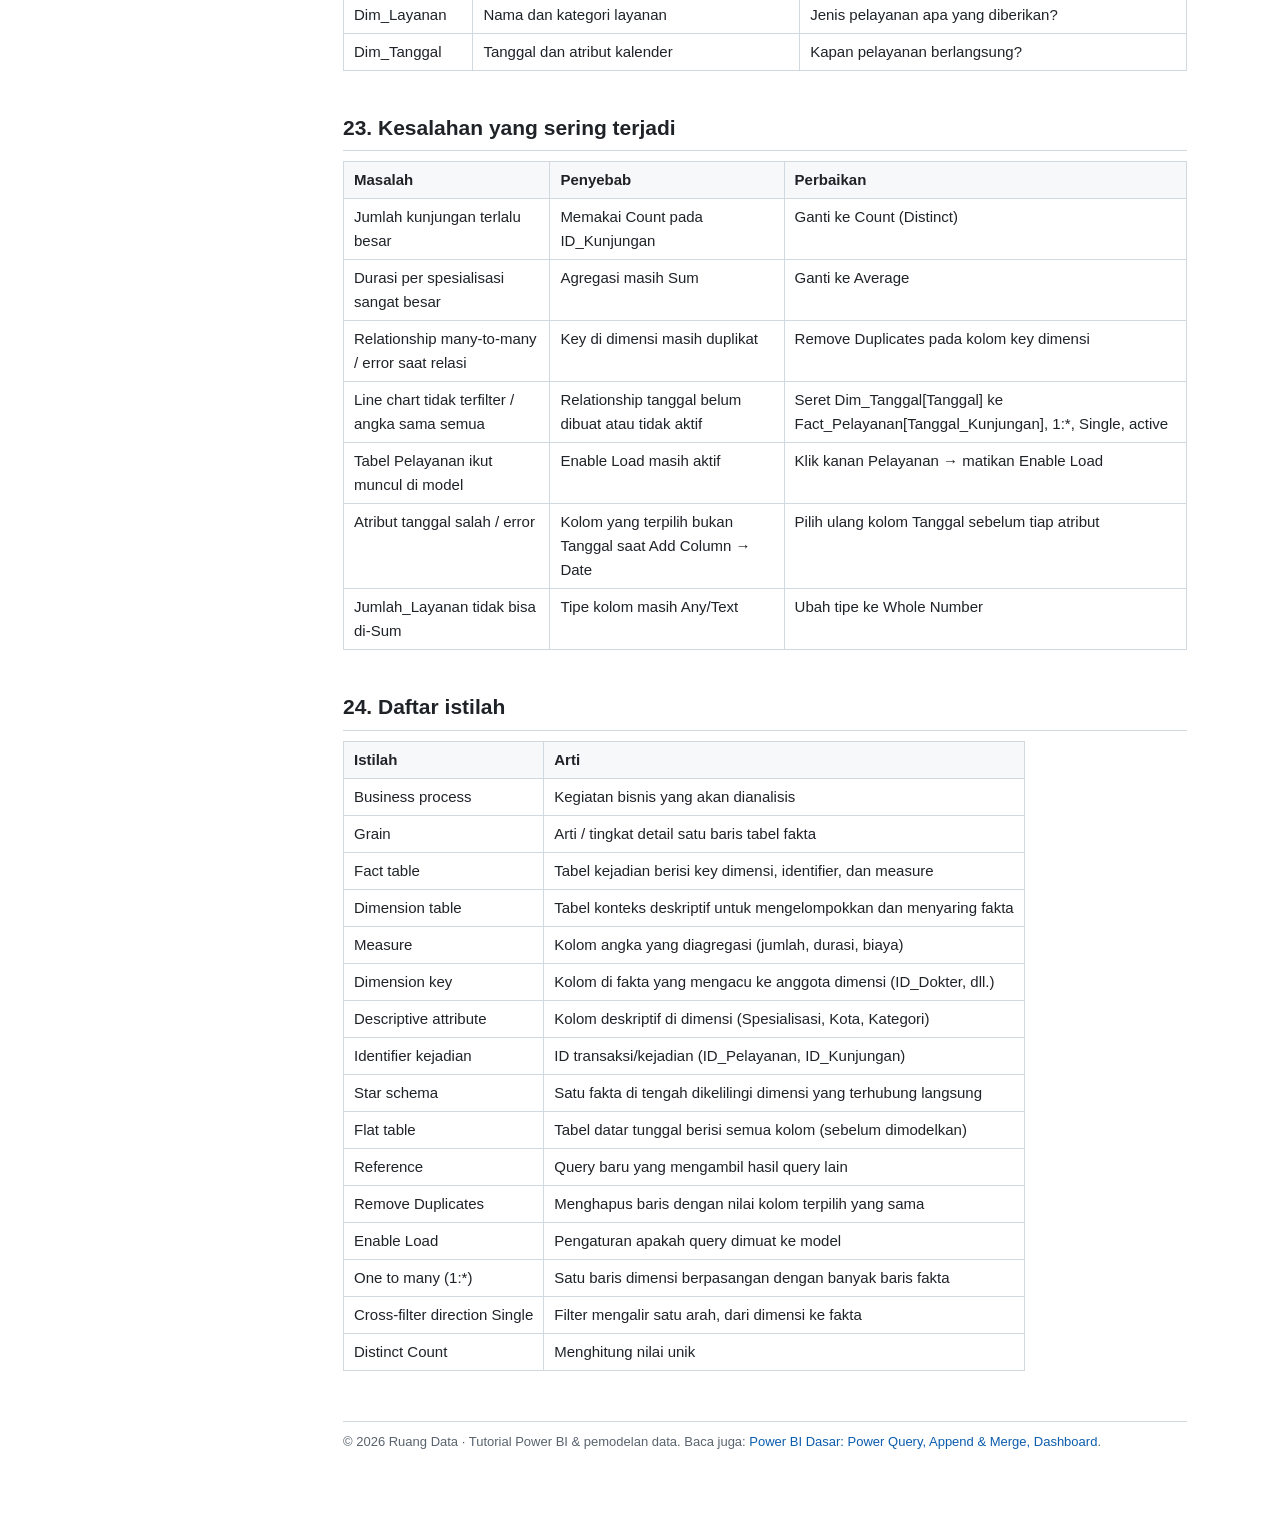
<file: pemodelan-dimensional.html>
<!doctype html>
<html lang="id">
<head>
<meta charset="utf-8">
<meta name="viewport" content="width=device-width, initial-scale=1">
<title>Pemodelan Dimensional: Fact Table, Dimension Table &amp; Star Schema di Power BI | Ruang Data</title>
<meta name="description" content="Dasar pemodelan dimensional: business process, grain, fact table, dimension table, measure dan agregasi, lalu membangun star schema di Power Query dan Model view Power BI.">
<link rel="stylesheet" href="assets/style.css">
</head>
<body>
<header class="top">
  <a class="brand" href="./">Ruang<span>Data</span></a>
  <nav class="menu"><a href="./">Power BI Dasar</a><a class="on" href="pemodelan-dimensional.html">Pemodelan Dimensional</a></nav>
  <input id="q" type="search" placeholder="Cari istilah, misal: grain, distinct, remove duplicates…">
  <span id="info"></span>
</header>

<div class="wrap">
<nav class="toc">
  <h4>Konsep</h4>
  <a href="#mengapa">Mengapa data dimodelkan</a>
  <a href="#operasional">Operasional vs dimensional</a>
  <a href="#bp">Business process</a>
  <a href="#grain">Grain</a>
  <a href="#fact">Fact table</a>
  <a href="#dim">Dimension table</a>
  <a href="#tentukan">Menentukan dimensi</a>
  <h4>Contoh kasus klinik</h4>
  <a href="#kasus">Flat table pelayanan</a>
  <a href="#kasus-grain">Business process &amp; grain</a>
  <a href="#kasus-tabel">Fact &amp; dimensi klinik</a>
  <a href="#star">Star schema</a>
  <a href="#jenis-kolom">Measure, key, atribut</a>
  <a href="#agregasi">Pilihan agregasi</a>
  <h4>Praktik Power BI</h4>
  <a href="#import">Import Excel &amp; Reference</a>
  <a href="#fact-pq">Fact_Pelayanan</a>
  <a href="#jumlah">Kolom Jumlah_Layanan</a>
  <a href="#dim-pq">Dim_Pasien, Dokter, Layanan</a>
  <a href="#tanggal">Dim_Tanggal</a>
  <a href="#load">Enable Load query sumber</a>
  <a href="#model">Model view &amp; relationship</a>
  <a href="#visual">Visual validasi</a>
  <h4>Lainnya</h4>
  <a href="#alur">Alur lengkap</a>
  <a href="#kesalahan">Kesalahan yang sering terjadi</a>
  <a href="#istilah">Daftar istilah</a>
</nav>

<main>
<h1>Pemodelan Dimensional untuk Pemula: Fact Table, Dimension Table, dan Star Schema</h1>
<p class="meta">Kategori: Data Modeling &middot; Power BI &middot; Diperbarui 14 November 2026</p>
<p>Artikel ini membahas dasar pemodelan dimensional, mulai dari menentukan proses bisnis dan grain, memisahkan fakta dan dimensi, sampai membentuk star schema di Power Query dan Model view Power BI. Contoh yang dipakai adalah data pelayanan sebuah klinik.</p>

<section id="mengapa">
<h2>1. Mengapa data perlu dimodelkan</h2>
<p>Organisasi membutuhkan informasi untuk menjawab berbagai pertanyaan analisis. Agar hasil analisis benar:</p>
<ul>
<li>Data harus memiliki <b>tingkat detail yang jelas</b> (grain).</li>
<li>Setiap kolom perlu memiliki <b>fungsi yang dapat dipahami</b> (measure, key, atau atribut).</li>
<li><b>Cara menghitung</b> (agregasi) harus sesuai dengan makna data.</li>
</ul>
<p>Pemodelan dimensional = menyusun data agar dapat dianalisis dengan benar: menentukan arti setiap baris, membagi data ke tabel yang tepat, lalu memilih cara menghitungnya.</p>
</section>

<section id="operasional">
<h2>2. Model operasional vs model dimensional</h2>
<table>
<tr><th>Aspek</th><th>Model operasional</th><th>Model dimensional</th></tr>
<tr><td>Tujuan</td><td>Mencatat kegiatan harian</td><td>Mendukung analisis</td></tr>
<tr><td>Contoh</td><td>Mencatat layanan pada ID tertentu</td><td>Meringkas layanan per kategori</td></tr>
<tr><td>Susunan</td><td>Mengikuti kebutuhan transaksi</td><td>Fakta dan konteks analisis</td></tr>
<tr><td>Pertanyaan khas</td><td>Layanan apa yang dicatat?</td><td>Berapa layanan per bulan?</td></tr>
</table>
<p>Singkatnya: model operasional dipakai untuk <i>input/mencatat</i> transaksi (OLTP), model dimensional dipakai untuk <i>membaca/menganalisis</i> data (laporan, dashboard).</p>
</section>

<section id="bp">
<h2>3. Business process (proses bisnis)</h2>
<p><b>Proses bisnis</b> adalah serangkaian aktivitas yang saling berkaitan untuk menghasilkan produk atau layanan bagi pelanggan atau pihak yang membutuhkan. Proses bisnis menjelaskan kegiatan yang dilakukan organisasi untuk mencapai tujuan tertentu.</p>
<ul>
<li>Dalam pemodelan dimensional, proses bisnis <b>menentukan kegiatan yang akan dianalisis</b>.</li>
<li>Satu organisasi dapat memiliki <b>beberapa proses bisnis</b> dengan kebutuhan analisis yang berbeda (mis. pendaftaran pasien, pelayanan, pembayaran).</li>
<li>Menentukan proses bisnis adalah <b>langkah pertama</b> sebelum grain, dimensi, dan measure.</li>
</ul>
</section>

<section id="grain">
<h2>4. Grain</h2>
<p><b>Grain</b> adalah pernyataan yang menjelaskan <b>apa yang direpresentasikan oleh satu baris</b> pada tabel fakta.</p>
<ul>
<li>Grain menetapkan <b>tingkat detail</b> data yang disimpan.</li>
<li>Grain harus ditentukan <b>sebelum</b> memilih dimensi dan measure.</li>
<li><b>Seluruh baris</b> dalam satu tabel fakta harus mengikuti grain yang sama (tidak boleh campur detail per layanan dengan total per kunjungan).</li>
</ul>
<p>Urutan desain: <b>business process &rarr; grain &rarr; dimensi &rarr; measure (fakta)</b>.</p>
</section>

<section id="fact">
<h2>5. Fact table (tabel fakta)</h2>
<ul>
<li>Menyimpan <b>data kejadian</b> dari proses bisnis pada grain yang telah ditetapkan.</li>
<li>Umumnya memuat <b>key dimensi</b> (foreign key) dan <b>measure</b> (nilai angka).</li>
<li>Dapat juga menyimpan <b>identifier transaksi/kejadian</b> (mis. ID_Pelayanan, ID_Kunjungan).</li>
<li>Nilai pada fact table menjadi dasar <b>perhitungan dan agregasi</b> analisis.</li>
</ul>
<p>Ciri fact table: jumlah barisnya banyak (bertambah setiap ada kejadian), kolomnya sempit (kebanyakan ID dan angka).</p>
</section>

<section id="dim">
<h2>6. Dimension table (tabel dimensi)</h2>
<ul>
<li>Menyimpan <b>informasi deskriptif</b> yang menjelaskan kejadian pada tabel fakta.</li>
<li>Menyediakan dasar untuk <b>mengelompokkan, menyaring (filter), dan memberi label</b> pada hasil analisis.</li>
<li>Setiap anggota dimensi memiliki <b>key</b> yang membedakannya dari anggota lain.</li>
<li>Dalam model sederhana, <b>satu key dimensi muncul satu kali</b> pada tabel dimensinya (karena itu dipakai Remove Duplicates).</li>
</ul>
<p>Ciri tabel dimensi: barisnya relatif sedikit, kolomnya berisi teks/atribut (nama, kategori, kota, bulan).</p>
</section>

<section id="tentukan">
<h2>7. Menentukan dimensi</h2>
<p>Dimensi dapat diidentifikasi melalui pertanyaan mengenai kejadian:</p>
<table>
<tr><th>Pertanyaan</th><th>Contoh pada kasus klinik</th></tr>
<tr><td><b>Siapa</b> yang terlibat?</td><td>Pasien, Dokter</td></tr>
<tr><td><b>Apa</b> objek atau jenis kegiatannya?</td><td>Layanan (Konsultasi Umum, Laboratorium Dasar)</td></tr>
<tr><td><b>Kapan</b> kejadian berlangsung?</td><td>Tanggal kunjungan</td></tr>
<tr><td><b>Di mana</b> kejadian atau pihak terkait berada?</td><td>Kota pasien</td></tr>
<tr><td>Menurut <b>kelompok apa</b> hasil ingin dibandingkan?</td><td>Kategori layanan, spesialisasi dokter, kelompok usia, bulan/kuartal</td></tr>
</table>
</section>

<section id="kasus">
<h2>8. Contoh kasus: pelayanan klinik (flat table)</h2>
<p>Data awal masih berupa satu tabel datar (flat table) bernama <b>Pelayanan</b>. Potongan isinya:</p>
<table>
<tr><th>Pelayanan</th><th>Kunjungan</th><th>Pasien</th><th>Dokter</th><th>Layanan</th></tr>
<tr><td>PL001</td><td>KJ001</td><td>PS001</td><td>DK01</td><td>Konsultasi Umum</td></tr>
<tr><td>PL002</td><td>KJ001</td><td>PS001</td><td>DK01</td><td>Laboratorium Dasar</td></tr>
<tr><td>PL003</td><td>KJ002</td><td>PS001</td><td>DK01</td><td>Konsultasi Umum</td></tr>
</table>
<p>Perhatikan: satu kunjungan (KJ001) bisa berisi lebih dari satu pelayanan, dan satu pasien (PS001) bisa datang beberapa kali. Data pasien dan dokter berulang di banyak baris, sehingga perlu dipisah ke tabel dimensi.</p>
</section>

<section id="kasus-grain">
<h2>9. Business process dan grain pada kasus klinik</h2>
<h3>Business process</h3>
<ul>
<li>Kasus ini: <b>pemberian layanan kesehatan kepada pasien di klinik</b>.</li>
<li>Kejadian yang dicatat adalah <b>pelaksanaan satu pelayanan</b>.</li>
<li>Analisis mencakup jumlah pelayanan, durasi, dan biaya yang dikenakan.</li>
<li>Alur: pasien datang &rarr; konsultasi &rarr; (bila perlu) laboratorium.</li>
</ul>
<h3>Grain</h3>
<div class="note"><b>Satu baris = satu layanan yang diterima pasien dalam satu kunjungan.</b></div>
<ul>
<li>Setiap baris memiliki satu <b>ID_Pelayanan</b> yang unik.</li>
<li>Dokter, tanggal, durasi, dan biaya harus sesuai kejadian pada baris itu.</li>
<li>Grain bukan per kunjungan, karena satu kunjungan bisa berisi beberapa layanan (KJ001 punya PL001 dan PL002).</li>
</ul>
</section>

<section id="kasus-tabel">
<h2>10. Fact table dan dimension table klinik</h2>
<h3>Fact_Pelayanan</h3>
<ul>
<li>Menyimpan kejadian sesuai grain.</li>
<li><b>Dimension key</b> menunjukkan pasien, dokter, layanan, dan tanggal: ID_Pasien, ID_Dokter, ID_Layanan, Tanggal_Kunjungan.</li>
<li><b>Measure</b> menyimpan jumlah, durasi, serta biaya: Jumlah_Layanan, Durasi_Layanan, Biaya_Layanan.</li>
<li><b>ID_Pelayanan</b> dan <b>ID_Kunjungan</b> tetap menjadi identifier kejadian.</li>
</ul>
<h3>Tabel dimensi</h3>
<table>
<tr><th>Tabel</th><th>Key</th><th>Atribut</th><th>Menjelaskan</th></tr>
<tr><td>Dim_Pasien</td><td>ID_Pasien</td><td>Nama_Pasien, Jenis_Kelamin, Kelompok_Usia, Kota</td><td>Pasien dan kotanya</td></tr>
<tr><td>Dim_Dokter</td><td>ID_Dokter</td><td>Nama_Dokter, Spesialisasi</td><td>Pelaksana layanan</td></tr>
<tr><td>Dim_Layanan</td><td>ID_Layanan</td><td>Nama_Layanan, Kategori_Layanan</td><td>Jenis layanan</td></tr>
<tr><td>Dim_Tanggal</td><td>Tanggal</td><td>Nama_Hari, Nomor_Bulan, Nama_Bulan, Kuartal, Tahun</td><td>Konteks waktu (hari, bulan, kuartal, tahun)</td></tr>
</table>
</section>

<section id="star">
<h2>11. Star schema pelayanan klinik</h2>
<p><b>Star schema</b>: satu tabel fakta di tengah, dikelilingi tabel dimensi yang masing-masing terhubung langsung ke fakta (bentuk seperti bintang). Relasinya <b>one-to-many</b>: dimensi di sisi 1, fakta di sisi banyak (*).</p>
<div class="star">
  <div class="t"><b>Dim_Dokter</b>ID_Dokter<br>Nama_Dokter, Spesialisasi</div>
  <div class="l"><b>Dim_Pasien</b>ID_Pasien<br>Atribut pasien</div>
  <div class="f"><b>Fact_Pelayanan</b>Key dimensi dan identifier<br>Jumlah, durasi, biaya</div>
  <div class="r"><b>Dim_Layanan</b>ID_Layanan<br>Nama dan kategori</div>
  <div class="b"><b>Dim_Tanggal</b>Tanggal<br>Hari, bulan, kuartal, tahun</div>
</div>
</section>

<section id="jenis-kolom">
<h2>12. Measure, key, dan atribut deskriptif</h2>
<table>
<tr><th>Jenis</th><th>Contoh kolom</th><th>Fungsi</th></tr>
<tr><td>Measure</td><td>Biaya_Layanan</td><td>Nilai yang diagregasi</td></tr>
<tr><td>Dimension key</td><td>ID_Dokter</td><td>Mengacu ke anggota dimensi</td></tr>
<tr><td>Descriptive attribute</td><td>Spesialisasi</td><td>Mengelompokkan pelayanan</td></tr>
<tr><td>Identifier kejadian</td><td>ID_Kunjungan</td><td>Menghitung kunjungan unik</td></tr>
</table>
</section>

<section id="agregasi">
<h2>13. Measure dan pilihan agregasi</h2>
<table>
<tr><th>Kolom</th><th>Agregasi</th><th>Makna hasil</th></tr>
<tr><td>Jumlah_Layanan</td><td>Sum</td><td>Jumlah kejadian pelayanan</td></tr>
<tr><td>Durasi_Layanan</td><td>Sum / Average</td><td>Total menit / rerata per pelayanan</td></tr>
<tr><td>Biaya_Layanan</td><td>Sum / Average</td><td>Total biaya / rerata per pelayanan</td></tr>
<tr><td>ID_Kunjungan</td><td>Distinct Count</td><td>Kunjungan unik</td></tr>
<tr><td>ID_Pasien</td><td>Distinct Count</td><td>Pasien unik</td></tr>
</table>
<div class="note"><b>Count vs Distinct Count:</b> Count menghitung semua baris yang berisi nilai, sehingga ID yang berulang ikut terhitung berkali-kali. Distinct Count hanya menghitung nilai unik. Karena satu kunjungan bisa punya beberapa pelayanan dan satu pasien bisa datang berkali-kali, jumlah kunjungan dan jumlah pasien memakai <b>Distinct Count</b>. Di Power BI pilihan ini tertulis <b>Count (Distinct)</b>.</div>
<p>Cara mengubah agregasi di visual: pada panel <b>Visualizations</b>, klik panah kecil (&#9662;) di samping nama field pada well (X-axis/Y-axis/Fields), lalu pilih Sum, Average, Count, atau Count (Distinct).</p>
</section>

<section id="import">
<h2>14. Praktik: import Excel dan membuat query Reference</h2>
<ol>
<li><b>Home &rarr; Get Data &rarr; Excel Workbook</b>. Pilih berkas klinik, centang sheet <b>Pelayanan</b>, lalu klik <b>Transform Data</b>.</li>
<li>Amati header, tipe data, dan jumlah baris di Power Query Editor.</li>
<li>Jika sudah di-Load sebelumnya: buka tabel di panel Data, klik <b>Edit query</b> (atau Home &rarr; Transform data) untuk membuka Power Query Editor.</li>
<li>Di panel <b>Queries</b> sebelah kiri, <b>klik kanan query Pelayanan &rarr; Reference</b>.</li>
<li>Ubah nama query baru menjadi <b>Fact_Pelayanan</b> lewat klik kanan &rarr; <b>Rename</b> (atau ubah Name di Query Settings sebelah kanan).</li>
<li>Dengan Fact_Pelayanan terpilih, buka tab <b>Home &rarr; Choose Columns</b> (grup <b>Manage Columns</b>).</li>
</ol>
<div class="note"><b>Reference vs Duplicate:</b> <i>Reference</i> membuat query baru yang mengambil hasil akhir query Pelayanan, sehingga perubahan pada Pelayanan ikut mengalir. <i>Duplicate</i> menyalin seluruh langkah menjadi query yang berdiri sendiri. Pada praktik ini semua tabel fakta dan dimensi dibuat dengan <b>Reference</b> dari Pelayanan.</div>
</section>

<section id="fact-pq">
<h2>15. Struktur Fact_Pelayanan</h2>
<p>Pada jendela Choose Columns, centang kolom berikut lalu klik <b>OK</b>:</p>
<table>
<tr><th>Kolom</th><th>Peran</th></tr>
<tr><td>ID_Pelayanan</td><td>Identifier kejadian (unik per baris)</td></tr>
<tr><td>ID_Kunjungan</td><td>Identifier kunjungan (untuk Distinct Count)</td></tr>
<tr><td>Tanggal_Kunjungan</td><td>Key ke Dim_Tanggal</td></tr>
<tr><td>ID_Pasien</td><td>Key ke Dim_Pasien</td></tr>
<tr><td>ID_Dokter</td><td>Key ke Dim_Dokter</td></tr>
<tr><td>ID_Layanan</td><td>Key ke Dim_Layanan</td></tr>
<tr><td>Durasi_Layanan</td><td>Measure (menit)</td></tr>
<tr><td>Biaya_Layanan</td><td>Measure (rupiah)</td></tr>
<tr><td>Metode_Pembayaran</td><td>Atribut kejadian</td></tr>
<tr><td>Status_Pelayanan</td><td>Atribut kejadian</td></tr>
</table>
<p>Atribut deskriptif seperti Nama_Pasien, Nama_Dokter, Spesialisasi, Nama_Layanan, dan Kategori_Layanan <b>tidak</b> dimasukkan ke fakta, karena tempatnya di tabel dimensi.</p>
</section>

<section id="jumlah">
<h2>16. Menambahkan kolom Jumlah_Layanan</h2>
<p>Tujuannya menyediakan nilai penghitung kejadian pelayanan.</p>
<ol>
<li><b>Add Column &rarr; Custom Column</b>.</li>
<li>New column name: <b>Jumlah_Layanan</b>. Custom column formula: <code>= 1</code>. Klik <b>OK</b>.</li>
<li>Ubah tipe kolom menjadi <b>Whole Number</b> (klik ikon ABC123 di header kolom &rarr; Whole Number, atau Transform &rarr; Data Type).</li>
</ol>
<p><b>Alasan:</b> satu baris mewakili satu pelayanan (sesuai grain), sehingga <b>Sum</b> dari nilai 1 sama dengan jumlah pelayanan.</p>
</section>

<section id="dim-pq">
<h2>17. Membuat Dim_Pasien, Dim_Dokter, Dim_Layanan</h2>
<p>Polanya sama untuk ketiga dimensi: <b>Reference</b> dari Pelayanan &rarr; Rename &rarr; <b>Choose Columns</b> &rarr; pilih kolom key &rarr; <b>Remove Duplicates</b>.</p>
<table>
<tr><th>Query</th><th>Kolom dipertahankan</th><th>Remove Duplicates pada</th><th>Tujuan</th></tr>
<tr><td>Dim_Pasien</td><td>ID_Pasien, Nama_Pasien, Jenis_Kelamin, Kelompok_Usia, Kota</td><td>ID_Pasien</td><td>Satu baris untuk setiap pasien</td></tr>
<tr><td>Dim_Dokter</td><td>ID_Dokter, Nama_Dokter, Spesialisasi</td><td>ID_Dokter</td><td>Satu baris untuk setiap dokter</td></tr>
<tr><td>Dim_Layanan</td><td>ID_Layanan, Nama_Layanan, Kategori_Layanan</td><td>ID_Layanan</td><td>Satu baris untuk setiap jenis layanan</td></tr>
</table>
<p>Cara Remove Duplicates: klik header kolom key (mis. ID_Pasien) &rarr; <b>Home &rarr; Remove Rows &rarr; Remove Duplicates</b>, atau klik kanan header kolom &rarr; Remove Duplicates.</p>
<ul>
<li>Dim_Pasien: atribut pasien menjadi konteks analisis tanpa berulang pada setiap fakta.</li>
<li>Dim_Dokter: dokter dapat menangani banyak pelayanan, tetapi satu dokter cukup satu baris dimensi.</li>
<li>Dim_Layanan: jenis layanan dapat muncul pada banyak kunjungan dan menjadi kelompok analisis.</li>
</ul>
</section>

<section id="tanggal">
<h2>18. Dim_Tanggal</h2>
<h3>Dasar Dim_Tanggal</h3>
<ol>
<li>Reference dari Pelayanan &rarr; rename <b>Dim_Tanggal</b>.</li>
<li>Pertahankan hanya kolom <b>Tanggal_Kunjungan</b> (Choose Columns).</li>
<li><b>Remove Duplicates</b>.</li>
<li>Ubah nama kolom menjadi <b>Tanggal</b> (double klik header).</li>
<li>Pastikan tipe data <b>Date</b>.</li>
<li>Urutkan naik: panah header &rarr; <b>Sort Ascending</b>.</li>
</ol>
<p>Hasil: satu baris per tanggal yang muncul pada sumber. Kolom Tanggal menjadi key untuk konteks waktu pelayanan.</p>
<h3>Atribut Dim_Tanggal</h3>
<p>Pilih kolom <b>Tanggal</b>, lalu tambahkan lewat menu <b>Add Column &rarr; Date</b>:</p>
<table>
<tr><th>Kolom baru</th><th>Pilihan Add Column &rarr; Date</th></tr>
<tr><td>Nama_Hari</td><td>Day &rarr; Name of Day</td></tr>
<tr><td>Nomor_Bulan</td><td>Month &rarr; Month</td></tr>
<tr><td>Nama_Bulan</td><td>Month &rarr; Name of Month</td></tr>
<tr><td>Kuartal</td><td>Quarter &rarr; Quarter of Year</td></tr>
<tr><td>Tahun</td><td>Year &rarr; Year</td></tr>
</table>
<div class="note">Selalu pilih kembali kolom <b>Tanggal</b> sebelum menambahkan atribut berikutnya. Kolom hasil (Day Name, Month, dst.) lalu di-rename sesuai tabel di atas.</div>
<p>Tips: agar Nama_Bulan tidak terurut alfabet (April, August, ...), di Table view pilih kolom Nama_Bulan &rarr; <b>Column tools &rarr; Sort by column &rarr; Nomor_Bulan</b>.</p>
</section>

<section id="load">
<h2>19. Query sumber: menonaktifkan Enable Load</h2>
<p>Tujuannya menjaga query sumber tanpa memuatnya sebagai tabel analisis.</p>
<ol>
<li>Klik kanan query <b>Pelayanan</b> &rarr; hilangkan centang <b>Enable Load</b> (nama query jadi miring/italic).</li>
<li>Pastikan kelima query hasil tetap aktif dimuat: Fact_Pelayanan, Dim_Pasien, Dim_Dokter, Dim_Layanan, Dim_Tanggal.</li>
<li>Klik <b>Home &rarr; Close &amp; Apply</b>.</li>
</ol>
<p>Query Pelayanan tidak boleh dihapus karena kelima query lain mengambil data darinya (Reference).</p>
</section>

<section id="model">
<h2>20. Model view dan relationship</h2>
<p>Tujuannya mengenali susunan awal star schema.</p>
<ol>
<li>Buka <b>Model view</b> (ikon diagram di sisi kiri).</li>
<li>Letakkan <b>Fact_Pelayanan di tengah</b> dan empat dimensi di sekelilingnya.</li>
<li>Amati garis relationship yang mungkin dibuat otomatis (ID_Pasien, ID_Dokter, ID_Layanan biasanya terdeteksi karena nama kolomnya sama).</li>
</ol>
<h3>Melengkapi hubungan tanggal</h3>
<ol>
<li>Gulir daftar kolom Fact_Pelayanan sampai menemukan <b>Tanggal_Kunjungan</b>.</li>
<li>Seret <b>Dim_Tanggal[Tanggal]</b> ke <b>Fact_Pelayanan[Tanggal_Kunjungan]</b>.</li>
<li>Jika muncul jendela pengaturan: Cardinality <b>One to many (1:*)</b>, dengan <b>Dim_Tanggal pada sisi 1</b>; Cross-filter direction: <b>Single</b>.</li>
<li>Pastikan <b>Make this relationship active</b> tercentang, lalu klik <b>OK</b>.</li>
</ol>
<p>Hubungan tanggal tidak terdeteksi otomatis karena nama kolomnya berbeda (Tanggal vs Tanggal_Kunjungan). Dengan arah Single, filter mengalir dari dimensi ke fakta.</p>
<table>
<tr><th>Relationship</th><th>Sisi 1</th><th>Sisi * (many)</th></tr>
<tr><td>Pasien</td><td>Dim_Pasien[ID_Pasien]</td><td>Fact_Pelayanan[ID_Pasien]</td></tr>
<tr><td>Dokter</td><td>Dim_Dokter[ID_Dokter]</td><td>Fact_Pelayanan[ID_Dokter]</td></tr>
<tr><td>Layanan</td><td>Dim_Layanan[ID_Layanan]</td><td>Fact_Pelayanan[ID_Layanan]</td></tr>
<tr><td>Tanggal</td><td>Dim_Tanggal[Tanggal]</td><td>Fact_Pelayanan[Tanggal_Kunjungan]</td></tr>
</table>
</section>

<section id="visual">
<h2>21. Visual untuk validasi model</h2>
<p>Buat visual di <b>Report view</b> untuk memastikan relationship dan agregasi bekerja.</p>
<table>
<tr><th>Pertanyaan</th><th>Visual</th><th>Posisi field</th><th>Agregasi</th></tr>
<tr><td>Perbandingan jumlah pelayanan berdasarkan kategori layanan</td><td>Clustered Column Chart</td><td>X: Dim_Layanan[Kategori_Layanan]<br>Y: Fact_Pelayanan[Jumlah_Layanan]</td><td>Sum</td></tr>
<tr><td>Perkembangan jumlah pelayanan berdasarkan tanggal kunjungan (Juli&ndash;September 2026)</td><td>Line Chart</td><td>X: Dim_Tanggal[Tanggal]<br>Y: Fact_Pelayanan[Jumlah_Layanan]</td><td>Sum</td></tr>
<tr><td>Perbandingan rata-rata durasi pelayanan (menit) berdasarkan spesialisasi dokter</td><td>Clustered Bar Chart</td><td>Y: Dim_Dokter[Spesialisasi]<br>X: Fact_Pelayanan[Durasi_Layanan]</td><td>Average</td></tr>
<tr><td>Total jumlah kunjungan unik (Juli&ndash;September 2026)</td><td>Card</td><td>Fact_Pelayanan[ID_Kunjungan]</td><td>Distinct Count</td></tr>
<tr><td>Total jumlah pasien unik yang menerima pelayanan (Juli&ndash;September 2026)</td><td>Card</td><td>Fact_Pelayanan[ID_Pasien]</td><td>Distinct Count</td></tr>
</table>
<ul>
<li><b>Column chart</b> = batang tegak (kategori di sumbu X). <b>Bar chart</b> = batang mendatar (kategori di sumbu Y).</li>
<li>Line chart memakai kolom <b>Tanggal dari Dim_Tanggal</b>, bukan Tanggal_Kunjungan dari fakta. Jika Power BI membuat hierarki Year/Quarter/Month/Day, klik panah field &rarr; pilih <b>Tanggal</b> (bukan Date Hierarchy) agar tampil per tanggal.</li>
<li>Average durasi: klik panah field Durasi_Layanan &rarr; <b>Average</b> (default-nya Sum).</li>
<li>Card kunjungan/pasien: klik panah field &rarr; <b>Count (Distinct)</b>.</li>
</ul>
</section>

<section id="alur">
<h2>22. Alur lengkap pemodelan dimensional</h2>
<ol>
<li><b>Menentukan kegiatan yang ingin dianalisis</b> (business process): pemberian layanan kepada pasien. Informasi yang dibutuhkan: jumlah pelayanan, biaya, durasi, serta analisis menurut dokter, kategori layanan, atau waktu.</li>
<li><b>Menentukan arti satu baris data (grain)</b>: satu baris = satu layanan yang diterima pasien dalam satu kunjungan.</li>
<li><b>Memisahkan kejadian dan konteksnya</b>: fakta vs dimensi.</li>
<li><b>Membentuk rancangan melalui Power Query</b>: Reference, Choose Columns, Custom Column, Remove Duplicates, atribut tanggal, Enable Load.</li>
<li><b>Memastikan hasil analisis sesuai makna data</b>: relationship di Model view dan visual validasi dengan agregasi yang tepat.</li>
</ol>
<table>
<tr><th>Tabel</th><th>Apa yang disimpan?</th><th>Pertanyaan yang dijawab</th></tr>
<tr><td>Fact_Pelayanan</td><td>Kejadian pelayanan, jumlah, durasi, biaya, dan key</td><td>Berapa pelayanan dan total biayanya?</td></tr>
<tr><td>Dim_Pasien</td><td>Atribut pasien</td><td>Pelayanan diberikan kepada kelompok usia atau kota mana?</td></tr>
<tr><td>Dim_Dokter</td><td>Atribut dokter dan spesialisasi</td><td>Pelayanan ditangani oleh siapa?</td></tr>
<tr><td>Dim_Layanan</td><td>Nama dan kategori layanan</td><td>Jenis pelayanan apa yang diberikan?</td></tr>
<tr><td>Dim_Tanggal</td><td>Tanggal dan atribut kalender</td><td>Kapan pelayanan berlangsung?</td></tr>
</table>
</section>

<section id="kesalahan">
<h2>23. Kesalahan yang sering terjadi</h2>
<table>
<tr><th>Masalah</th><th>Penyebab</th><th>Perbaikan</th></tr>
<tr><td>Jumlah kunjungan terlalu besar</td><td>Memakai Count pada ID_Kunjungan</td><td>Ganti ke Count (Distinct)</td></tr>
<tr><td>Durasi per spesialisasi sangat besar</td><td>Agregasi masih Sum</td><td>Ganti ke Average</td></tr>
<tr><td>Relationship many-to-many / error saat relasi</td><td>Key di dimensi masih duplikat</td><td>Remove Duplicates pada kolom key dimensi</td></tr>
<tr><td>Line chart tidak terfilter / angka sama semua</td><td>Relationship tanggal belum dibuat atau tidak aktif</td><td>Seret Dim_Tanggal[Tanggal] ke Fact_Pelayanan[Tanggal_Kunjungan], 1:*, Single, active</td></tr>
<tr><td>Tabel Pelayanan ikut muncul di model</td><td>Enable Load masih aktif</td><td>Klik kanan Pelayanan &rarr; matikan Enable Load</td></tr>
<tr><td>Atribut tanggal salah / error</td><td>Kolom yang terpilih bukan Tanggal saat Add Column &rarr; Date</td><td>Pilih ulang kolom Tanggal sebelum tiap atribut</td></tr>
<tr><td>Jumlah_Layanan tidak bisa di-Sum</td><td>Tipe kolom masih Any/Text</td><td>Ubah tipe ke Whole Number</td></tr>
</table>
</section>

<section id="istilah">
<h2>24. Daftar istilah</h2>
<table>
<tr><th>Istilah</th><th>Arti</th></tr>
<tr><td>Business process</td><td>Kegiatan bisnis yang akan dianalisis</td></tr>
<tr><td>Grain</td><td>Arti / tingkat detail satu baris tabel fakta</td></tr>
<tr><td>Fact table</td><td>Tabel kejadian berisi key dimensi, identifier, dan measure</td></tr>
<tr><td>Dimension table</td><td>Tabel konteks deskriptif untuk mengelompokkan dan menyaring fakta</td></tr>
<tr><td>Measure</td><td>Kolom angka yang diagregasi (jumlah, durasi, biaya)</td></tr>
<tr><td>Dimension key</td><td>Kolom di fakta yang mengacu ke anggota dimensi (ID_Dokter, dll.)</td></tr>
<tr><td>Descriptive attribute</td><td>Kolom deskriptif di dimensi (Spesialisasi, Kota, Kategori)</td></tr>
<tr><td>Identifier kejadian</td><td>ID transaksi/kejadian (ID_Pelayanan, ID_Kunjungan)</td></tr>
<tr><td>Star schema</td><td>Satu fakta di tengah dikelilingi dimensi yang terhubung langsung</td></tr>
<tr><td>Flat table</td><td>Tabel datar tunggal berisi semua kolom (sebelum dimodelkan)</td></tr>
<tr><td>Reference</td><td>Query baru yang mengambil hasil query lain</td></tr>
<tr><td>Remove Duplicates</td><td>Menghapus baris dengan nilai kolom terpilih yang sama</td></tr>
<tr><td>Enable Load</td><td>Pengaturan apakah query dimuat ke model</td></tr>
<tr><td>One to many (1:*)</td><td>Satu baris dimensi berpasangan dengan banyak baris fakta</td></tr>
<tr><td>Cross-filter direction Single</td><td>Filter mengalir satu arah, dari dimensi ke fakta</td></tr>
<tr><td>Distinct Count</td><td>Menghitung nilai unik</td></tr>
</table>
<footer>&copy; 2026 Ruang Data &middot; Tutorial Power BI &amp; pemodelan data. Baca juga: <a href="./">Power BI Dasar: Power Query, Append &amp; Merge, Dashboard</a>.</footer>
</section>
</main>
</div>

<script src="assets/cari.js"></script>
</body>
</html>
</file>
<file: assets/style.css>
:root{
  --bg:#ffffff; --fg:#1f2328; --muted:#59636e; --line:#d1d9e0; --soft:#f6f8fa;
  --accent:#0b5cad; --mark:#fff3b0; --code:#eff1f3;
}
*{box-sizing:border-box}
html{scroll-behavior:smooth}
body{margin:0;background:var(--bg);color:var(--fg);font:16px/1.6 -apple-system,"Segoe UI",Roboto,Helvetica,Arial,sans-serif}
a{color:var(--accent);text-decoration:none}
a:hover{text-decoration:underline}
header.top{border-bottom:1px solid var(--line);padding:12px 16px;display:flex;gap:12px;align-items:center;flex-wrap:wrap;position:sticky;top:0;background:var(--bg);z-index:5}
header.top strong{font-size:17px}
#q{flex:1;min-width:200px;max-width:420px;padding:7px 10px;border:1px solid var(--line);border-radius:6px;font:inherit}
#info{color:var(--muted);font-size:13px}
.wrap{display:flex;max-width:1150px;margin:0 auto}
nav.toc{width:250px;flex-shrink:0;padding:20px 16px;border-right:1px solid var(--line);position:sticky;top:57px;height:calc(100vh - 57px);overflow:auto;font-size:14px}
nav.toc h4{margin:16px 0 6px;font-size:12px;text-transform:uppercase;color:var(--muted);letter-spacing:.04em}
nav.toc a{display:block;padding:2px 0;color:var(--fg)}
nav.toc a:hover{color:var(--accent)}
main{flex:1;min-width:0;padding:20px 28px 80px}
h1{font-size:26px;margin:4px 0 4px}
h2{font-size:21px;margin:40px 0 8px;padding-bottom:6px;border-bottom:1px solid var(--line)}
h3{font-size:17px;margin:22px 0 6px}
p{margin:8px 0}
ol,ul{padding-left:22px;margin:6px 0}
li{margin:2px 0}
table{border-collapse:collapse;width:100%;margin:10px 0;font-size:15px;display:block;overflow-x:auto}
th,td{border:1px solid var(--line);padding:6px 10px;text-align:left;vertical-align:top}
th{background:var(--soft)}
code,kbd{background:var(--code);padding:1px 5px;border-radius:4px;font:14px/1.4 Consolas,Menlo,monospace}
.note{border-left:4px solid var(--accent);background:var(--soft);padding:8px 12px;margin:10px 0}
.sub{color:var(--muted);font-size:14px}
section.hide{display:none}
mark{background:var(--mark);padding:0}
footer{color:var(--muted);font-size:13px;margin-top:50px;border-top:1px solid var(--line);padding-top:10px}
@media (max-width:820px){
  nav.toc{display:none}
  main{padding:16px}
}
header.top .brand{font-size:18px;font-weight:700;color:var(--fg);letter-spacing:-.01em}
header.top .brand span{color:var(--accent)}
header.top nav.menu{display:flex;gap:14px;font-size:14px}
header.top nav.menu a{color:var(--muted)}
header.top nav.menu a.on{color:var(--fg);font-weight:600}
.meta{color:var(--muted);font-size:13px;margin:0 0 18px}
.star{display:grid;grid-template-columns:1fr 1.2fr 1fr;grid-template-rows:auto auto auto;gap:14px;max-width:640px;margin:14px 0;font-size:14px}
.star div{border:1px solid var(--line);border-radius:6px;padding:8px 10px;background:#fff}
.star b{display:block;margin-bottom:2px}
.star .f{grid-column:2;grid-row:2;border:2px solid var(--accent);background:var(--soft)}
.star .t{grid-column:2;grid-row:1}.star .l{grid-column:1;grid-row:2}.star .r{grid-column:3;grid-row:2}.star .b{grid-column:2;grid-row:3}
@media (max-width:560px){.star{grid-template-columns:1fr}.star div{grid-column:1!important;grid-row:auto!important}}
</file>
